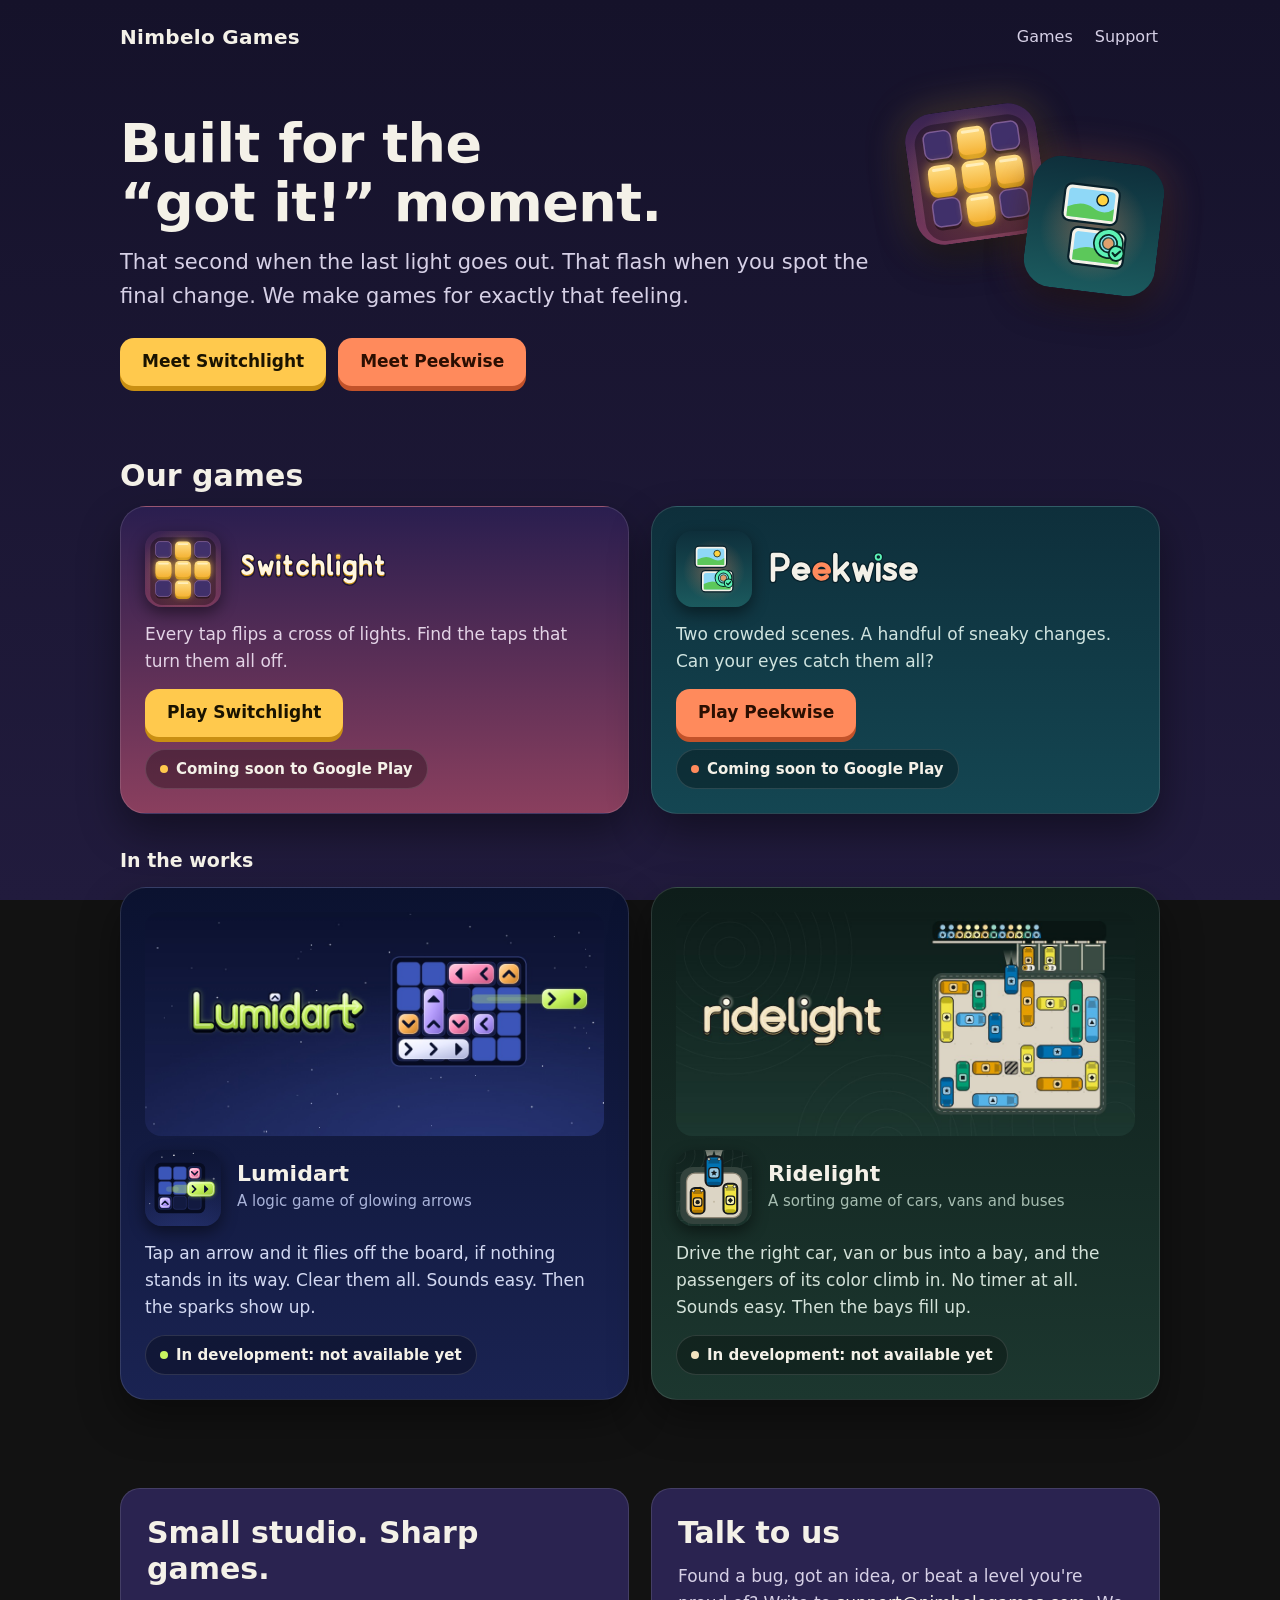
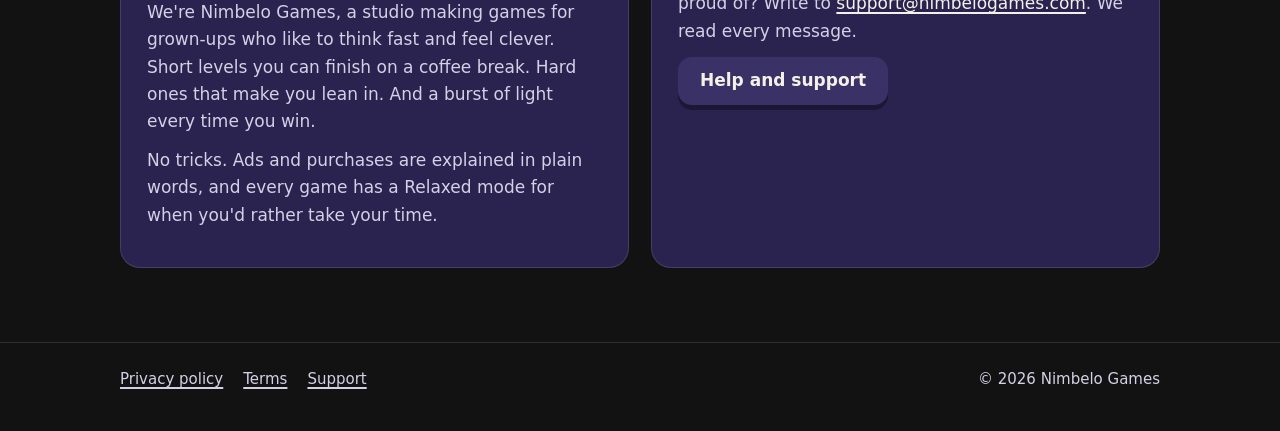
<file: index.html>
<!doctype html>
<html lang="en">
<head>
<meta charset="utf-8">
<meta name="viewport" content="width=device-width, initial-scale=1">
<title>Nimbelo Games: Switchlight and Peekwise</title>
<meta name="description" content="Two games built for that &quot;got it!&quot; moment. Switch off every light in Switchlight. Spot every sneaky change in Peekwise. Coming soon to Google Play. Next in the works: Lumidart and Ridelight.">
<meta name="theme-color" content="#15122A">
<link rel="icon" href="/assets/favicon.svg?v=a6698d24" type="image/svg+xml">
<link rel="stylesheet" href="/site.css?v=e7bec332">
</head>
<body class="studio">
<a class="skip" href="#main">Skip to content</a>
<header class="site-header"><div class="wrap">
  <a class="studio-name" href="/">Nimbelo Games</a>
  <nav class="site-nav" aria-label="Main"><a href="#games">Games</a><a href="/support/">Support</a></nav>
</div></header>

<main id="main">
  <div class="wrap hero">
    <div class="hero-icons" aria-hidden="true">
      <img class="sl" src="/assets/switchlight-icon.svg" alt="" width="120" height="120">
      <img class="pw" src="/assets/peekwise-icon-full.svg" alt="" width="120" height="120">
    </div>
    <h1>Built for the<br>&ldquo;got it!&rdquo; moment.</h1>
    <p class="lead">That second when the last light goes out. That flash when you spot the final change. We make games for exactly that feeling.</p>
    <div class="hero-actions"><a class="btn switchlight" href="/switchlight/">Meet Switchlight</a><a class="btn peekwise" href="/peekwise/">Meet Peekwise</a></div>
  </div>

  <section id="games" aria-labelledby="games-h"><div class="wrap">
    <h2 id="games-h">Our games</h2>
    <div class="games">
      <article class="game-card switchlight">
        <div class="head">
          <img class="icon" src="/assets/switchlight-icon.svg" alt="" width="76" height="76">
          <img class="wordmark" src="/assets/switchlight-wordmark.svg" alt="Switchlight" height="38">
        </div>
        <p>Every tap flips a cross of lights. Find the taps that turn them all off.</p>
        <div class="actions"><a class="btn" href="/switchlight/">Play Switchlight</a><span class="soon">Coming soon to Google Play</span></div>
      </article>
      <article class="game-card peekwise">
        <div class="head">
          <img class="icon" src="/assets/peekwise-icon-full.svg" alt="" width="76" height="76">
          <img class="wordmark" src="/assets/peekwise-wordmark-flat.svg" alt="Peekwise" height="38">
        </div>
        <p>Two crowded scenes. A handful of sneaky changes. Can your eyes catch them all?</p>
        <div class="actions"><a class="btn" href="/peekwise/">Play Peekwise</a><span class="soon">Coming soon to Google Play</span></div>
      </article>
    </div>
    <h3 id="next-h" class="next-h">In the works</h3>
    <div class="games next" aria-labelledby="next-h">
      <article class="game-card lumidart">
        <img class="banner" src="/assets/lumidart-feature.jpg" alt="" width="1024" height="500" loading="lazy">
        <div class="head">
          <img class="icon" src="/assets/lumidart-icon.svg" alt="" width="76" height="76">
          <div><h4 class="game-name">Lumidart</h4><span class="tag">A logic game of glowing arrows</span></div>
        </div>
        <p>Tap an arrow and it flies off the board, if nothing stands in its way. Clear them all. Sounds easy. Then the sparks show up.</p>
        <div class="actions"><span class="soon">In development: not available yet</span></div>
      </article>
      <article class="game-card ridelight">
        <img class="banner" src="/assets/ridelight-feature.jpg" alt="" width="1024" height="500" loading="lazy">
        <div class="head">
          <img class="icon" src="/assets/ridelight-icon.svg" alt="" width="76" height="76">
          <div><h4 class="game-name">Ridelight</h4><span class="tag">A sorting game of cars, vans and buses</span></div>
        </div>
        <p>Drive the right car, van or bus into a bay, and the passengers of its color climb in. No timer at all. Sounds easy. Then the bays fill up.</p>
        <div class="actions"><span class="soon">In development: not available yet</span></div>
      </article>
    </div>
  </div></section>

  <section aria-label="About and contact"><div class="wrap two">
    <div class="panel">
      <h2>Small studio. Sharp games.</h2>
      <p class="muted" style="color:var(--text2)">We're Nimbelo Games, a studio making games for grown-ups who like to think fast and feel clever. Short levels you can finish on a coffee break. Hard ones that make you lean in. And a burst of light every time you win.</p>
      <p class="sub">No tricks. Ads and purchases are explained in plain words, and every game has a Relaxed mode for when you'd rather take your time.</p>
    </div>
    <div class="panel">
      <h2>Talk to us</h2>
      <p style="color:var(--text2)">Found a bug, got an idea, or beat a level you're proud of? Write to <a href="mailto:support@nimbelogames.com">support@nimbelogames.com</a>. We read every message.</p>
      <a class="btn quiet" href="/support/">Help and support</a>
    </div>
  </div></section>
</main>

<footer class="site-footer"><div class="wrap">
  <nav aria-label="Footer"><a href="/privacy">Privacy policy</a><a href="/terms">Terms</a><a href="/support/">Support</a></nav>
  <span>© 2026 Nimbelo Games</span>
</div></footer>
</body>
</html>
</file>
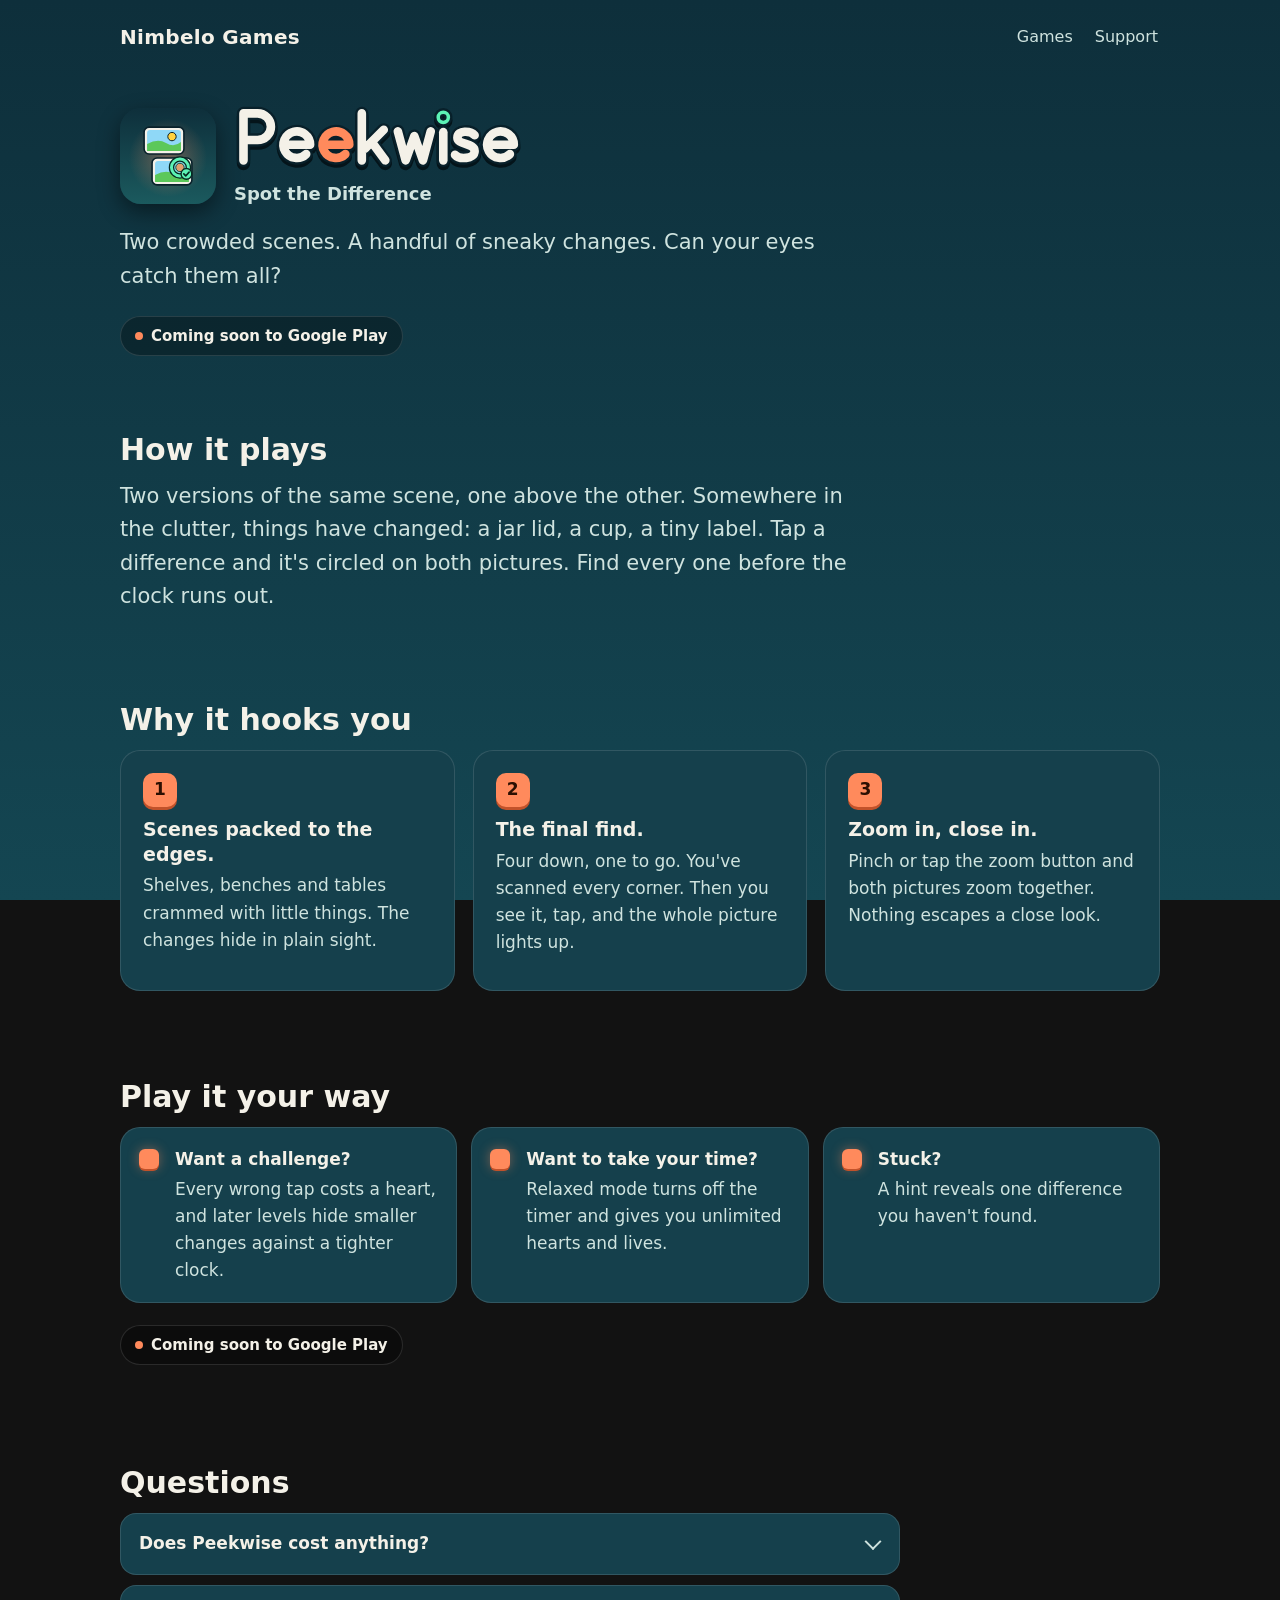
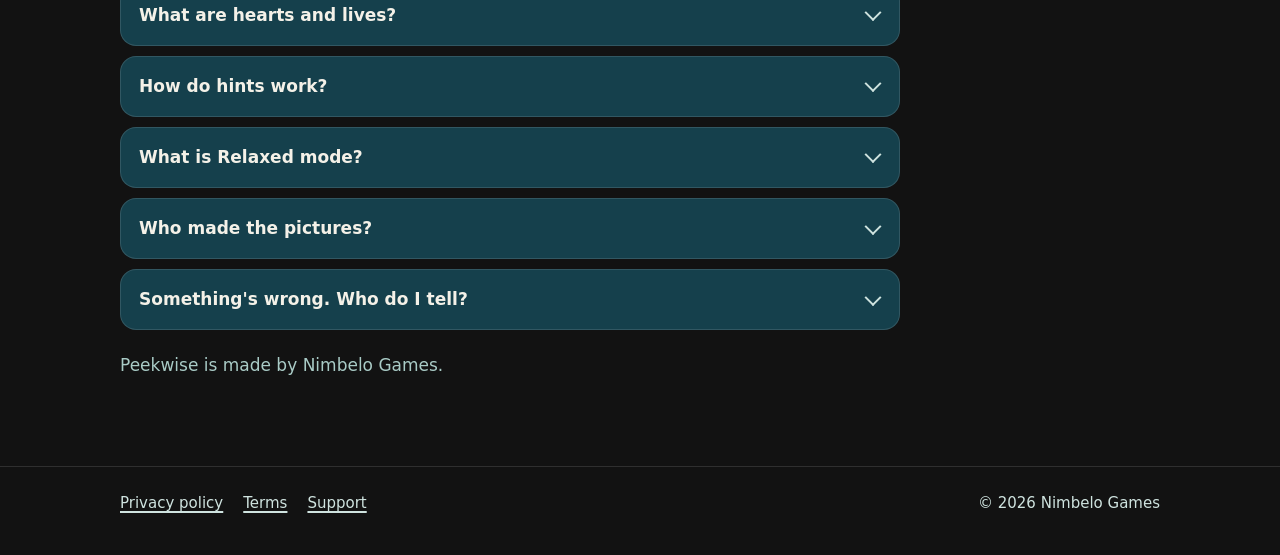
<file: peekwise/index.html>
<!doctype html>
<html lang="en">
<head>
<meta charset="utf-8">
<meta name="viewport" content="width=device-width, initial-scale=1">
<title>Peekwise: Spot the Difference | Nimbelo Games</title>
<meta name="description" content="Two crowded scenes. A handful of sneaky changes. Zoom in, beat the clock and catch every one. Peekwise, a spot the difference game, coming to Google Play.">
<meta name="theme-color" content="#0E2F3B">
<link rel="icon" href="/assets/favicon.svg?v=a6698d24" type="image/svg+xml">
<link rel="stylesheet" href="/site.css?v=e7bec332">
</head>
<body class="peekwise">
<a class="skip" href="#main">Skip to content</a>
<header class="site-header"><div class="wrap">
  <a class="studio-name" href="/">Nimbelo Games</a>
  <nav class="site-nav" aria-label="Main"><a href="/#games">Games</a><a href="/support/">Support</a></nav>
</div></header>

<main id="main">
  <div class="wrap game-hero">
    <div>
      <div class="id">
        <img class="icon" src="/assets/peekwise-icon-full.svg" alt="Peekwise app icon" width="96" height="96">
        <div><img class="wordmark" src="/assets/peekwise-wordmark.svg" alt="Peekwise" height="72"><p class="subtitle">Spot the Difference</p></div>
      </div>
      <h1 class="sr-h1">Peekwise: Spot the Difference</h1>
      <p class="lead">Two crowded scenes. A handful of sneaky changes. Can your eyes catch them all?</p>
      <p style="margin-top:22px"><span class="soon">Coming soon to Google Play</span></p>
    </div>
    <div class="shot pending" role="img" aria-label="Peekwise game screen">Real game screenshot<br>(storyboard frame 1: a level in play)</div>
  </div>

  <section aria-labelledby="how"><div class="wrap">
    <h2 id="how">How it plays</h2>
    <p class="lead">Two versions of the same scene, one above the other. Somewhere in the clutter, things have changed: a jar lid, a cup, a tiny label. Tap a difference and it's circled on both pictures. Find every one before the clock runs out.</p>
  </div></section>

  <section aria-labelledby="why"><div class="wrap">
    <h2 id="why">Why it hooks you</h2>
    <div class="points">
      <div class="point"><div><span class="num">1</span><h3>Scenes packed to the edges.</h3><p style="color:var(--text2)">Shelves, benches and tables crammed with little things. The changes hide in plain sight.</p></div>
        <div class="shot pending" role="img" aria-label="A busy scene">Real screenshot<br>(frame 2: busy scene)</div></div>
      <div class="point"><div><span class="num">2</span><h3>The final find.</h3><p style="color:var(--text2)">Four down, one to go. You've scanned every corner. Then you see it, tap, and the whole picture lights up.</p></div>
        <div class="shot pending" role="img" aria-label="Both pictures zoomed in">Real screenshot<br>(frame 3: zoom)</div></div>
      <div class="point"><div><span class="num">3</span><h3>Zoom in, close in.</h3><p style="color:var(--text2)">Pinch or tap the zoom button and both pictures zoom together. Nothing escapes a close look.</p></div>
        <div class="shot pending" role="img" aria-label="A hint marking one difference">Real screenshot<br>(frame 4: hint)</div></div>
    </div>
  </div></section>

  <section aria-labelledby="ways"><div class="wrap">
    <h2 id="ways">Play it your way</h2>
    <ul class="ways"><li><strong>Want a challenge?</strong> Every wrong tap costs a heart, and later levels hide smaller changes against a tighter clock.</li><li><strong>Want to take your time?</strong> Relaxed mode turns off the timer and gives you unlimited hearts and lives.</li><li><strong>Stuck?</strong> A hint reveals one difference you haven't found.</li></ul>
    <p class="ways-soon"><span class="soon">Coming soon to Google Play</span></p>
  </div></section>

  <section aria-labelledby="faq-h"><div class="wrap">
    <h2 id="faq-h">Questions</h2>
    <div class="faq">
      <details><summary>Does Peekwise cost anything?</summary><div class="a"><p>It's free to download and play, with ads between levels and optional purchases. A one-time purchase removes the ads between levels. Ads you choose to watch for a reward stay available.</p></div></details>
      <details><summary>What are hearts and lives?</summary><div class="a"><p>Hearts belong to one level: a wrong tap costs a heart. Lives are shared across the game: giving up on a level (out of hearts or out of time) costs a life. Lives refill over time.</p></div></details>
      <details><summary>How do hints work?</summary><div class="a"><p>A hint reveals one difference you haven't found. You get hints from Daily Rewards and the prize wheel, or you can use coins or watch an ad.</p></div></details>
      <details><summary>What is Relaxed mode?</summary><div class="a"><p>A setting that turns off the timer and gives you unlimited hearts and lives, so levels can't be lost.</p></div></details>
      <details><summary>Who made the pictures?</summary><div class="a"><p>The scenes, and some of the changes in them, were made with the help of AI. We choose every difference, check each one, and test every level with our own tools.</p></div></details>
      <details><summary>Something's wrong. Who do I tell?</summary><div class="a"><p>Write to <a href="mailto:support@nimbelogames.com">support@nimbelogames.com</a>, or see the <a href="/support/">support page</a>.</p></div></details>
    </div>
    <p class="muted" style="margin-top:22px">Peekwise is made by Nimbelo Games.</p>
  </div></section>
</main>

<footer class="site-footer"><div class="wrap">
  <nav aria-label="Footer"><a href="/privacy">Privacy policy</a><a href="/terms">Terms</a><a href="/support/">Support</a></nav>
  <span>© 2026 Nimbelo Games</span>
</div></footer>
</body>
</html>
</file>
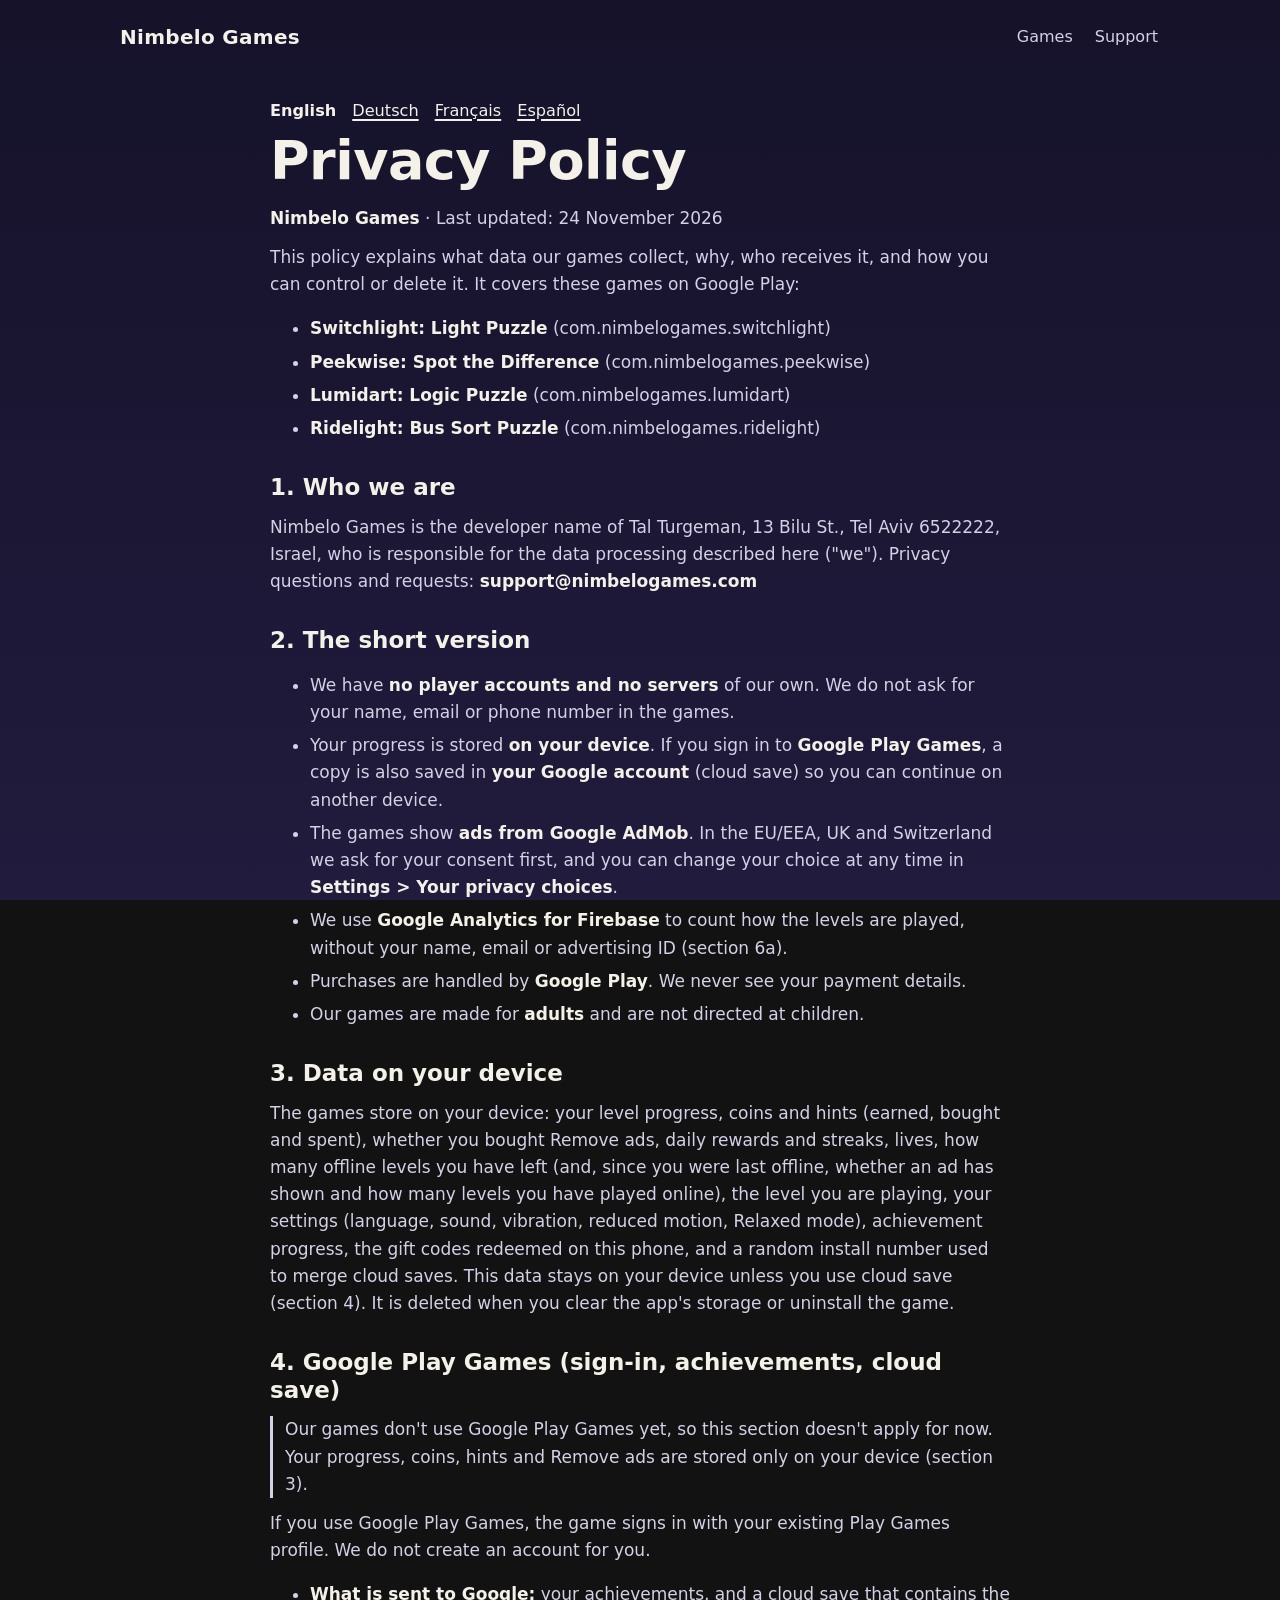
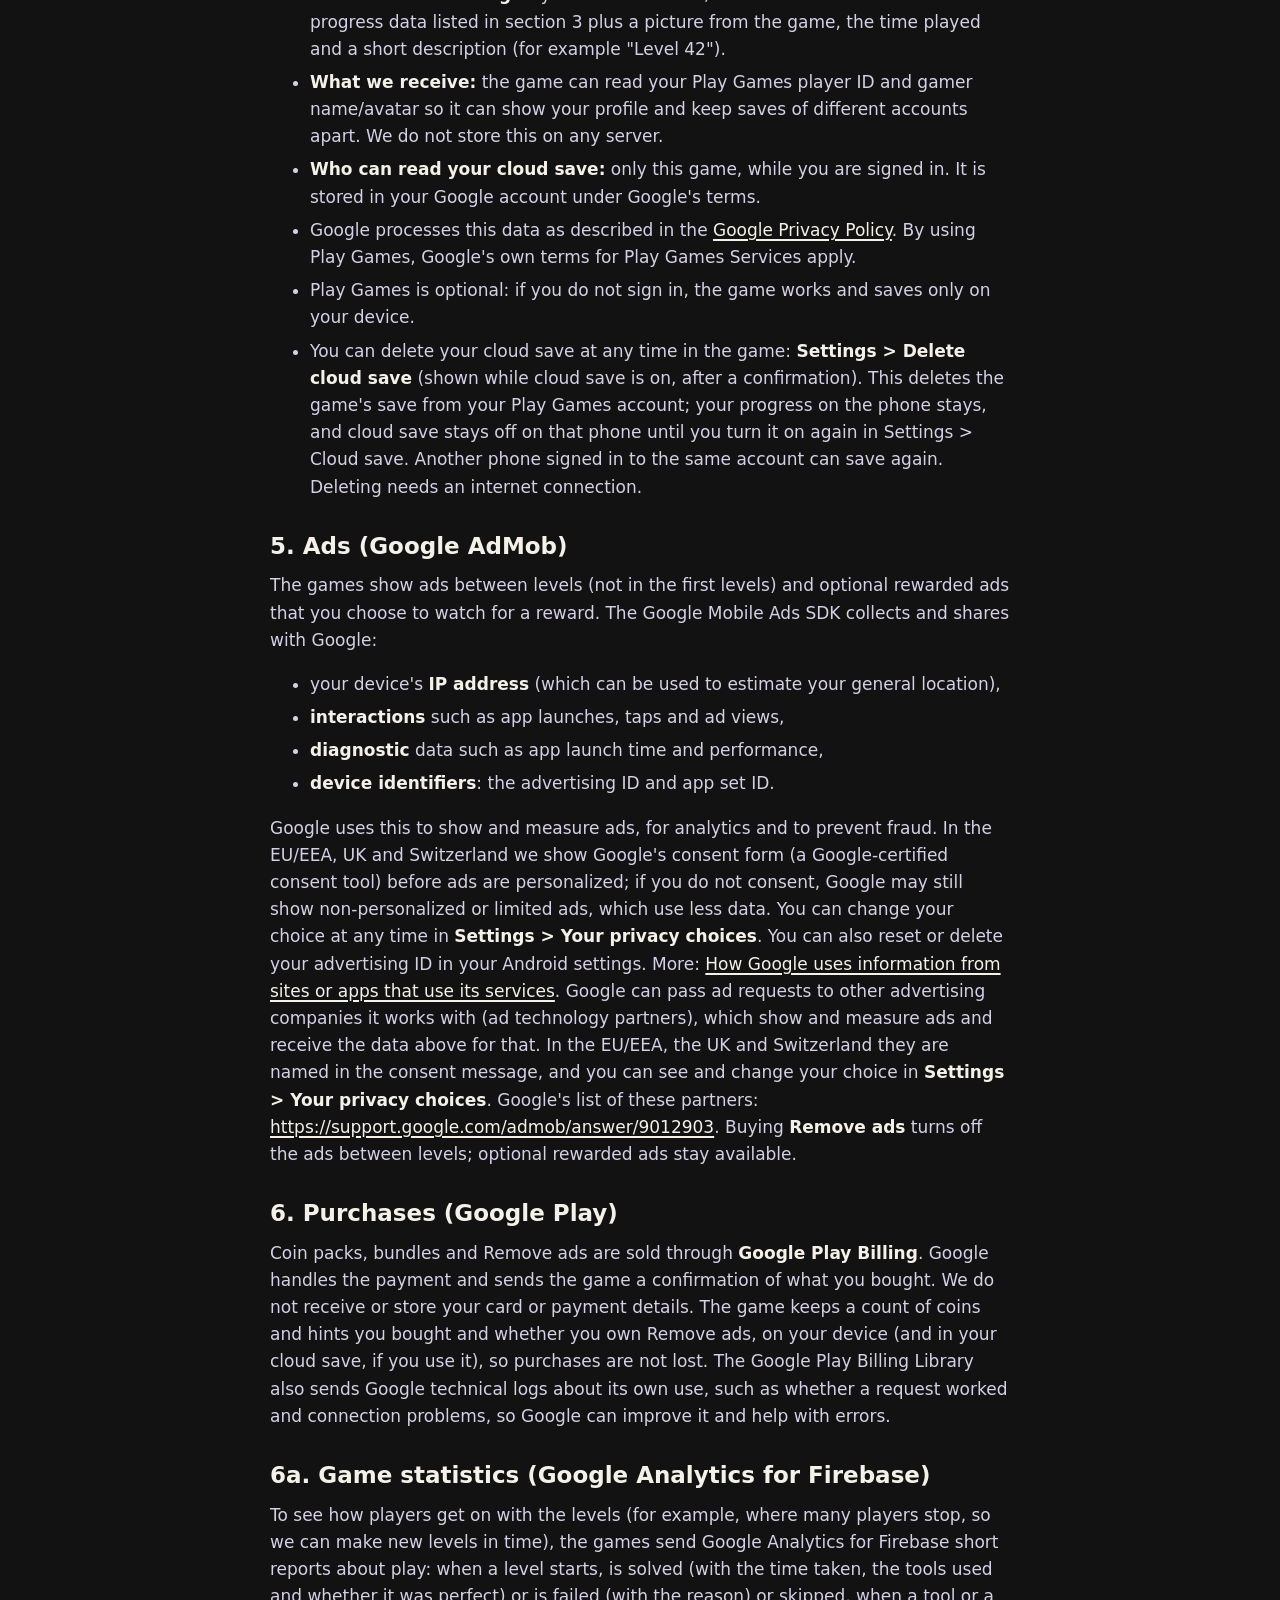
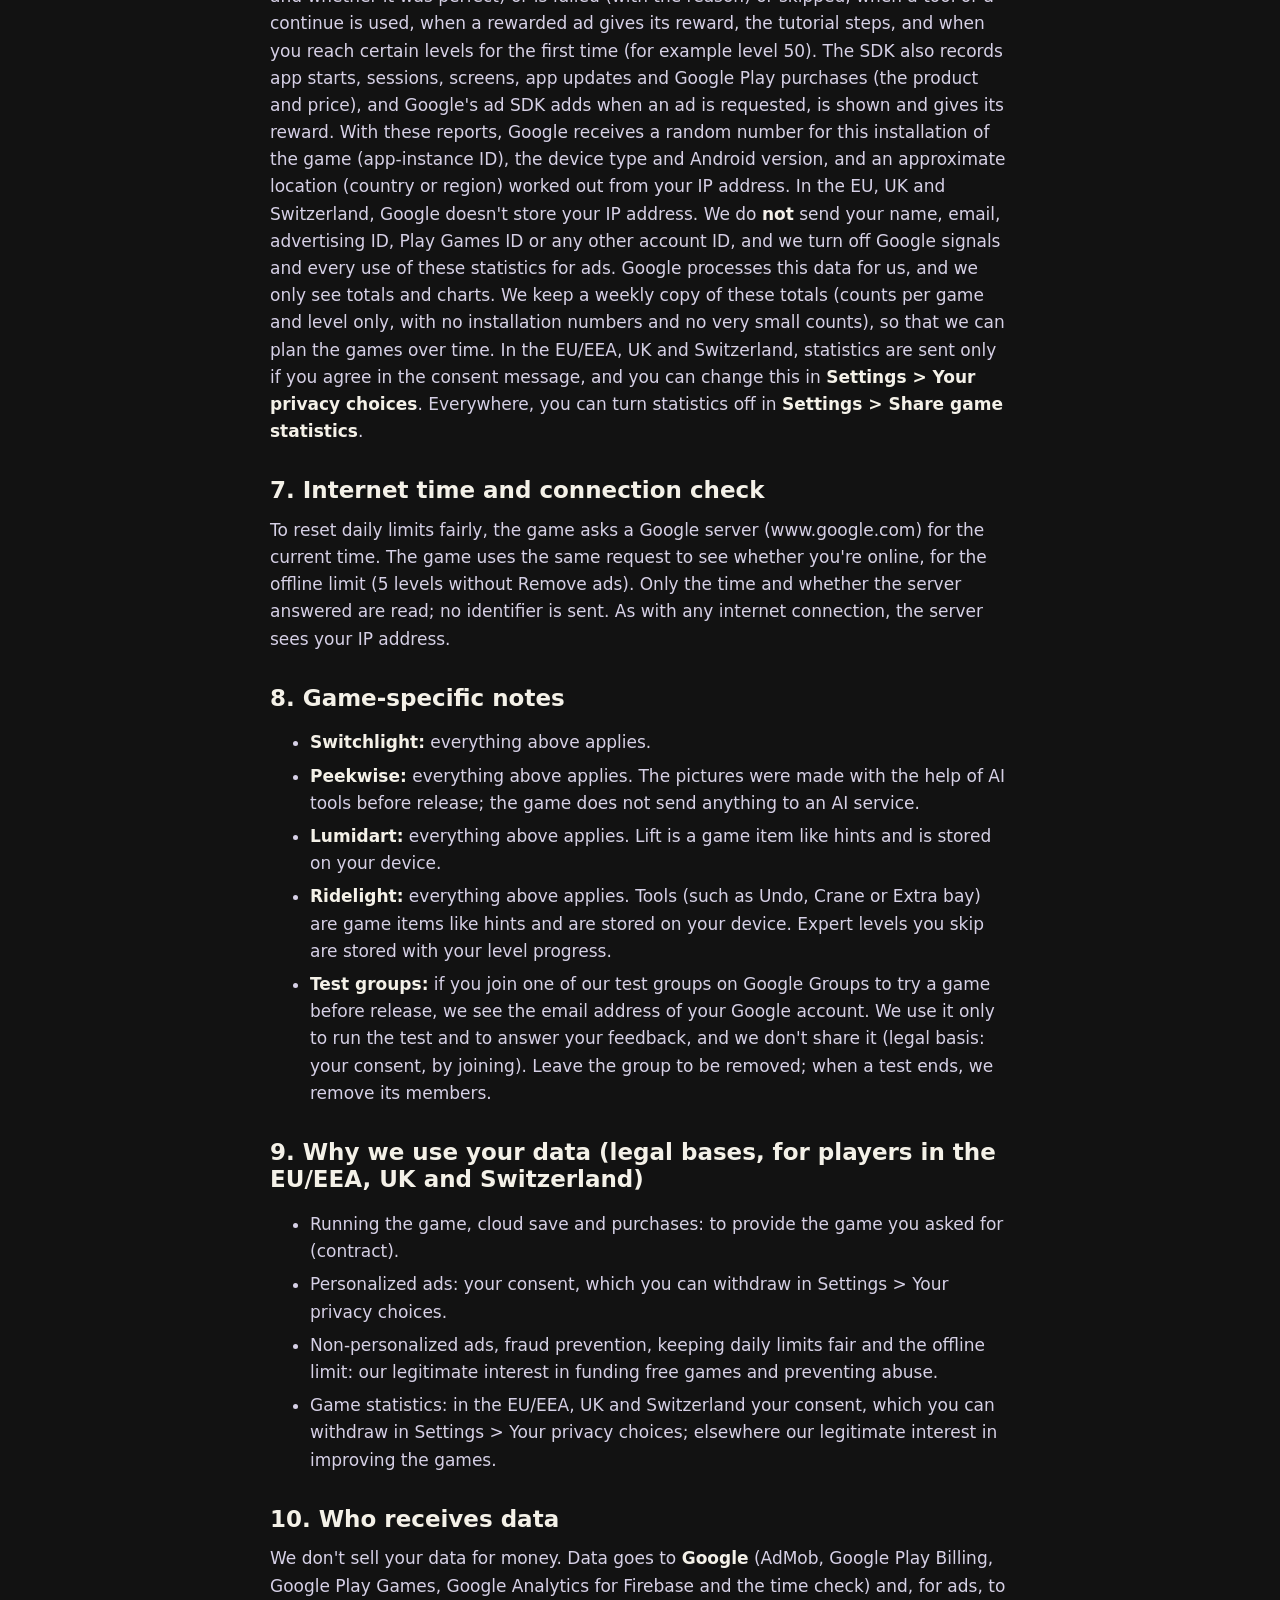
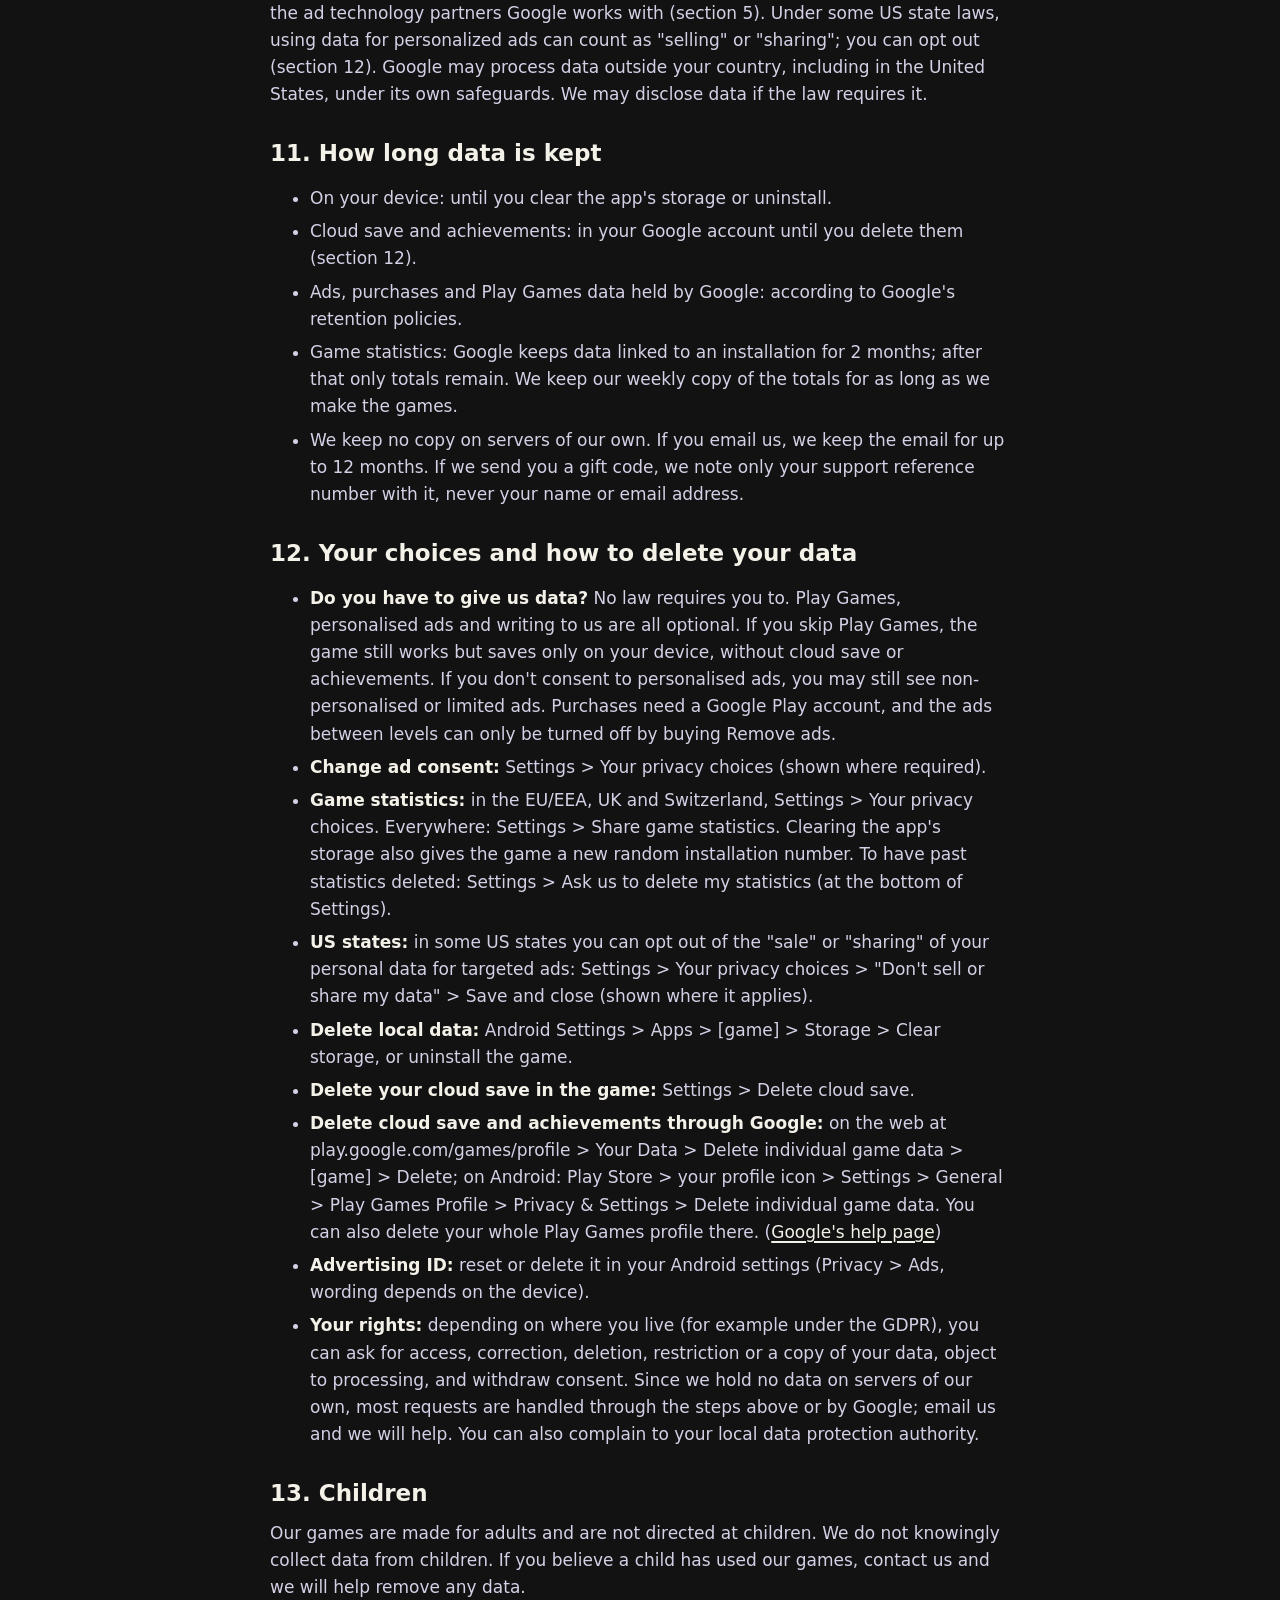
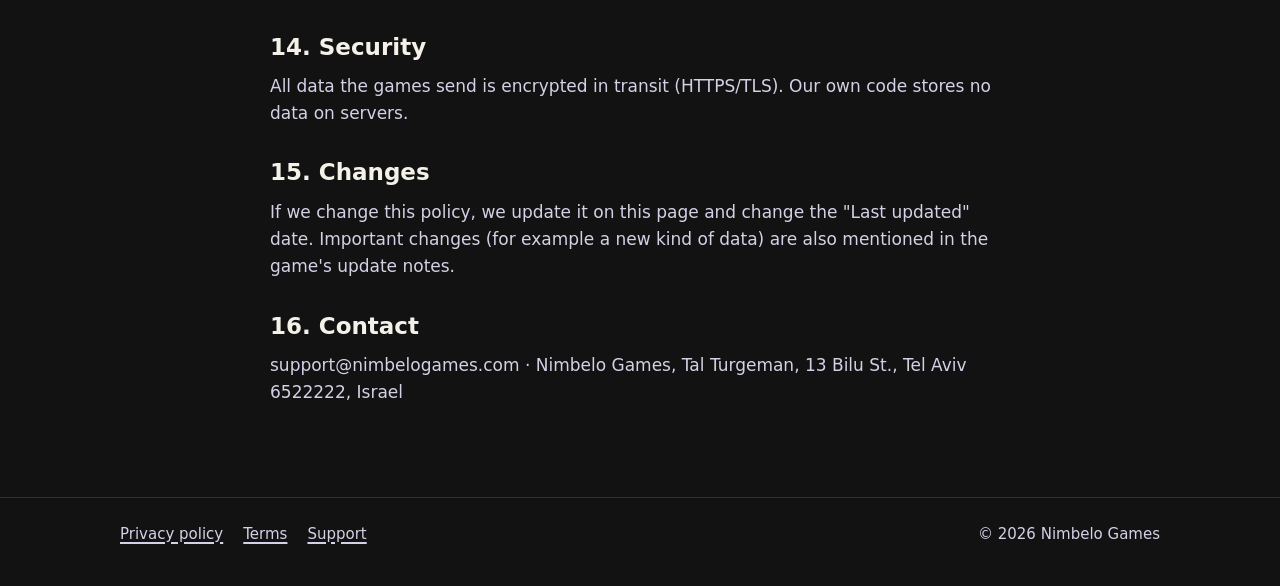
<file: privacy/index.html>
<!doctype html>
<html lang="en">
<head>
<meta charset="utf-8">
<meta name="viewport" content="width=device-width, initial-scale=1">
<title>Privacy Policy | Nimbelo Games</title>
<meta name="theme-color" content="#15122A">
<link rel="icon" href="/assets/favicon.svg?v=a6698d24" type="image/svg+xml">
<link rel="stylesheet" href="/site.css?v=e7bec332">
</head>
<body class="studio">
<a class="skip" href="#main">Skip to content</a>
<header class="site-header"><div class="wrap">
  <a class="studio-name" href="/">Nimbelo Games</a>
  <nav class="site-nav" aria-label="Main"><a href="#games">Games</a><a href="/support/">Support</a></nav>
</div></header>
<main id="main"><div class="wrap legal">
<nav class="langs" aria-label="Language"><a href="/privacy/" hreflang="en" lang="en" aria-current="page">English</a> <a href="/privacy/de/" hreflang="de" lang="de">Deutsch</a> <a href="/privacy/fr/" hreflang="fr" lang="fr">Français</a> <a href="/privacy/es/" hreflang="es" lang="es">Español</a></nav>
<h1>Privacy Policy</h1>
<p><strong>Nimbelo Games</strong> · Last updated: 24 November 2026</p>
<p>This policy explains what data our games collect, why, who receives it, and how you can control or delete it. It covers these games on Google Play:</p>
<ul><li><strong>Switchlight: Light Puzzle</strong> (com.nimbelogames.switchlight)</li><li><strong>Peekwise: Spot the Difference</strong> (com.nimbelogames.peekwise)</li><li><strong>Lumidart: Logic Puzzle</strong> (com.nimbelogames.lumidart)</li><li><strong>Ridelight: Bus Sort Puzzle</strong> (com.nimbelogames.ridelight)</li></ul>
<h2 id="s1">1. Who we are</h2>
<p>Nimbelo Games is the developer name of Tal Turgeman, 13 Bilu St., Tel Aviv 6522222, Israel, who is responsible for the data processing described here ("we"). Privacy questions and requests: <strong>support@nimbelogames.com</strong></p>
<h2 id="s2">2. The short version</h2>
<ul><li>We have <strong>no player accounts and no servers</strong> of our own. We do not ask for your name, email or phone number in the games.</li><li>Your progress is stored <strong>on your device</strong>. If you sign in to <strong>Google Play Games</strong>, a copy is also saved in <strong>your Google account</strong> (cloud save) so you can continue on another device.</li><li>The games show <strong>ads from Google AdMob</strong>. In the EU/EEA, UK and Switzerland we ask for your consent first, and you can change your choice at any time in <strong>Settings &gt; Your privacy choices</strong>.</li><li>We use <strong>Google Analytics for Firebase</strong> to count how the levels are played, without your name, email or advertising ID (section 6a).</li><li>Purchases are handled by <strong>Google Play</strong>. We never see your payment details.</li><li>Our games are made for <strong>adults</strong> and are not directed at children.</li></ul>
<h2 id="s3">3. Data on your device</h2>
<p>The games store on your device: your level progress, coins and hints (earned, bought and spent), whether you bought Remove ads, daily rewards and streaks, lives, how many offline levels you have left (and, since you were last offline, whether an ad has shown and how many levels you have played online), the level you are playing, your settings (language, sound, vibration, reduced motion, Relaxed mode), achievement progress, the gift codes redeemed on this phone, and a random install number used to merge cloud saves. This data stays on your device unless you use cloud save (section 4). It is deleted when you clear the app's storage or uninstall the game.</p>
<h2 id="s4">4. Google Play Games (sign-in, achievements, cloud save)</h2>
<p class="note">Our games don't use Google Play Games yet, so this section doesn't apply for now. Your progress, coins, hints and Remove ads are stored only on your device (section 3).</p>
<p>If you use Google Play Games, the game signs in with your existing Play Games profile. We do not create an account for you.</p>
<ul><li><strong>What is sent to Google:</strong> your achievements, and a cloud save that contains the progress data listed in section 3 plus a picture from the game, the time played and a short description (for example "Level 42").</li><li><strong>What we receive:</strong> the game can read your Play Games player ID and gamer name/avatar so it can show your profile and keep saves of different accounts apart. We do not store this on any server.</li><li><strong>Who can read your cloud save:</strong> only this game, while you are signed in. It is stored in your Google account under Google's terms.</li><li>Google processes this data as described in the <a href="https://policies.google.com/privacy">Google Privacy Policy</a>. By using Play Games, Google's own terms for Play Games Services apply.</li><li>Play Games is optional: if you do not sign in, the game works and saves only on your device.</li><li>You can delete your cloud save at any time in the game: <strong>Settings &gt; Delete cloud save</strong> (shown while cloud save is on, after a confirmation). This deletes the game's save from your Play Games account; your progress on the phone stays, and cloud save stays off on that phone until you turn it on again in Settings &gt; Cloud save. Another phone signed in to the same account can save again. Deleting needs an internet connection.</li></ul>
<h2 id="s5">5. Ads (Google AdMob)</h2>
<p>The games show ads between levels (not in the first levels) and optional rewarded ads that you choose to watch for a reward. The Google Mobile Ads SDK collects and shares with Google:</p>
<ul><li>your device's <strong>IP address</strong> (which can be used to estimate your general location),</li><li><strong>interactions</strong> such as app launches, taps and ad views,</li><li><strong>diagnostic</strong> data such as app launch time and performance,</li><li><strong>device identifiers</strong>: the advertising ID and app set ID.</li></ul>
<p>Google uses this to show and measure ads, for analytics and to prevent fraud. In the EU/EEA, UK and Switzerland we show Google's consent form (a Google-certified consent tool) before ads are personalized; if you do not consent, Google may still show non-personalized or limited ads, which use less data. You can change your choice at any time in <strong>Settings &gt; Your privacy choices</strong>. You can also reset or delete your advertising ID in your Android settings. More: <a href="https://policies.google.com/technologies/partner-sites">How Google uses information from sites or apps that use its services</a>. Google can pass ad requests to other advertising companies it works with (ad technology partners), which show and measure ads and receive the data above for that. In the EU/EEA, the UK and Switzerland they are named in the consent message, and you can see and change your choice in <strong>Settings &gt; Your privacy choices</strong>. Google's list of these partners: <a href="https://support.google.com/admob/answer/9012903?hl=en">https://support.google.com/admob/answer/9012903</a>. Buying <strong>Remove ads</strong> turns off the ads between levels; optional rewarded ads stay available.</p>
<h2 id="s6">6. Purchases (Google Play)</h2>
<p>Coin packs, bundles and Remove ads are sold through <strong>Google Play Billing</strong>. Google handles the payment and sends the game a confirmation of what you bought. We do not receive or store your card or payment details. The game keeps a count of coins and hints you bought and whether you own Remove ads, on your device (and in your cloud save, if you use it), so purchases are not lost. The Google Play Billing Library also sends Google technical logs about its own use, such as whether a request worked and connection problems, so Google can improve it and help with errors.</p>
<h2>6a. Game statistics (Google Analytics for Firebase)</h2>
<p>To see how players get on with the levels (for example, where many players stop, so we can make new levels in time), the games send Google Analytics for Firebase short reports about play: when a level starts, is solved (with the time taken, the tools used and whether it was perfect) or is failed (with the reason) or skipped, when a tool or a continue is used, when a rewarded ad gives its reward, the tutorial steps, and when you reach certain levels for the first time (for example level 50). The SDK also records app starts, sessions, screens, app updates and Google Play purchases (the product and price), and Google's ad SDK adds when an ad is requested, is shown and gives its reward. With these reports, Google receives a random number for this installation of the game (app-instance ID), the device type and Android version, and an approximate location (country or region) worked out from your IP address. In the EU, UK and Switzerland, Google doesn't store your IP address. We do <strong>not</strong> send your name, email, advertising ID, Play Games ID or any other account ID, and we turn off Google signals and every use of these statistics for ads. Google processes this data for us, and we only see totals and charts. We keep a weekly copy of these totals (counts per game and level only, with no installation numbers and no very small counts), so that we can plan the games over time. In the EU/EEA, UK and Switzerland, statistics are sent only if you agree in the consent message, and you can change this in <strong>Settings &gt; Your privacy choices</strong>. Everywhere, you can turn statistics off in <strong>Settings &gt; Share game statistics</strong>.</p>
<h2 id="s7">7. Internet time and connection check</h2>
<p>To reset daily limits fairly, the game asks a Google server (www.google.com) for the current time. The game uses the same request to see whether you're online, for the offline limit (5 levels without Remove ads). Only the time and whether the server answered are read; no identifier is sent. As with any internet connection, the server sees your IP address.</p>
<h2 id="s8">8. Game-specific notes</h2>
<ul><li><strong>Switchlight:</strong> everything above applies.</li><li><strong>Peekwise:</strong> everything above applies. The pictures were made with the help of AI tools before release; the game does not send anything to an AI service.</li><li><strong>Lumidart:</strong> everything above applies. Lift is a game item like hints and is stored on your device.</li><li><strong>Ridelight:</strong> everything above applies. Tools (such as Undo, Crane or Extra bay) are game items like hints and are stored on your device. Expert levels you skip are stored with your level progress.</li><li><strong>Test groups:</strong> if you join one of our test groups on Google Groups to try a game before release, we see the email address of your Google account. We use it only to run the test and to answer your feedback, and we don't share it (legal basis: your consent, by joining). Leave the group to be removed; when a test ends, we remove its members.</li></ul>
<h2 id="s9">9. Why we use your data (legal bases, for players in the EU/EEA, UK and Switzerland)</h2>
<ul><li>Running the game, cloud save and purchases: to provide the game you asked for (contract).</li><li>Personalized ads: your consent, which you can withdraw in Settings &gt; Your privacy choices.</li><li>Non-personalized ads, fraud prevention, keeping daily limits fair and the offline limit: our legitimate interest in funding free games and preventing abuse.</li><li>Game statistics: in the EU/EEA, UK and Switzerland your consent, which you can withdraw in Settings &gt; Your privacy choices; elsewhere our legitimate interest in improving the games.</li></ul>
<h2 id="s10">10. Who receives data</h2>
<p>We don't sell your data for money. Data goes to <strong>Google</strong> (AdMob, Google Play Billing, Google Play Games, Google Analytics for Firebase and the time check) and, for ads, to the ad technology partners Google works with (section 5). Under some US state laws, using data for personalized ads can count as "selling" or "sharing"; you can opt out (section 12). Google may process data outside your country, including in the United States, under its own safeguards. We may disclose data if the law requires it.</p>
<h2 id="s11">11. How long data is kept</h2>
<ul><li>On your device: until you clear the app's storage or uninstall.</li><li>Cloud save and achievements: in your Google account until you delete them (section 12).</li><li>Ads, purchases and Play Games data held by Google: according to Google's retention policies.</li><li>Game statistics: Google keeps data linked to an installation for 2 months; after that only totals remain. We keep our weekly copy of the totals for as long as we make the games.</li><li>We keep no copy on servers of our own. If you email us, we keep the email for up to 12 months. If we send you a gift code, we note only your support reference number with it, never your name or email address.</li></ul>
<h2 id="delete">12. Your choices and how to delete your data</h2>
<ul><li><strong>Do you have to give us data?</strong> No law requires you to. Play Games, personalised ads and writing to us are all optional. If you skip Play Games, the game still works but saves only on your device, without cloud save or achievements. If you don't consent to personalised ads, you may still see non-personalised or limited ads. Purchases need a Google Play account, and the ads between levels can only be turned off by buying Remove ads.</li><li><strong>Change ad consent:</strong> Settings &gt; Your privacy choices (shown where required).</li><li><strong>Game statistics:</strong> in the EU/EEA, UK and Switzerland, Settings &gt; Your privacy choices. Everywhere: Settings &gt; Share game statistics. Clearing the app's storage also gives the game a new random installation number. To have past statistics deleted: Settings &gt; Ask us to delete my statistics (at the bottom of Settings).</li><li><strong>US states:</strong> in some US states you can opt out of the "sale" or "sharing" of your personal data for targeted ads: Settings &gt; Your privacy choices &gt; "Don't sell or share my data" &gt; Save and close (shown where it applies).</li><li><strong>Delete local data:</strong> Android Settings &gt; Apps &gt; [game] &gt; Storage &gt; Clear storage, or uninstall the game.</li><li><strong>Delete your cloud save in the game:</strong> Settings &gt; Delete cloud save.</li><li><strong>Delete cloud save and achievements through Google:</strong> on the web at play.google.com/games/profile &gt; Your Data &gt; Delete individual game data &gt; [game] &gt; Delete; on Android: Play Store &gt; your profile icon &gt; Settings &gt; General &gt; Play Games Profile &gt; Privacy &amp; Settings &gt; Delete individual game data. You can also delete your whole Play Games profile there. (<a href="https://support.google.com/googleplay/answer/9130646">Google's help page</a>)</li><li><strong>Advertising ID:</strong> reset or delete it in your Android settings (Privacy &gt; Ads, wording depends on the device).</li><li><strong>Your rights:</strong> depending on where you live (for example under the GDPR), you can ask for access, correction, deletion, restriction or a copy of your data, object to processing, and withdraw consent. Since we hold no data on servers of our own, most requests are handled through the steps above or by Google; email us and we will help. You can also complain to your local data protection authority.</li></ul>
<h2 id="s13">13. Children</h2>
<p>Our games are made for adults and are not directed at children. We do not knowingly collect data from children. If you believe a child has used our games, contact us and we will help remove any data.</p>
<h2 id="s14">14. Security</h2>
<p>All data the games send is encrypted in transit (HTTPS/TLS). Our own code stores no data on servers.</p>
<h2 id="s15">15. Changes</h2>
<p>If we change this policy, we update it on this page and change the "Last updated" date. Important changes (for example a new kind of data) are also mentioned in the game's update notes.</p>
<h2 id="s16">16. Contact</h2>
<p>support@nimbelogames.com · Nimbelo Games, Tal Turgeman, 13 Bilu St., Tel Aviv 6522222, Israel</p>
</div></main>
<footer class="site-footer"><div class="wrap">
  <nav aria-label="Footer"><a href="/privacy">Privacy policy</a><a href="/terms">Terms</a><a href="/support/">Support</a></nav>
  <span>© 2026 Nimbelo Games</span>
</div></footer>
</body>
</html>
</file>
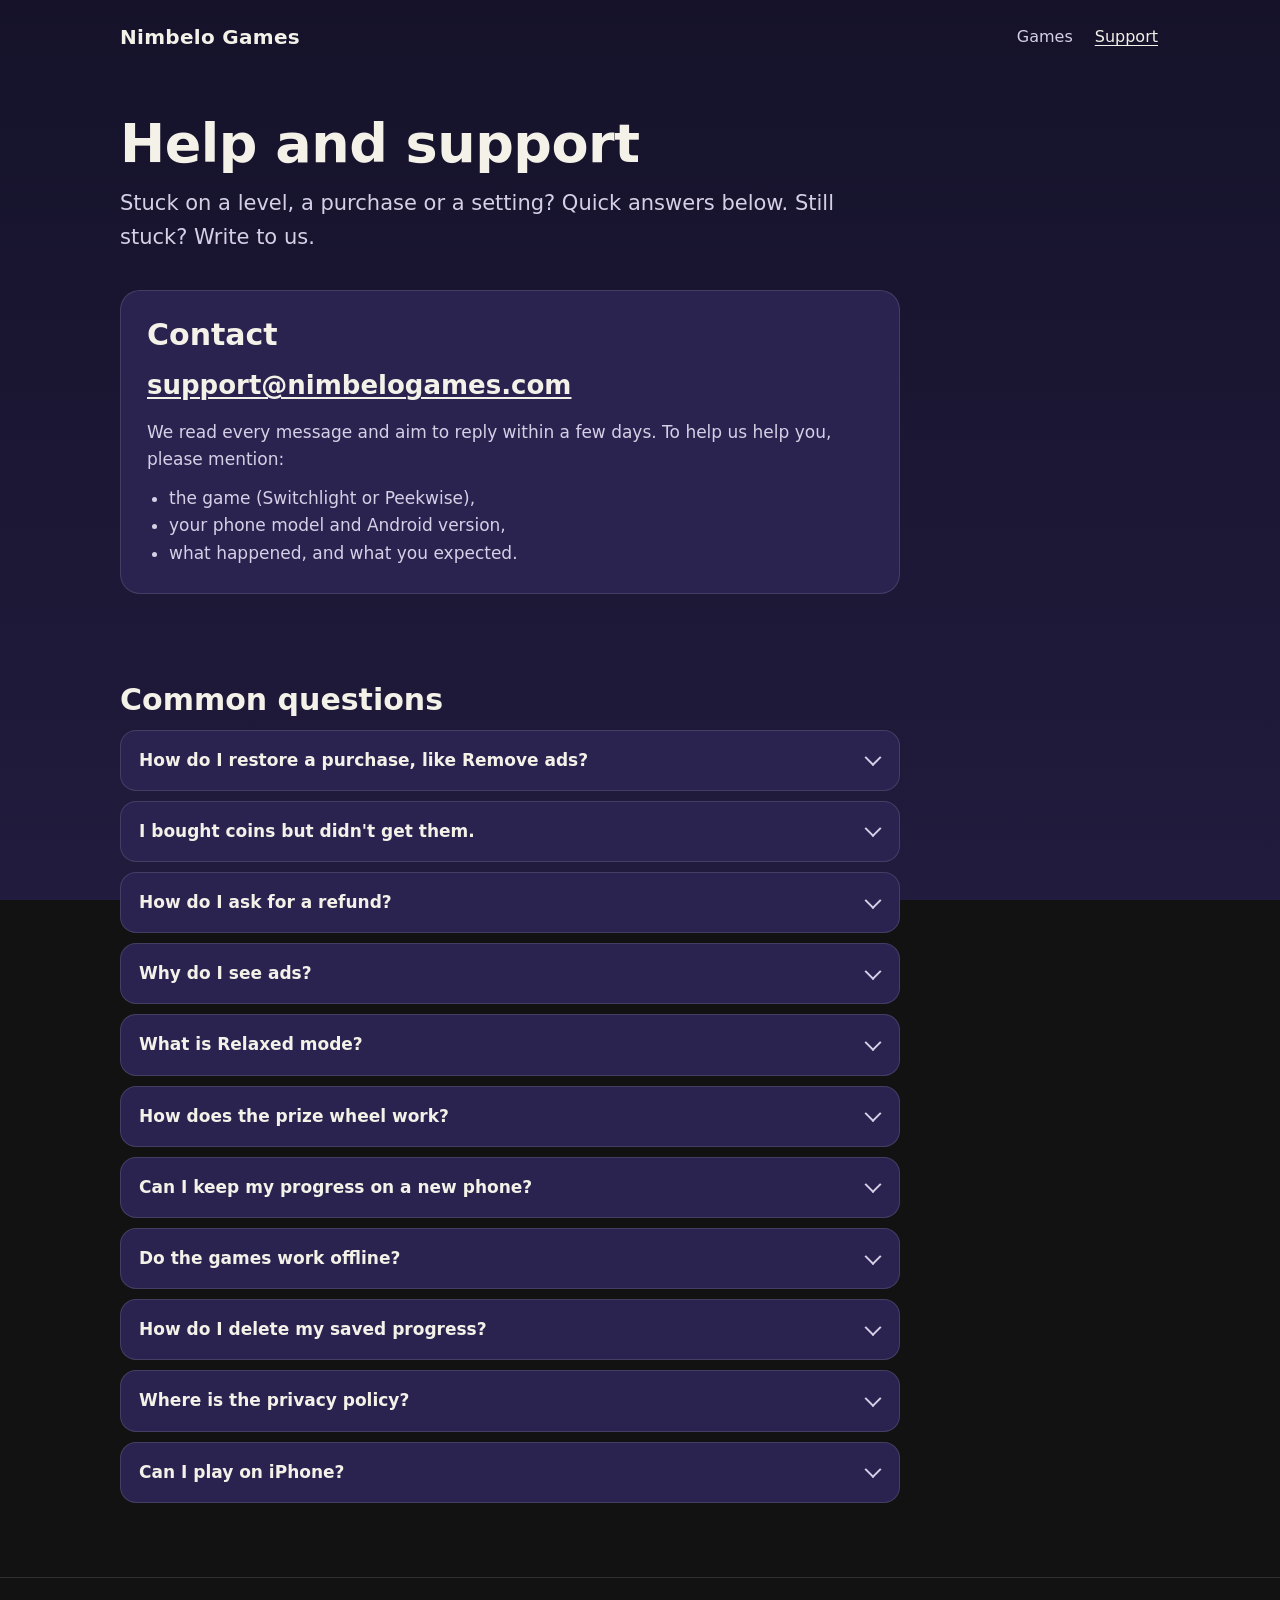
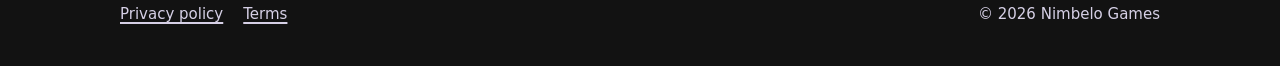
<file: support/index.html>
<!doctype html>
<html lang="en">
<head>
<meta charset="utf-8">
<meta name="viewport" content="width=device-width, initial-scale=1">
<title>Help and support | Nimbelo Games</title>
<meta name="description" content="Help for Switchlight and Peekwise: restore purchases, ads, hints, cloud save, privacy and how to contact Nimbelo Games.">
<meta name="theme-color" content="#15122A">
<link rel="icon" href="/assets/favicon.svg?v=a6698d24" type="image/svg+xml">
<link rel="stylesheet" href="/site.css?v=e7bec332">
</head>
<body class="studio">
<a class="skip" href="#main">Skip to content</a>
<header class="site-header"><div class="wrap">
  <a class="studio-name" href="/">Nimbelo Games</a>
  <nav class="site-nav" aria-label="Main"><a href="/#games">Games</a><a href="/support/" aria-current="page">Support</a></nav>
</div></header>

<main id="main">
  <div class="wrap hero">
    <h1>Help and support</h1>
    <p class="lead">Stuck on a level, a purchase or a setting? Quick answers below. Still stuck? Write to us.</p>
  </div>

  <section aria-labelledby="contact-h" style="padding-top:8px"><div class="wrap">
    <div class="panel" style="max-width:780px">
      <h2 id="contact-h">Contact</h2>
      <p class="mail"><a href="mailto:support@nimbelogames.com">support@nimbelogames.com</a></p>
      <p style="color:var(--text2)">We read every message and aim to reply within a few days. To help us help you, please mention:</p>
      <ul class="checklist">
        <li>the game (Switchlight or Peekwise),</li>
        <li>your phone model and Android version,</li>
        <li>what happened, and what you expected.</li>
      </ul>
    </div>
  </div></section>

  <section aria-labelledby="faq-h"><div class="wrap">
    <h2 id="faq-h">Common questions</h2>
    <div class="faq">
      <details><summary>How do I restore a purchase, like Remove ads?</summary><div class="a"><p>Open the game, go to Settings and tap Restore purchases. Use the same Google account you bought it with. Restore purchases brings back Remove ads. Coins and hints stay with your progress on your phone; cloud save, when it arrives, will let you move them to a new phone.</p></div></details>
      <details><summary>I bought coins but didn't get them.</summary><div class="a"><p>Close and reopen the game with an internet connection, or tap Restore purchases in Settings. If the coins still don't appear, write to us with the date of purchase and the order number from your Google Play receipt email.</p></div></details>
      <details><summary>How do I ask for a refund?</summary><div class="a"><p>Use <a href="https://support.google.com/googleplay/answer/15574897">Google Play's refund request</a>. If it's been more than 48 hours since you bought it, write to us with your Google Play order number.</p></div></details>
      <details><summary>Why do I see ads?</summary><div class="a"><p>Ads help keep the games free. Ads between levels start after the first few levels and can be removed with a one-time purchase. Ads that give you a reward, such as a free hint, are always your choice.</p></div></details>
      <details><summary>What is Relaxed mode?</summary><div class="a"><p>A setting in each game that turns off timers and stops levels from being lost. It's there for anyone who'd rather play without pressure.</p></div></details>
      <details><summary>How does the prize wheel work?</summary><div class="a"><p>Win 5 levels in a row for a free spin, or spin after watching an optional ad, a few times a day. Prizes are coins or hints, with the odds shown in the game. The wheel can't be bought, and nothing in our games is a paid random prize.</p></div></details>
      <details><summary>Can I keep my progress on a new phone?</summary><div class="a"><p>Cloud save is coming. For now, your progress is stored on your phone.</p></div></details>
      <details><summary>Do the games work offline?</summary><div class="a"><p>Yes, for up to 5 levels at a time. Then the game asks you to connect again. Play online for a bit (3 levels, or until an ad has shown) and your 5 offline levels come back. With Remove ads, you can play offline as much as you like. Ads and purchases always need an internet connection, including buying Remove ads.</p></div></details>
      <details><summary>How do I delete my saved progress?</summary><div class="a"><p>Your progress is stored on your phone. Uninstalling the game, or clearing its data in Android settings, deletes it. More in our <a href="/privacy">privacy policy</a>.</p></div></details>
      <details><summary>Where is the privacy policy?</summary><div class="a"><p>Here: <a href="/privacy">privacy policy</a>. You can also open it from Settings in each game.</p></div></details>
      <details><summary>Can I play on iPhone?</summary><div class="a"><p>Not yet. Our games come to Android first.</p></div></details>
    </div>
  </div></section>
</main>

<footer class="site-footer"><div class="wrap">
  <nav aria-label="Footer"><a href="/privacy">Privacy policy</a><a href="/terms">Terms</a></nav>
  <span>© 2026 Nimbelo Games</span>
</div></footer>
</body>
</html>
</file>
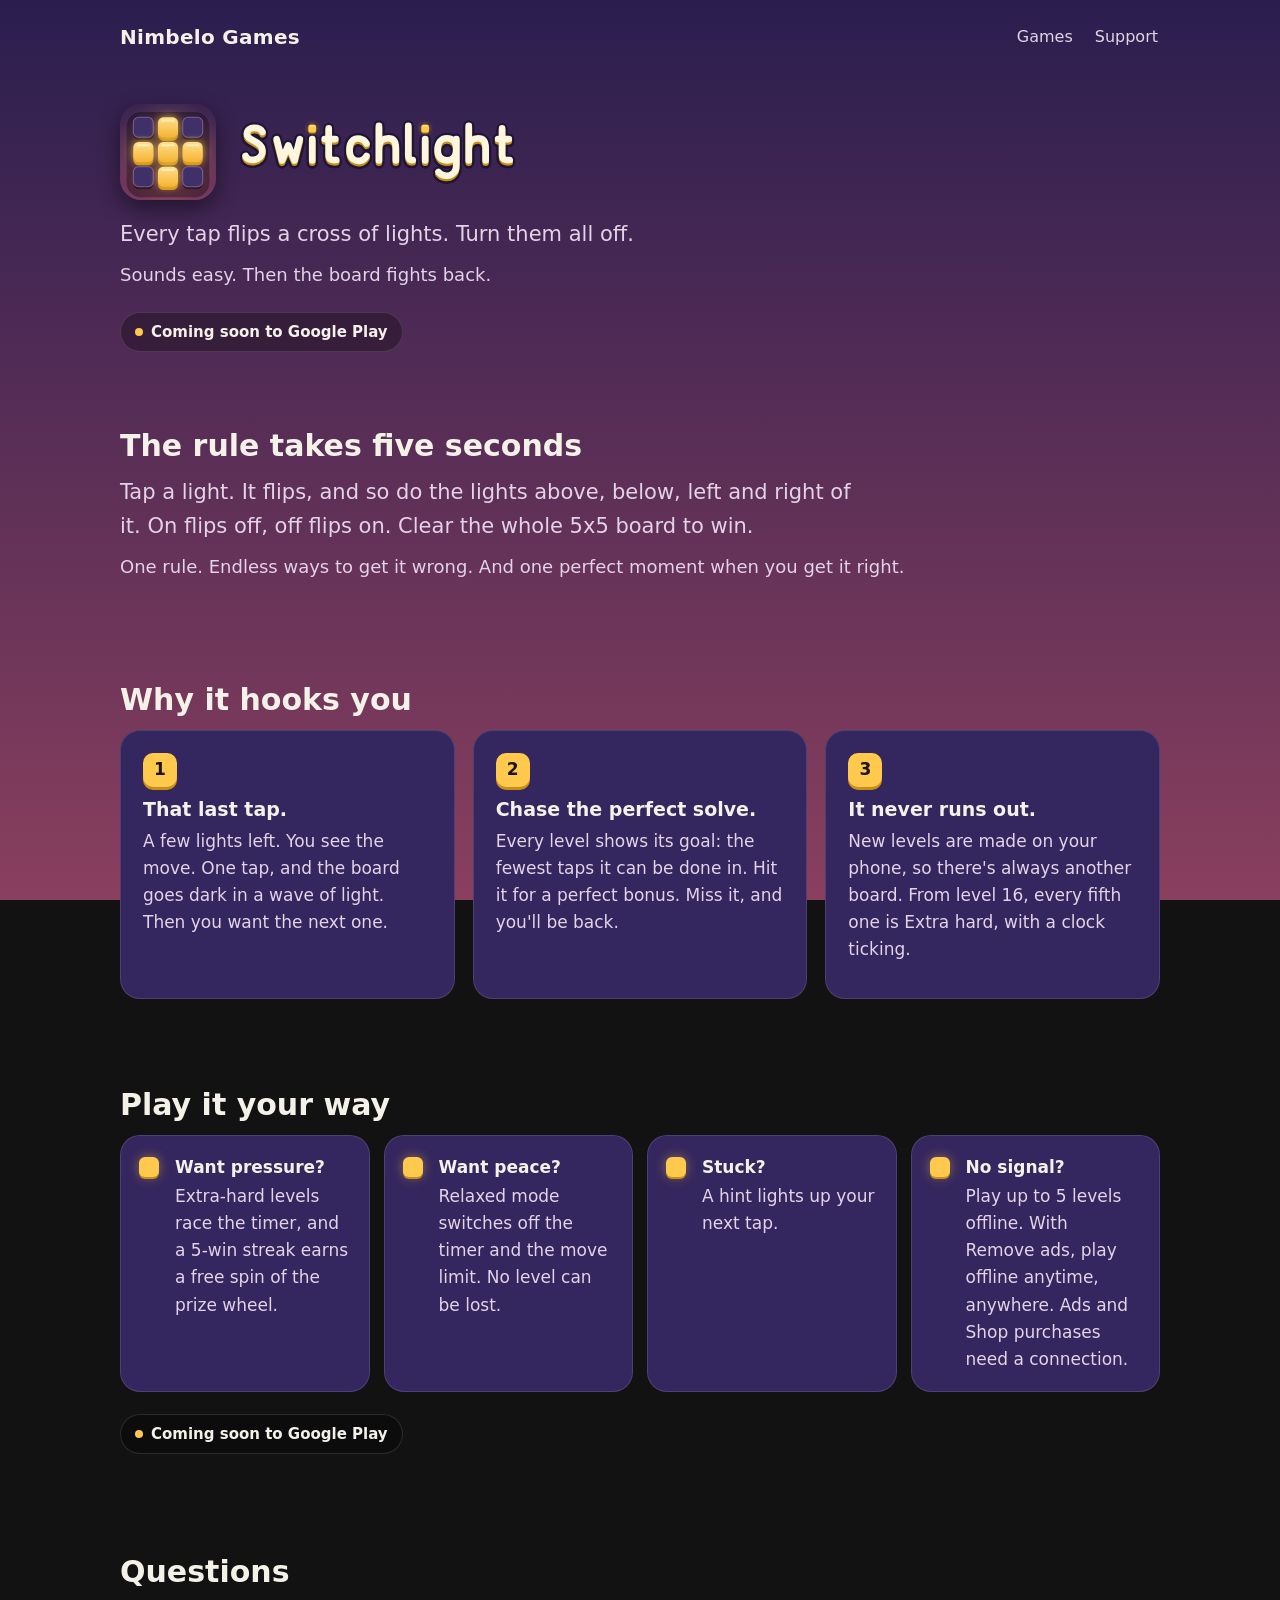
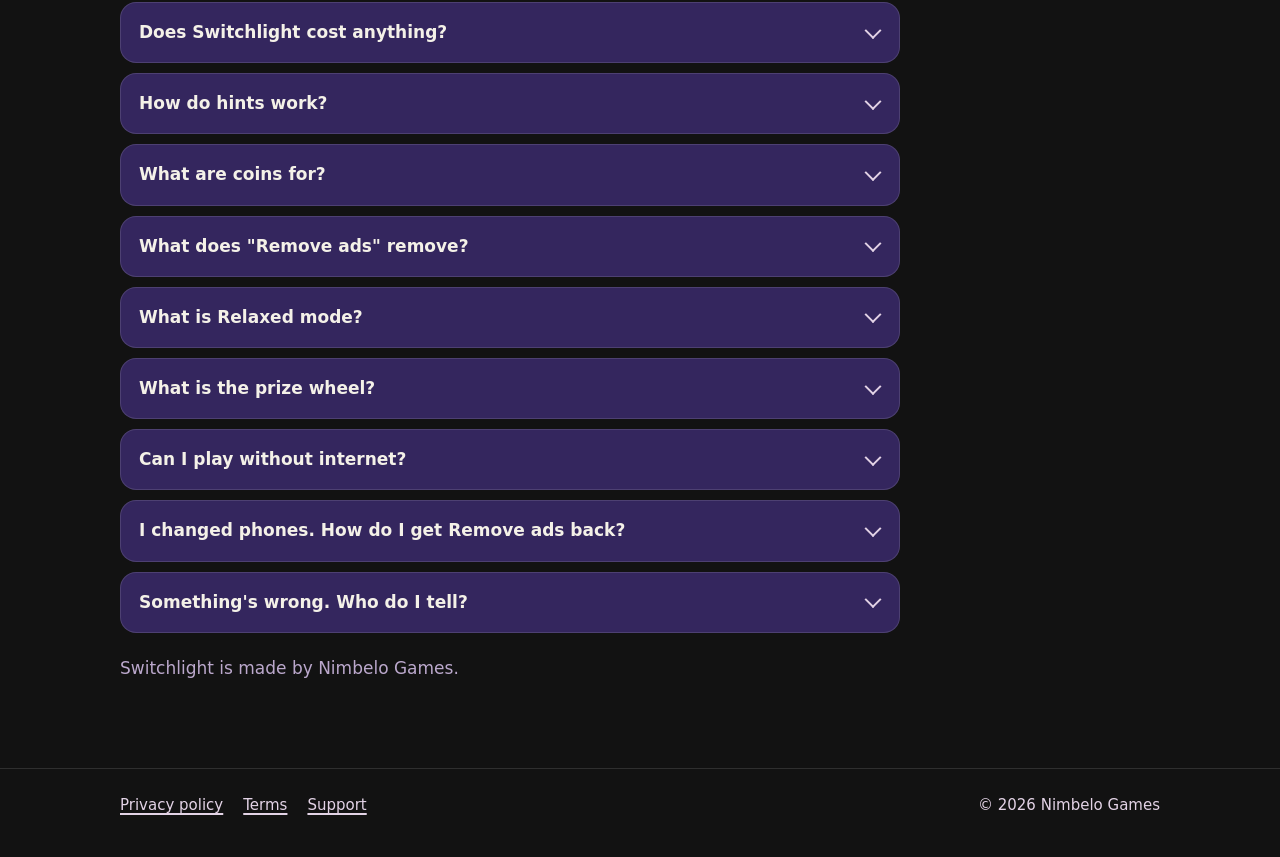
<file: switchlight/index.html>
<!doctype html>
<html lang="en">
<head>
<meta charset="utf-8">
<meta name="viewport" content="width=device-width, initial-scale=1">
<title>Switchlight: turn every light off | Nimbelo Games</title>
<meta name="description" content="Every tap flips a cross of lights. Turn them all off. Switchlight is a lights out puzzle with endless levels, extra-hard timed rounds and Relaxed mode.">
<meta name="theme-color" content="#2A1E4F">
<link rel="icon" href="/assets/favicon.svg?v=a6698d24" type="image/svg+xml">
<link rel="stylesheet" href="/site.css?v=e7bec332">
</head>
<body class="switchlight">
<a class="skip" href="#main">Skip to content</a>
<header class="site-header"><div class="wrap">
  <a class="studio-name" href="/">Nimbelo Games</a>
  <nav class="site-nav" aria-label="Main"><a href="/#games">Games</a><a href="/support/">Support</a></nav>
</div></header>

<main id="main">
  <div class="wrap game-hero">
    <div>
      <div class="id">
        <img class="icon" src="/assets/switchlight-icon.svg" alt="Switchlight app icon" width="96" height="96">
        <img class="wordmark" src="/assets/switchlight-wordmark.svg" alt="" height="72">
      </div>
      <h1 class="sr-h1">Switchlight</h1>
      <p class="lead">Every tap flips a cross of lights. Turn them all off.</p>
      <p class="sub">Sounds easy. Then the board fights back.</p>
      <p style="margin-top:22px"><span class="soon">Coming soon to Google Play</span></p>
    </div>
    <div class="shot pending" role="img" aria-label="Switchlight game screen">Real game screenshot<br>(storyboard frame 1: a level in play)</div>
  </div>

  <section aria-labelledby="how"><div class="wrap">
    <h2 id="how">The rule takes five seconds</h2>
    <p class="lead">Tap a light. It flips, and so do the lights above, below, left and right of it. On flips off, off flips on. Clear the whole 5x5 board to win.</p>
    <p class="sub">One rule. Endless ways to get it wrong. And one perfect moment when you get it right.</p>
  </div></section>

  <section aria-labelledby="why"><div class="wrap">
    <h2 id="why">Why it hooks you</h2>
    <div class="points">
      <div class="point"><div><span class="num">1</span><h3>That last tap.</h3><p style="color:var(--text2)">A few lights left. You see the move. One tap, and the board goes dark in a wave of light. Then you want the next one.</p></div>
        <div class="shot pending" role="img" aria-label="Level solved screen">Real screenshot<br>(frame 2: level solved)</div></div>
      <div class="point"><div><span class="num">2</span><h3>Chase the perfect solve.</h3><p style="color:var(--text2)">Every level shows its goal: the fewest taps it can be done in. Hit it for a perfect bonus. Miss it, and you'll be back.</p></div>
        <div class="shot pending" role="img" aria-label="Hint shown on the board">Real screenshot<br>(frame 3: hint)</div></div>
      <div class="point"><div><span class="num">3</span><h3>It never runs out.</h3><p style="color:var(--text2)">New levels are made on your phone, so there's always another board. From level 16, every fifth one is Extra hard, with a clock ticking.</p></div>
        <div class="shot pending" role="img" aria-label="Home screen">Real screenshot<br>(frame 4: Home)</div></div>
    </div>
  </div></section>

  <section aria-labelledby="ways"><div class="wrap">
    <h2 id="ways">Play it your way</h2>
    <ul class="ways"><li><strong>Want pressure?</strong> Extra-hard levels race the timer, and a 5-win streak earns a free spin of the prize wheel.</li><li><strong>Want peace?</strong> Relaxed mode switches off the timer and the move limit. No level can be lost.</li><li><strong>Stuck?</strong> A hint lights up your next tap.</li><li><strong>No signal?</strong> Play up to 5 levels offline. With Remove ads, play offline anytime, anywhere. Ads and Shop purchases need a connection.</li></ul>
    <p class="ways-soon"><span class="soon">Coming soon to Google Play</span></p>
  </div></section>

  <section aria-labelledby="faq-h"><div class="wrap">
    <h2 id="faq-h">Questions</h2>
    <div class="faq">
      <details><summary>Does Switchlight cost anything?</summary><div class="a"><p>It's free to download and play. From level 6 there's an ad between levels, and a one-time purchase removes those ads. Other ads are always your choice.</p></div></details>
      <details><summary>How do hints work?</summary><div class="a"><p>A hint shows you the next light to tap. You get hints from Daily Rewards and the prize wheel. When you have none, you can use 30 coins or watch an ad for one.</p></div></details>
      <details><summary>What are coins for?</summary><div class="a"><p>You earn coins by solving levels. You spend them on hints, extra moves or extra time. You can also buy coins in the Shop. They are game currency only and have no cash value.</p></div></details>
      <details><summary>What does "Remove ads" remove?</summary><div class="a"><p>The ads between levels, and the offline limit: with Remove ads you can play offline as much as you like. Ads you choose to watch for a reward stay available, so you can still use them for a hint or a bonus spin.</p></div></details>
      <details><summary>What is Relaxed mode?</summary><div class="a"><p>A setting that turns off the timer and the move limit, so no level can be lost. Extra-hard bonus coins aren't paid in Relaxed mode.</p></div></details>
      <details><summary>What is the prize wheel?</summary><div class="a"><p>Win 5 levels in a row and you get a free spin for coins or hints. You can also spin after watching an optional ad, a few times a day. The odds of every prize are shown in the game. The wheel can't be bought.</p></div></details>
      <details><summary>Can I play without internet?</summary><div class="a"><p>Yes, for up to 5 levels. Then play online for a bit (3 levels, or until an ad has shown) and your 5 offline levels come back. With Remove ads, you can play offline without a limit. Ads and Shop purchases always need a connection.</p></div></details>
      <details><summary>I changed phones. How do I get Remove ads back?</summary><div class="a"><p>Open Settings and tap Restore purchases, signed in with the same Google account you bought it with. It brings back Remove ads. Coins and hints stay with your progress on your phone.</p></div></details>
      <details><summary>Something's wrong. Who do I tell?</summary><div class="a"><p>Write to <a href="mailto:support@nimbelogames.com">support@nimbelogames.com</a>, or see the <a href="/support/">support page</a>.</p></div></details>
    </div>
    <p class="muted" style="margin-top:22px">Switchlight is made by Nimbelo Games.</p>
  </div></section>
</main>

<footer class="site-footer"><div class="wrap">
  <nav aria-label="Footer"><a href="/privacy">Privacy policy</a><a href="/terms">Terms</a><a href="/support/">Support</a></nav>
  <span>© 2026 Nimbelo Games</span>
</div></footer>
</body>
</html>
</file>
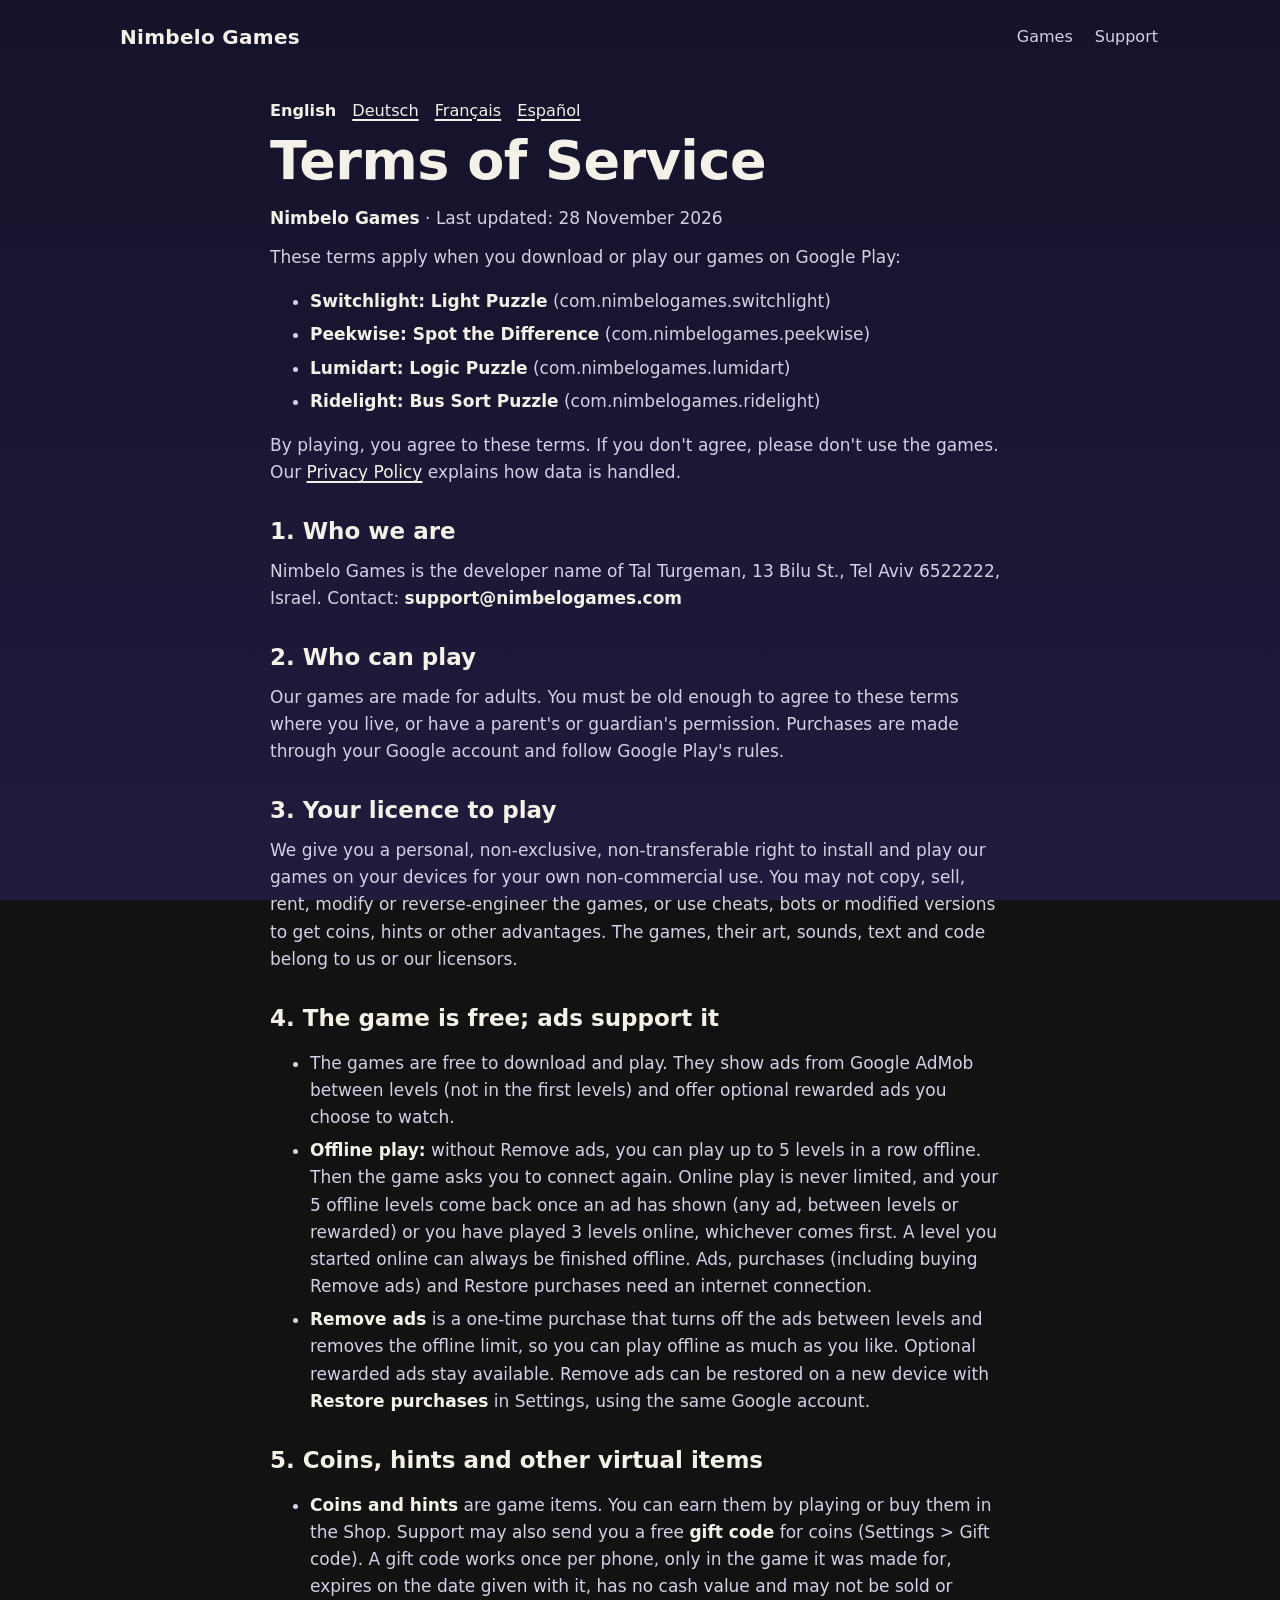
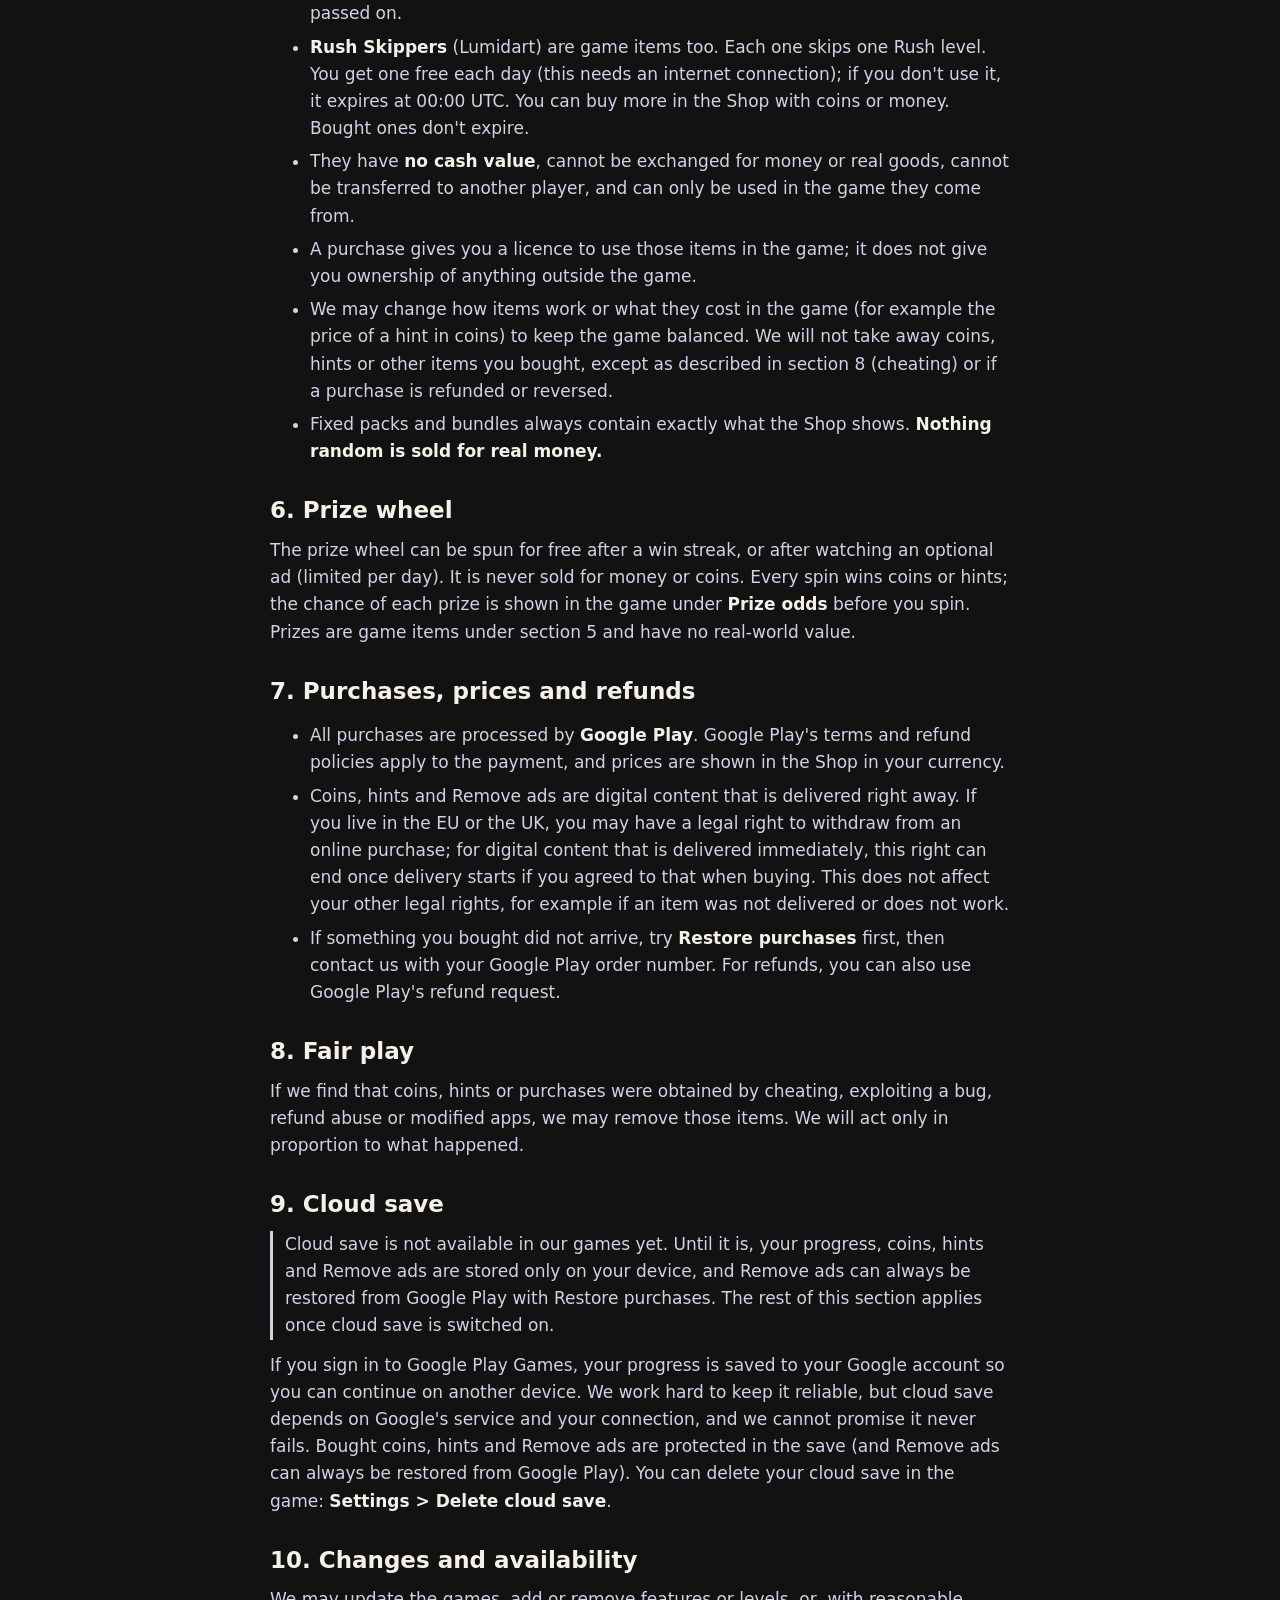
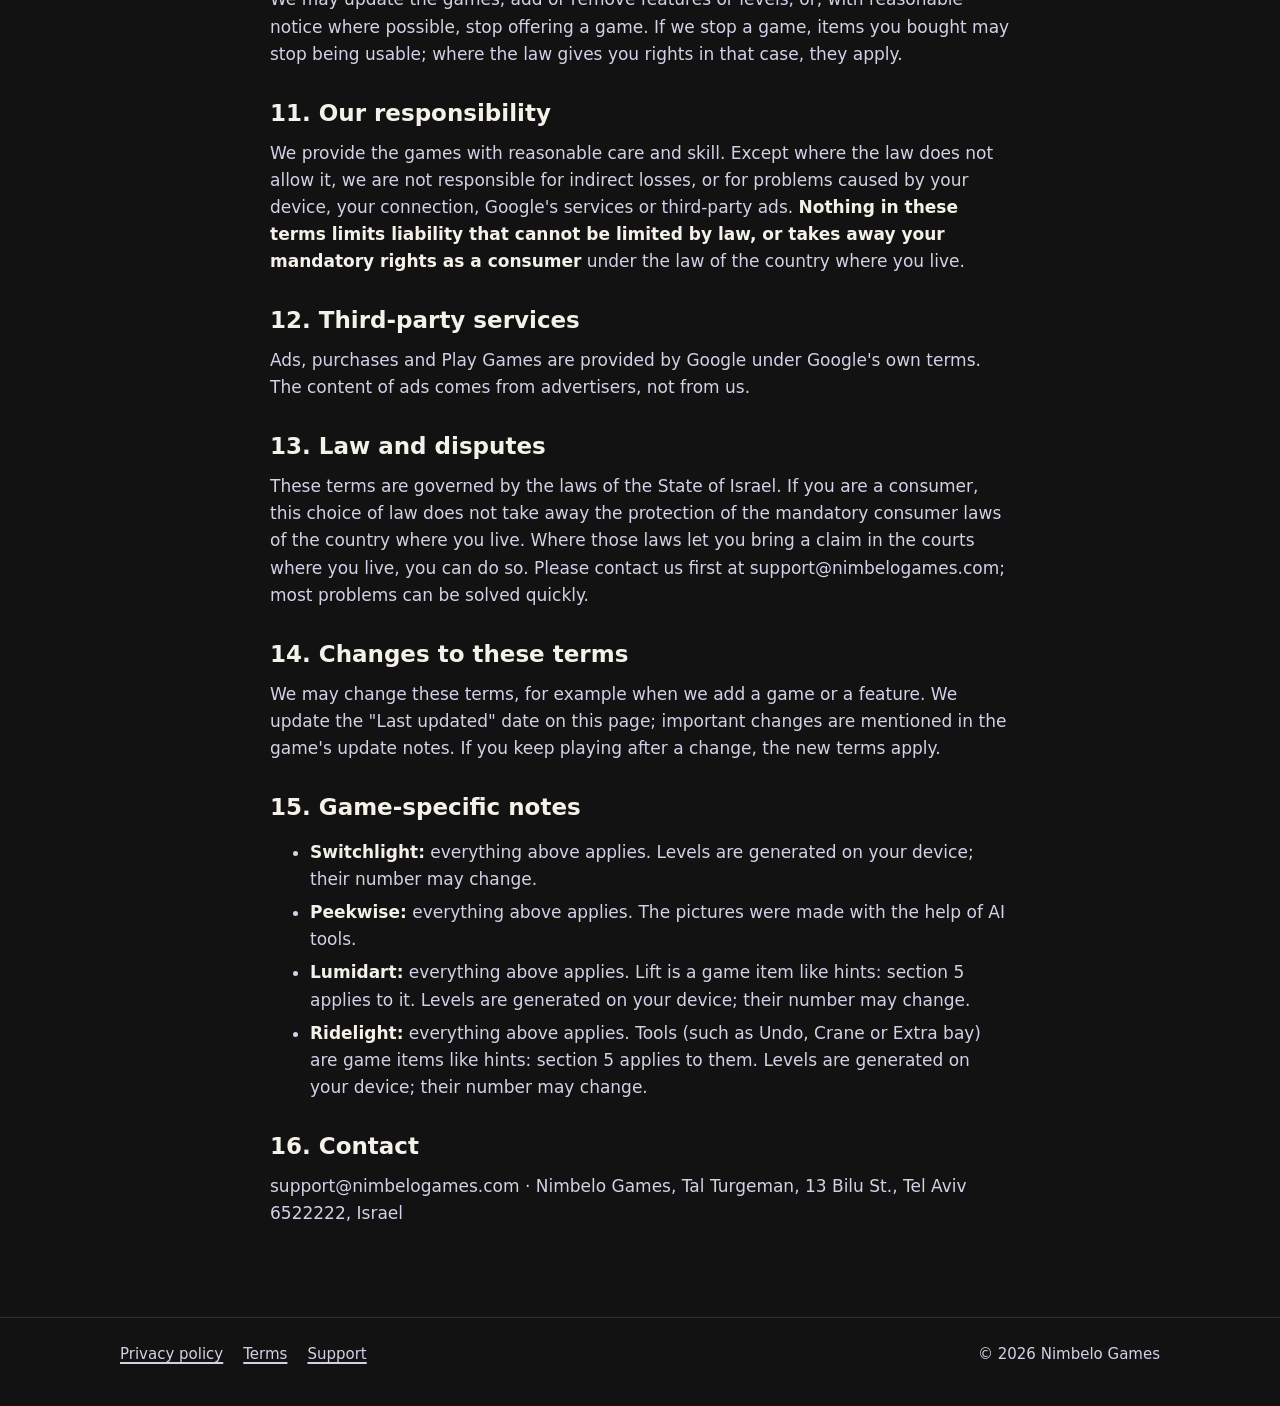
<file: terms/index.html>
<!doctype html>
<html lang="en">
<head>
<meta charset="utf-8">
<meta name="viewport" content="width=device-width, initial-scale=1">
<title>Terms of Service | Nimbelo Games</title>
<meta name="theme-color" content="#15122A">
<link rel="icon" href="/assets/favicon.svg?v=a6698d24" type="image/svg+xml">
<link rel="stylesheet" href="/site.css?v=e7bec332">
</head>
<body class="studio">
<a class="skip" href="#main">Skip to content</a>
<header class="site-header"><div class="wrap">
  <a class="studio-name" href="/">Nimbelo Games</a>
  <nav class="site-nav" aria-label="Main"><a href="#games">Games</a><a href="/support/">Support</a></nav>
</div></header>
<main id="main"><div class="wrap legal">
<nav class="langs" aria-label="Language"><a href="/terms/" hreflang="en" lang="en" aria-current="page">English</a> <a href="/terms/de/" hreflang="de" lang="de">Deutsch</a> <a href="/terms/fr/" hreflang="fr" lang="fr">Français</a> <a href="/terms/es/" hreflang="es" lang="es">Español</a></nav>
<h1>Terms of Service</h1>
<p><strong>Nimbelo Games</strong> · Last updated: 28 November 2026</p>
<p>These terms apply when you download or play our games on Google Play:</p>
<ul><li><strong>Switchlight: Light Puzzle</strong> (com.nimbelogames.switchlight)</li><li><strong>Peekwise: Spot the Difference</strong> (com.nimbelogames.peekwise)</li><li><strong>Lumidart: Logic Puzzle</strong> (com.nimbelogames.lumidart)</li><li><strong>Ridelight: Bus Sort Puzzle</strong> (com.nimbelogames.ridelight)</li></ul>
<p>By playing, you agree to these terms. If you don't agree, please don't use the games. Our <a href="https://nimbelogames.com/privacy">Privacy Policy</a> explains how data is handled.</p>
<h2 id="s1">1. Who we are</h2>
<p>Nimbelo Games is the developer name of Tal Turgeman, 13 Bilu St., Tel Aviv 6522222, Israel. Contact: <strong>support@nimbelogames.com</strong></p>
<h2 id="s2">2. Who can play</h2>
<p>Our games are made for adults. You must be old enough to agree to these terms where you live, or have a parent's or guardian's permission. Purchases are made through your Google account and follow Google Play's rules.</p>
<h2 id="s3">3. Your licence to play</h2>
<p>We give you a personal, non-exclusive, non-transferable right to install and play our games on your devices for your own non-commercial use. You may not copy, sell, rent, modify or reverse-engineer the games, or use cheats, bots or modified versions to get coins, hints or other advantages. The games, their art, sounds, text and code belong to us or our licensors.</p>
<h2 id="s4">4. The game is free; ads support it</h2>
<ul><li>The games are free to download and play. They show ads from Google AdMob between levels (not in the first levels) and offer optional rewarded ads you choose to watch.</li><li><strong>Offline play:</strong> without Remove ads, you can play up to 5 levels in a row offline. Then the game asks you to connect again. Online play is never limited, and your 5 offline levels come back once an ad has shown (any ad, between levels or rewarded) or you have played 3 levels online, whichever comes first. A level you started online can always be finished offline. Ads, purchases (including buying Remove ads) and Restore purchases need an internet connection.</li><li><strong>Remove ads</strong> is a one-time purchase that turns off the ads between levels and removes the offline limit, so you can play offline as much as you like. Optional rewarded ads stay available. Remove ads can be restored on a new device with <strong>Restore purchases</strong> in Settings, using the same Google account.</li></ul>
<h2 id="s5">5. Coins, hints and other virtual items</h2>
<ul><li><strong>Coins and hints</strong> are game items. You can earn them by playing or buy them in the Shop. Support may also send you a free <strong>gift code</strong> for coins (Settings &gt; Gift code). A gift code works once per phone, only in the game it was made for, expires on the date given with it, has no cash value and may not be sold or passed on.</li><li><strong>Rush Skippers</strong> (Lumidart) are game items too. Each one skips one Rush level. You get one free each day (this needs an internet connection); if you don't use it, it expires at 00:00 UTC. You can buy more in the Shop with coins or money. Bought ones don't expire.</li><li>They have <strong>no cash value</strong>, cannot be exchanged for money or real goods, cannot be transferred to another player, and can only be used in the game they come from.</li><li>A purchase gives you a licence to use those items in the game; it does not give you ownership of anything outside the game.</li><li>We may change how items work or what they cost in the game (for example the price of a hint in coins) to keep the game balanced. We will not take away coins, hints or other items you bought, except as described in section 8 (cheating) or if a purchase is refunded or reversed.</li><li>Fixed packs and bundles always contain exactly what the Shop shows. <strong>Nothing random is sold for real money.</strong></li></ul>
<h2 id="s6">6. Prize wheel</h2>
<p>The prize wheel can be spun for free after a win streak, or after watching an optional ad (limited per day). It is never sold for money or coins. Every spin wins coins or hints; the chance of each prize is shown in the game under <strong>Prize odds</strong> before you spin. Prizes are game items under section 5 and have no real-world value.</p>
<h2 id="s7">7. Purchases, prices and refunds</h2>
<ul><li>All purchases are processed by <strong>Google Play</strong>. Google Play's terms and refund policies apply to the payment, and prices are shown in the Shop in your currency.</li><li>Coins, hints and Remove ads are digital content that is delivered right away. If you live in the EU or the UK, you may have a legal right to withdraw from an online purchase; for digital content that is delivered immediately, this right can end once delivery starts if you agreed to that when buying. This does not affect your other legal rights, for example if an item was not delivered or does not work.</li><li>If something you bought did not arrive, try <strong>Restore purchases</strong> first, then contact us with your Google Play order number. For refunds, you can also use Google Play's refund request.</li></ul>
<h2 id="s8">8. Fair play</h2>
<p>If we find that coins, hints or purchases were obtained by cheating, exploiting a bug, refund abuse or modified apps, we may remove those items. We will act only in proportion to what happened.</p>
<h2 id="s9">9. Cloud save</h2>
<p class="note">Cloud save is not available in our games yet. Until it is, your progress, coins, hints and Remove ads are stored only on your device, and Remove ads can always be restored from Google Play with Restore purchases. The rest of this section applies once cloud save is switched on.</p>
<p>If you sign in to Google Play Games, your progress is saved to your Google account so you can continue on another device. We work hard to keep it reliable, but cloud save depends on Google's service and your connection, and we cannot promise it never fails. Bought coins, hints and Remove ads are protected in the save (and Remove ads can always be restored from Google Play). You can delete your cloud save in the game: <strong>Settings &gt; Delete cloud save</strong>.</p>
<h2 id="s10">10. Changes and availability</h2>
<p>We may update the games, add or remove features or levels, or, with reasonable notice where possible, stop offering a game. If we stop a game, items you bought may stop being usable; where the law gives you rights in that case, they apply.</p>
<h2 id="s11">11. Our responsibility</h2>
<p>We provide the games with reasonable care and skill. Except where the law does not allow it, we are not responsible for indirect losses, or for problems caused by your device, your connection, Google's services or third-party ads. <strong>Nothing in these terms limits liability that cannot be limited by law, or takes away your mandatory rights as a consumer</strong> under the law of the country where you live.</p>
<h2 id="delete">12. Third-party services</h2>
<p>Ads, purchases and Play Games are provided by Google under Google's own terms. The content of ads comes from advertisers, not from us.</p>
<h2 id="s13">13. Law and disputes</h2>
<p>These terms are governed by the laws of the State of Israel. If you are a consumer, this choice of law does not take away the protection of the mandatory consumer laws of the country where you live. Where those laws let you bring a claim in the courts where you live, you can do so. Please contact us first at support@nimbelogames.com; most problems can be solved quickly.</p>
<h2 id="s14">14. Changes to these terms</h2>
<p>We may change these terms, for example when we add a game or a feature. We update the "Last updated" date on this page; important changes are mentioned in the game's update notes. If you keep playing after a change, the new terms apply.</p>
<h2 id="s15">15. Game-specific notes</h2>
<ul><li><strong>Switchlight:</strong> everything above applies. Levels are generated on your device; their number may change.</li><li><strong>Peekwise:</strong> everything above applies. The pictures were made with the help of AI tools.</li><li><strong>Lumidart:</strong> everything above applies. Lift is a game item like hints: section 5 applies to it. Levels are generated on your device; their number may change.</li><li><strong>Ridelight:</strong> everything above applies. Tools (such as Undo, Crane or Extra bay) are game items like hints: section 5 applies to them. Levels are generated on your device; their number may change.</li></ul>
<h2 id="s16">16. Contact</h2>
<p>support@nimbelogames.com · Nimbelo Games, Tal Turgeman, 13 Bilu St., Tel Aviv 6522222, Israel</p>
</div></main>
<footer class="site-footer"><div class="wrap">
  <nav aria-label="Footer"><a href="/privacy">Privacy policy</a><a href="/terms">Terms</a><a href="/support/">Support</a></nav>
  <span>© 2026 Nimbelo Games</span>
</div></footer>
</body>
</html>
</file>
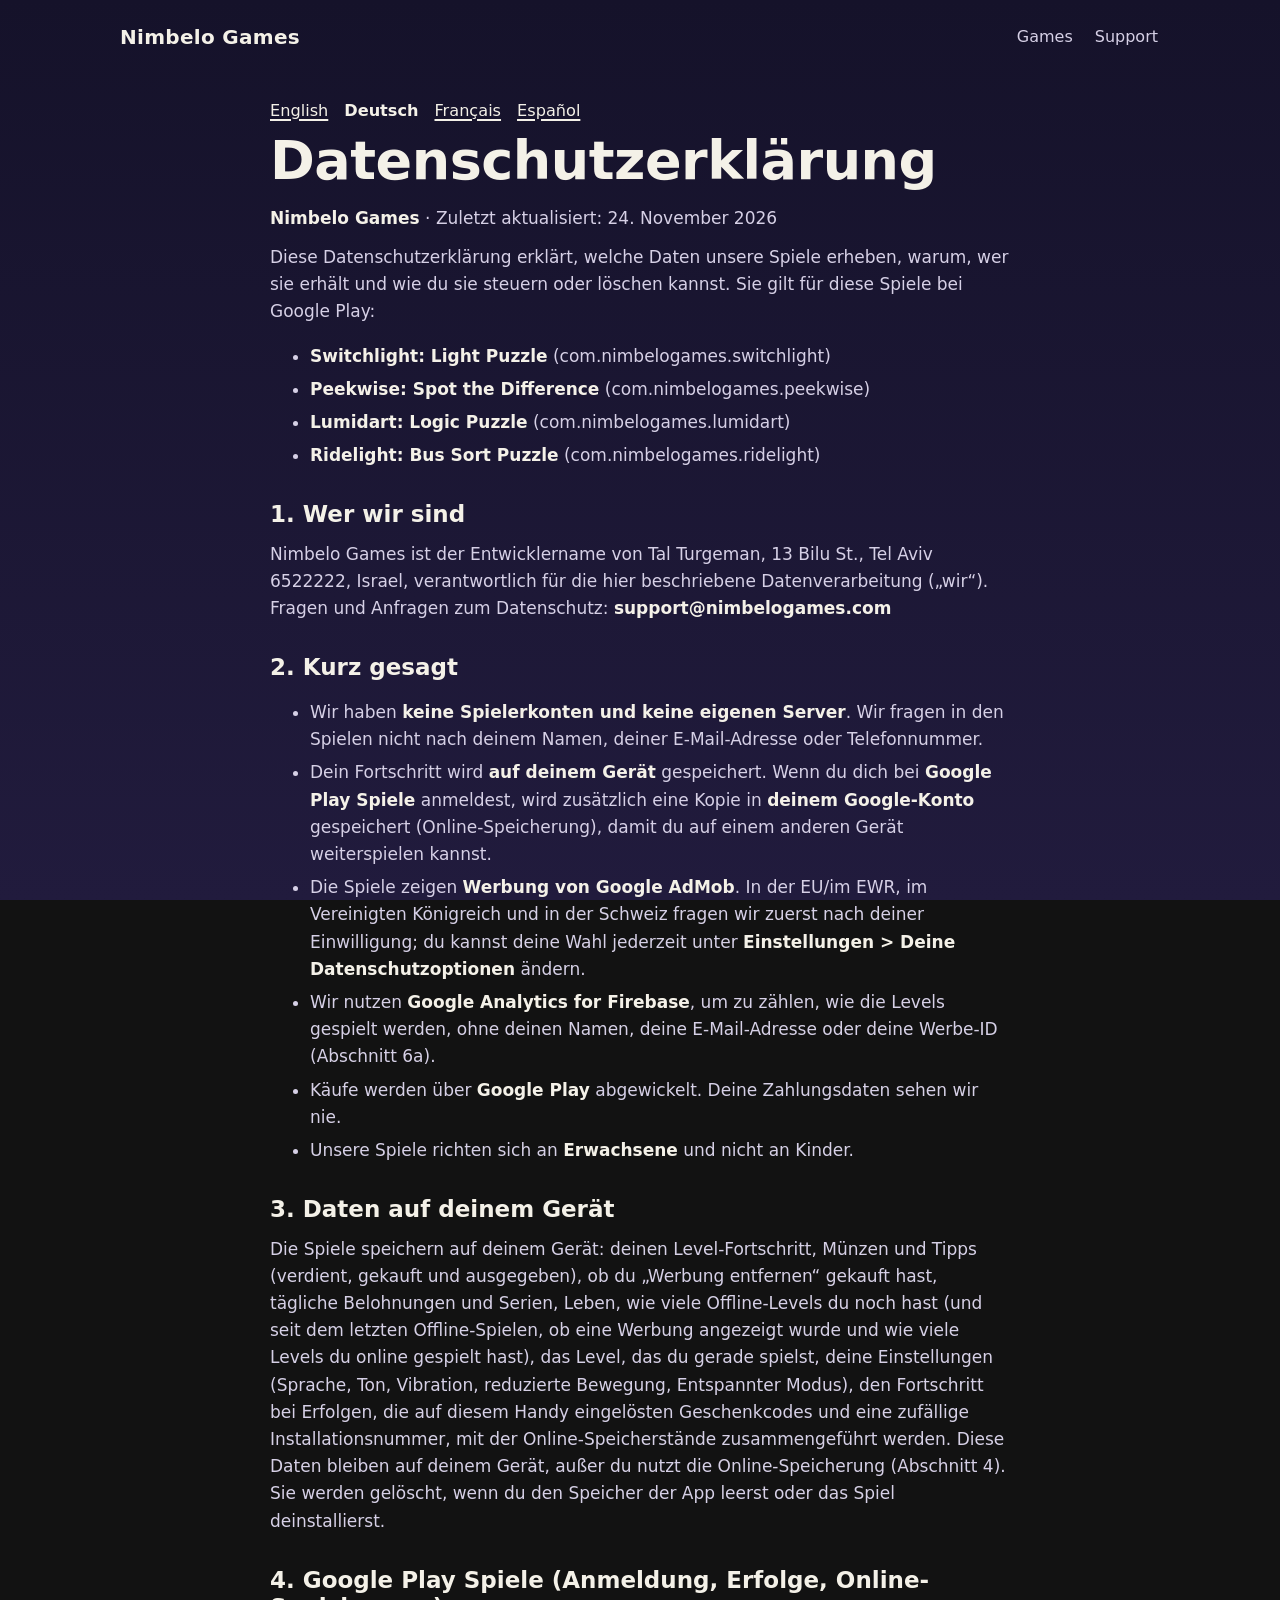
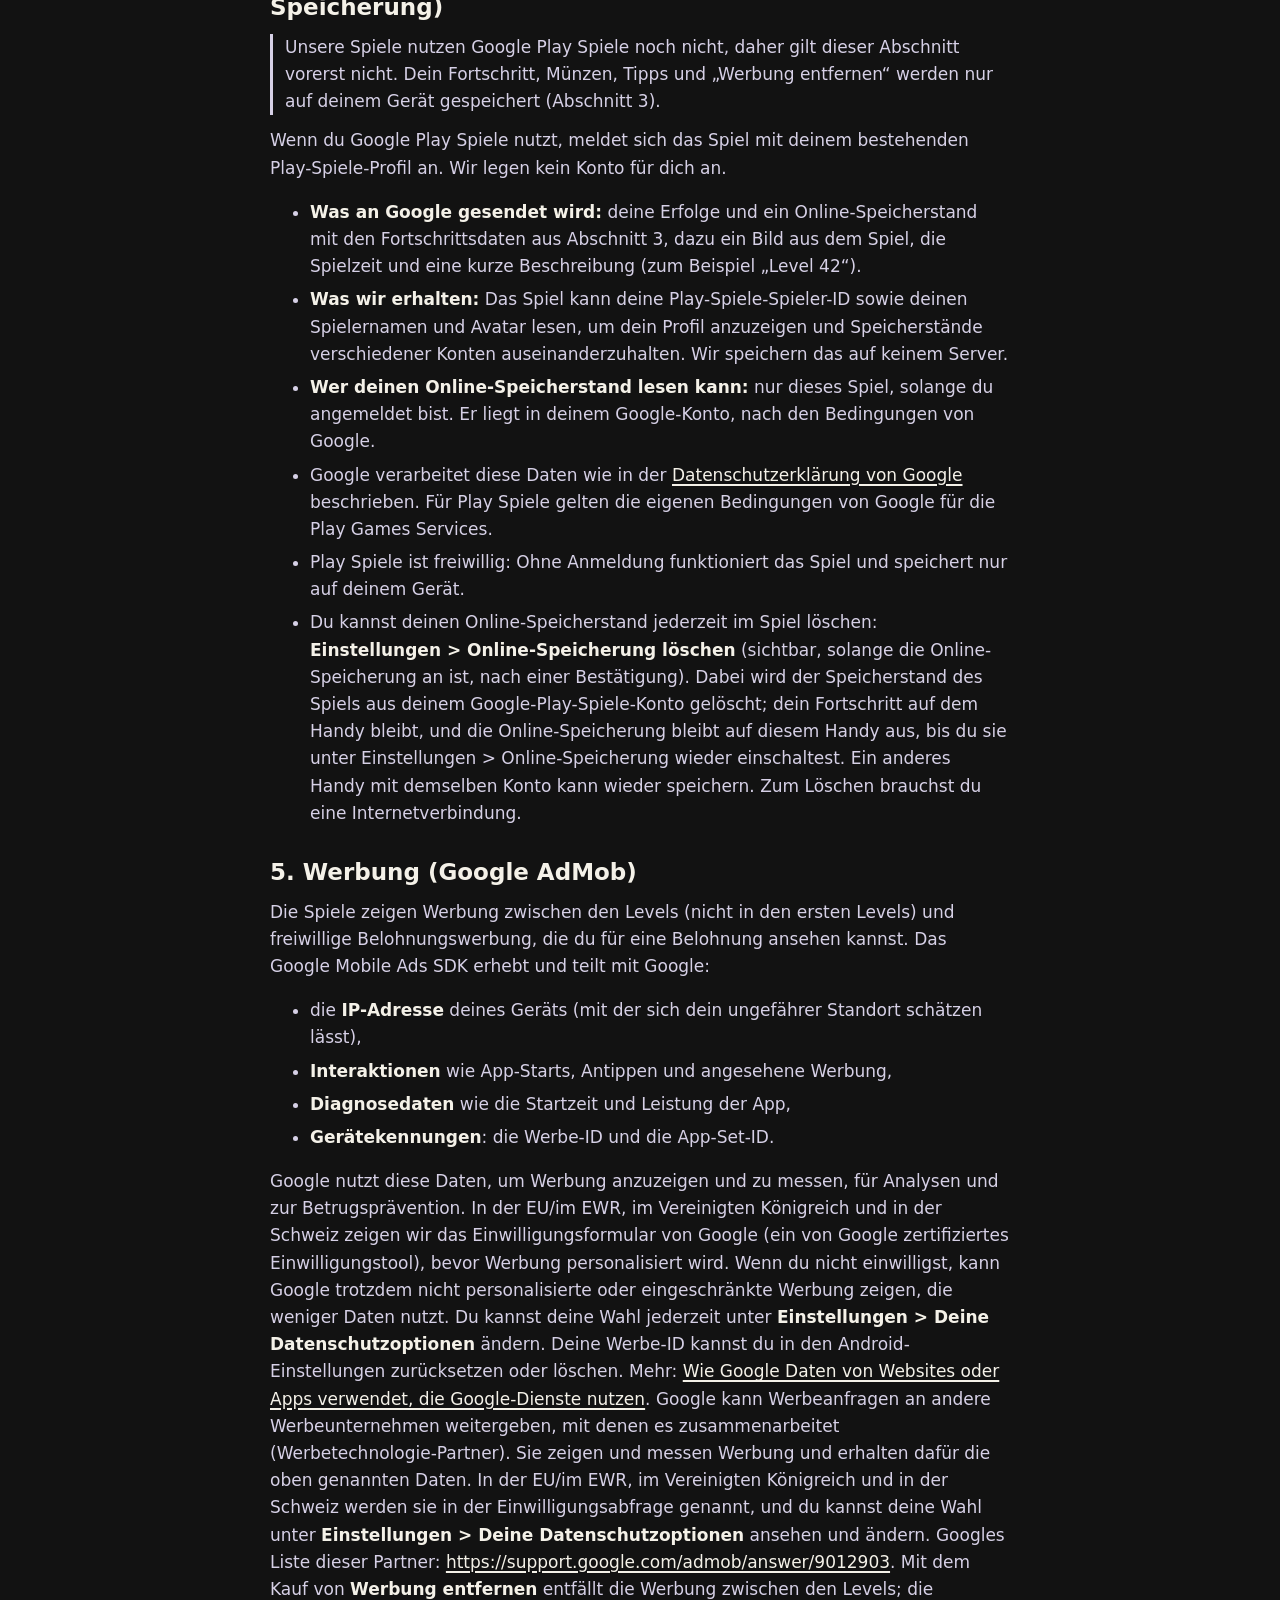
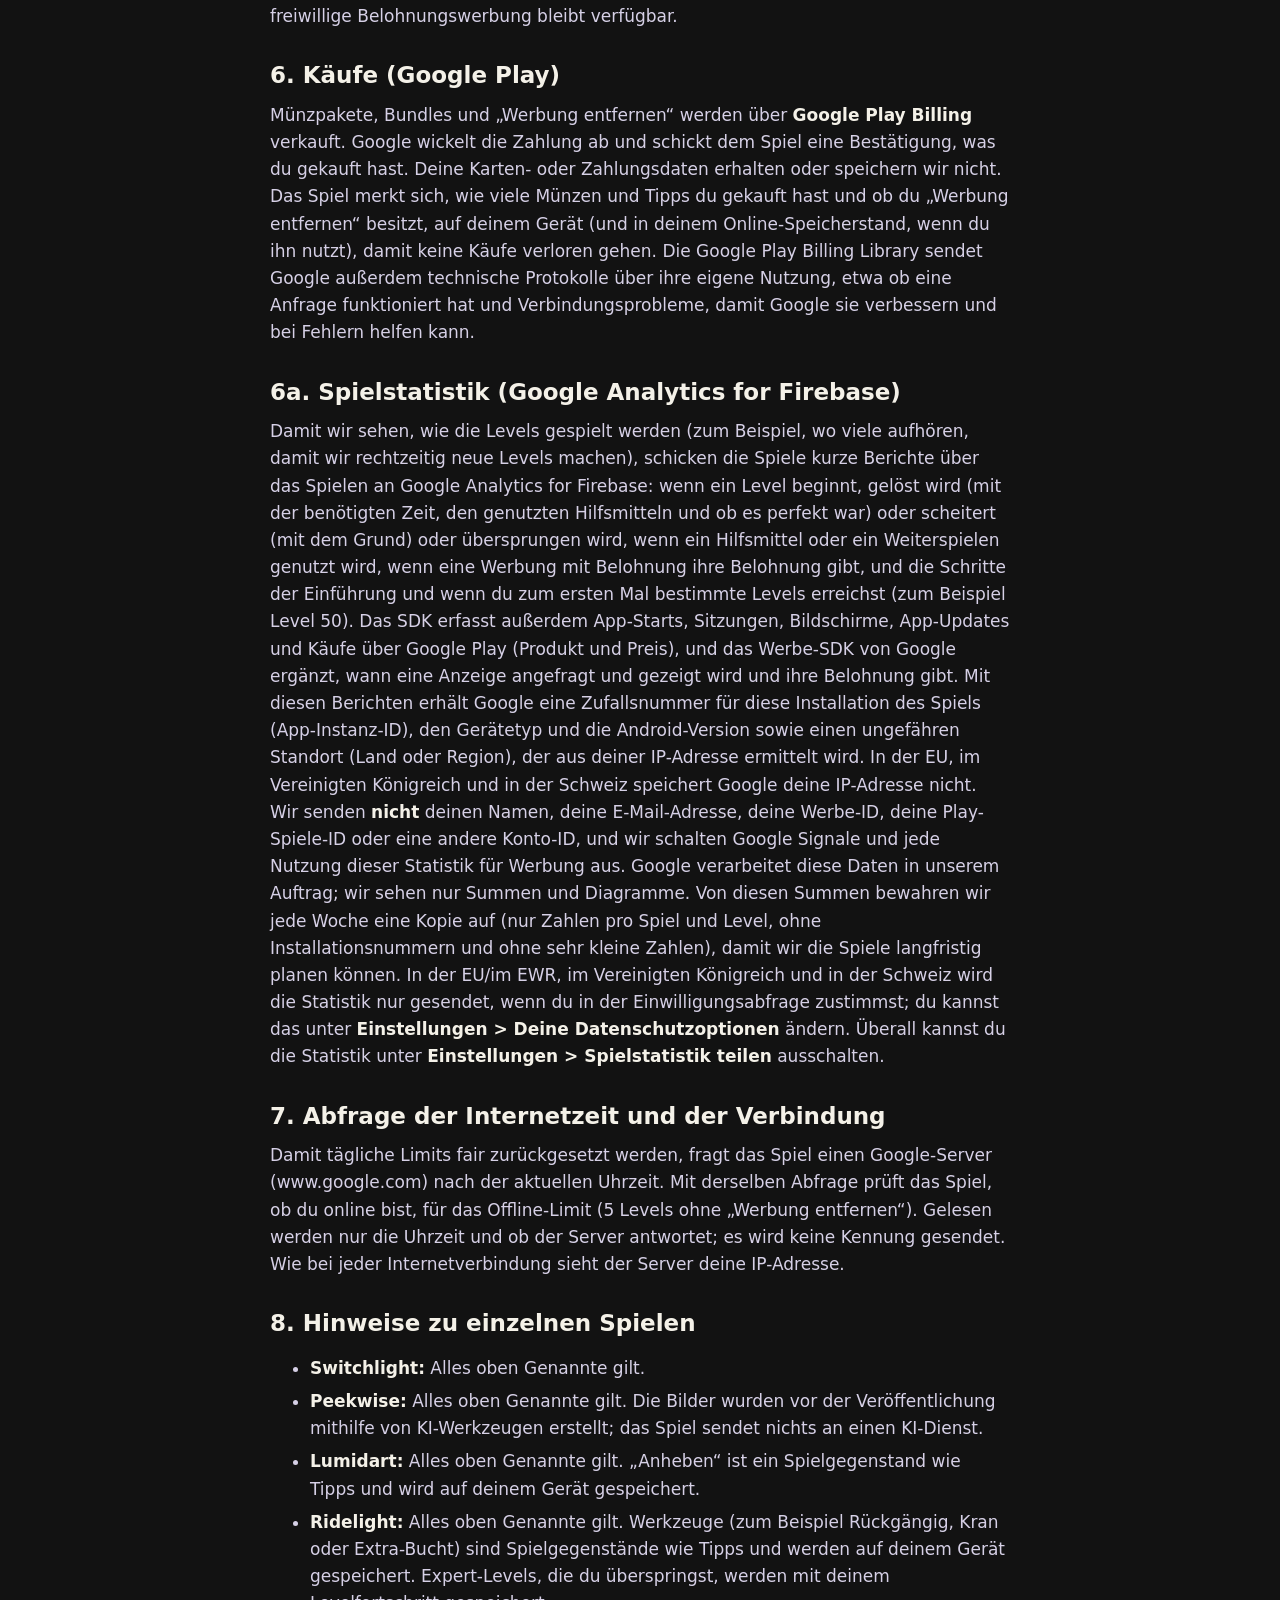
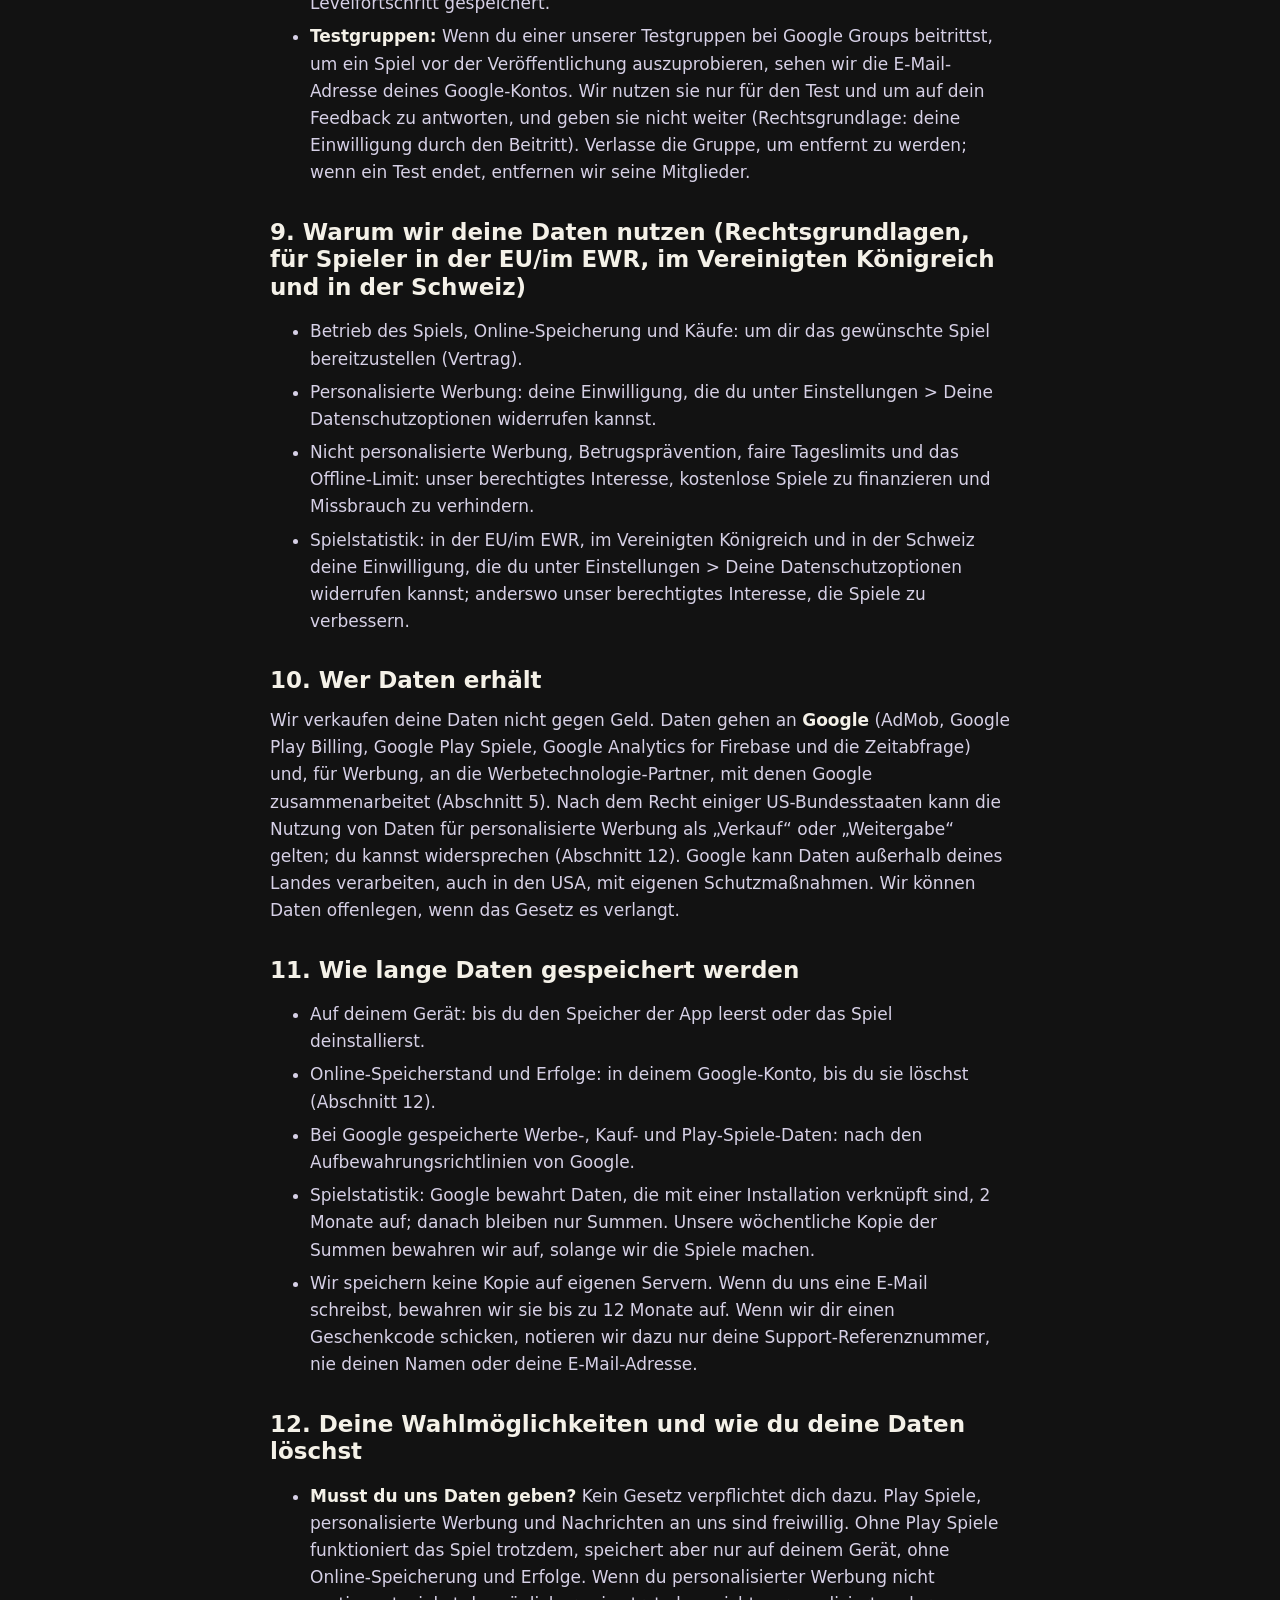
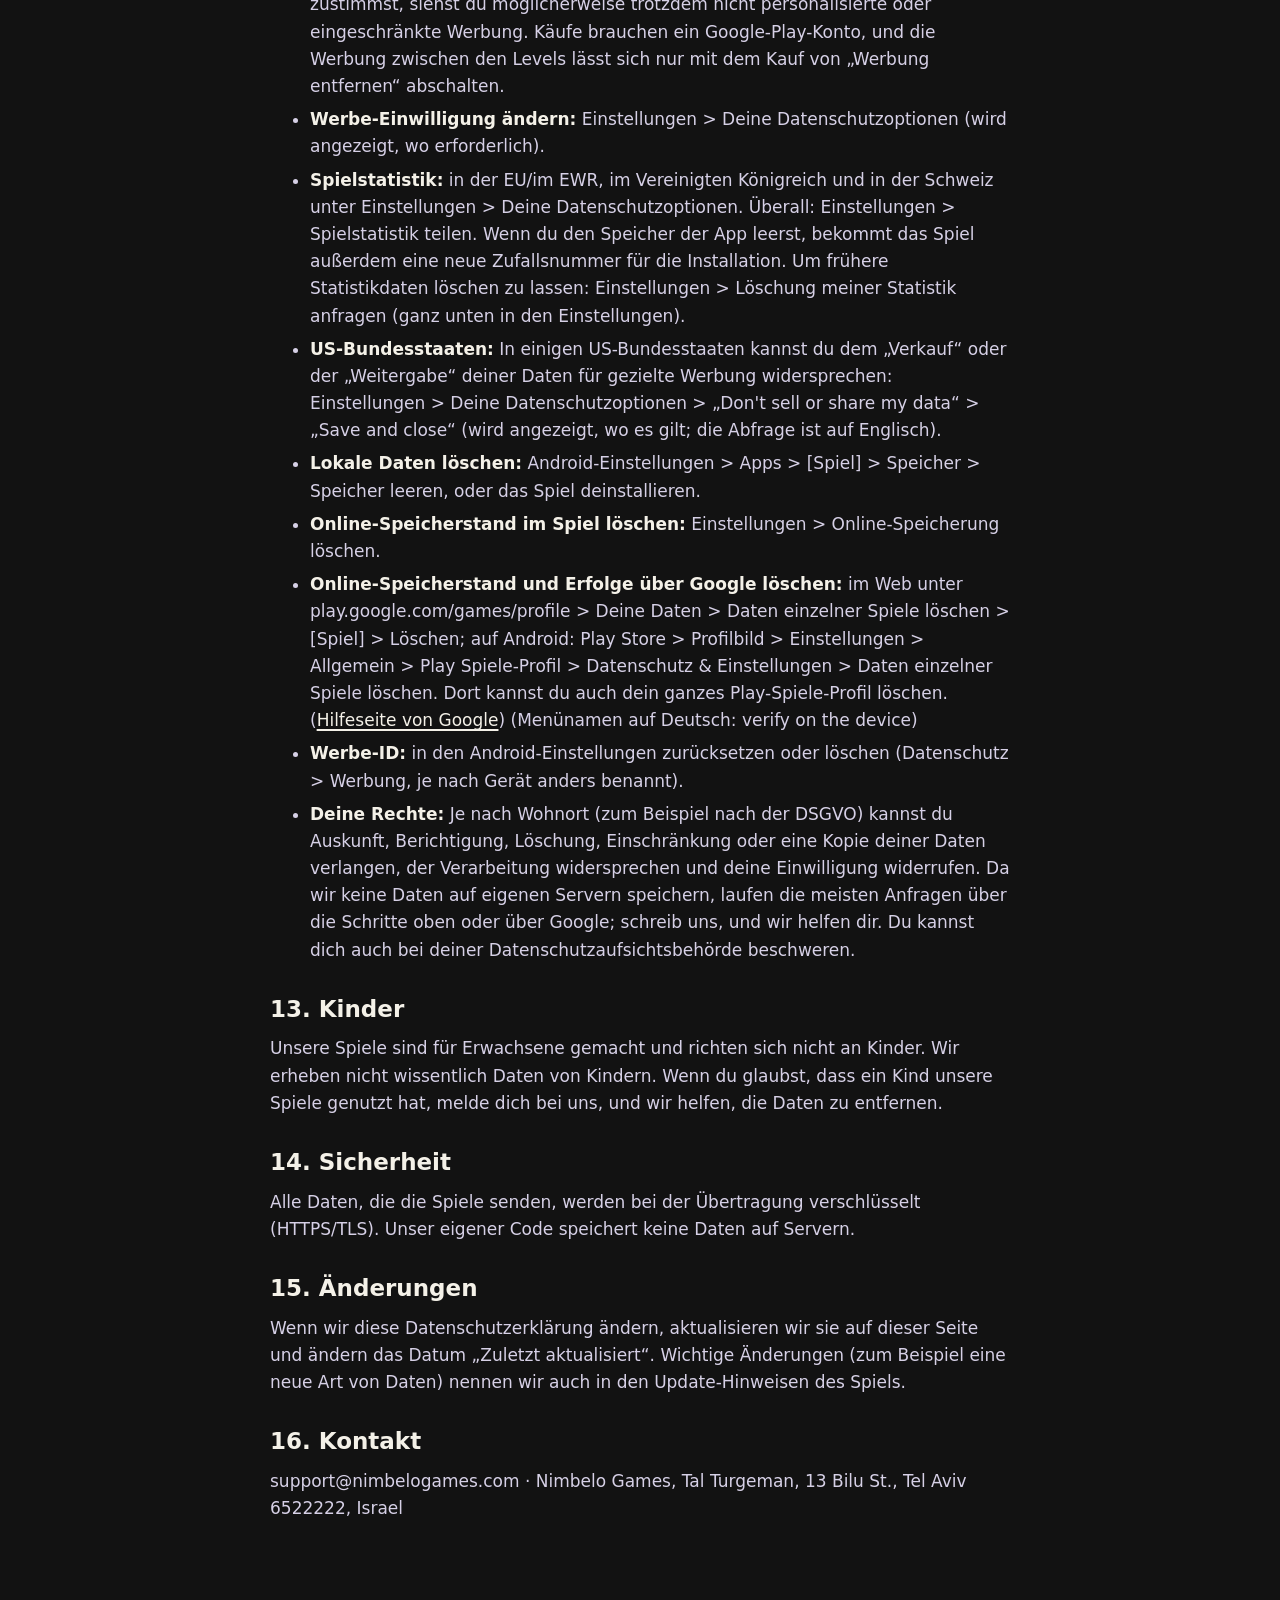
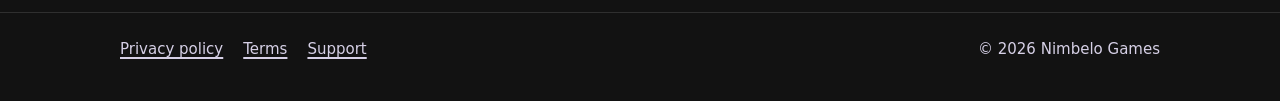
<file: privacy/de/index.html>
<!doctype html>
<html lang="de">
<head>
<meta charset="utf-8">
<meta name="viewport" content="width=device-width, initial-scale=1">
<title>Datenschutzerklärung | Nimbelo Games</title>
<meta name="theme-color" content="#15122A">
<link rel="icon" href="/assets/favicon.svg?v=a6698d24" type="image/svg+xml">
<link rel="stylesheet" href="/site.css?v=e7bec332">
</head>
<body class="studio">
<a class="skip" href="#main">Skip to content</a>
<header class="site-header"><div class="wrap">
  <a class="studio-name" href="/">Nimbelo Games</a>
  <nav class="site-nav" aria-label="Main"><a href="#games">Games</a><a href="/support/">Support</a></nav>
</div></header>
<main id="main"><div class="wrap legal">
<nav class="langs" aria-label="Language"><a href="/privacy/" hreflang="en" lang="en">English</a> <a href="/privacy/de/" hreflang="de" lang="de" aria-current="page">Deutsch</a> <a href="/privacy/fr/" hreflang="fr" lang="fr">Français</a> <a href="/privacy/es/" hreflang="es" lang="es">Español</a></nav>
<h1>Datenschutzerklärung</h1>
<p><strong>Nimbelo Games</strong> · Zuletzt aktualisiert: 24. November 2026</p>
<p>Diese Datenschutzerklärung erklärt, welche Daten unsere Spiele erheben, warum, wer sie erhält und wie du sie steuern oder löschen kannst. Sie gilt für diese Spiele bei Google Play:</p>
<ul><li><strong>Switchlight: Light Puzzle</strong> (com.nimbelogames.switchlight)</li><li><strong>Peekwise: Spot the Difference</strong> (com.nimbelogames.peekwise)</li><li><strong>Lumidart: Logic Puzzle</strong> (com.nimbelogames.lumidart)</li><li><strong>Ridelight: Bus Sort Puzzle</strong> (com.nimbelogames.ridelight)</li></ul>
<h2 id="s1">1. Wer wir sind</h2>
<p>Nimbelo Games ist der Entwicklername von Tal Turgeman, 13 Bilu St., Tel Aviv 6522222, Israel, verantwortlich für die hier beschriebene Datenverarbeitung („wir“). Fragen und Anfragen zum Datenschutz: <strong>support@nimbelogames.com</strong></p>
<h2 id="s2">2. Kurz gesagt</h2>
<ul><li>Wir haben <strong>keine Spielerkonten und keine eigenen Server</strong>. Wir fragen in den Spielen nicht nach deinem Namen, deiner E-Mail-Adresse oder Telefonnummer.</li><li>Dein Fortschritt wird <strong>auf deinem Gerät</strong> gespeichert. Wenn du dich bei <strong>Google Play Spiele</strong> anmeldest, wird zusätzlich eine Kopie in <strong>deinem Google-Konto</strong> gespeichert (Online-Speicherung), damit du auf einem anderen Gerät weiterspielen kannst.</li><li>Die Spiele zeigen <strong>Werbung von Google AdMob</strong>. In der EU/im EWR, im Vereinigten Königreich und in der Schweiz fragen wir zuerst nach deiner Einwilligung; du kannst deine Wahl jederzeit unter <strong>Einstellungen &gt; Deine Datenschutzoptionen</strong> ändern.</li><li>Wir nutzen <strong>Google Analytics for Firebase</strong>, um zu zählen, wie die Levels gespielt werden, ohne deinen Namen, deine E-Mail-Adresse oder deine Werbe-ID (Abschnitt 6a).</li><li>Käufe werden über <strong>Google Play</strong> abgewickelt. Deine Zahlungsdaten sehen wir nie.</li><li>Unsere Spiele richten sich an <strong>Erwachsene</strong> und nicht an Kinder.</li></ul>
<h2 id="s3">3. Daten auf deinem Gerät</h2>
<p>Die Spiele speichern auf deinem Gerät: deinen Level-Fortschritt, Münzen und Tipps (verdient, gekauft und ausgegeben), ob du „Werbung entfernen“ gekauft hast, tägliche Belohnungen und Serien, Leben, wie viele Offline-Levels du noch hast (und seit dem letzten Offline-Spielen, ob eine Werbung angezeigt wurde und wie viele Levels du online gespielt hast), das Level, das du gerade spielst, deine Einstellungen (Sprache, Ton, Vibration, reduzierte Bewegung, Entspannter Modus), den Fortschritt bei Erfolgen, die auf diesem Handy eingelösten Geschenkcodes und eine zufällige Installationsnummer, mit der Online-Speicherstände zusammengeführt werden. Diese Daten bleiben auf deinem Gerät, außer du nutzt die Online-Speicherung (Abschnitt 4). Sie werden gelöscht, wenn du den Speicher der App leerst oder das Spiel deinstallierst.</p>
<h2 id="s4">4. Google Play Spiele (Anmeldung, Erfolge, Online-Speicherung)</h2>
<p class="note">Unsere Spiele nutzen Google Play Spiele noch nicht, daher gilt dieser Abschnitt vorerst nicht. Dein Fortschritt, Münzen, Tipps und „Werbung entfernen“ werden nur auf deinem Gerät gespeichert (Abschnitt 3).</p>
<p>Wenn du Google Play Spiele nutzt, meldet sich das Spiel mit deinem bestehenden Play-Spiele-Profil an. Wir legen kein Konto für dich an.</p>
<ul><li><strong>Was an Google gesendet wird:</strong> deine Erfolge und ein Online-Speicherstand mit den Fortschrittsdaten aus Abschnitt 3, dazu ein Bild aus dem Spiel, die Spielzeit und eine kurze Beschreibung (zum Beispiel „Level 42“).</li><li><strong>Was wir erhalten:</strong> Das Spiel kann deine Play-Spiele-Spieler-ID sowie deinen Spielernamen und Avatar lesen, um dein Profil anzuzeigen und Speicherstände verschiedener Konten auseinanderzuhalten. Wir speichern das auf keinem Server.</li><li><strong>Wer deinen Online-Speicherstand lesen kann:</strong> nur dieses Spiel, solange du angemeldet bist. Er liegt in deinem Google-Konto, nach den Bedingungen von Google.</li><li>Google verarbeitet diese Daten wie in der <a href="https://policies.google.com/privacy?hl=de">Datenschutzerklärung von Google</a> beschrieben. Für Play Spiele gelten die eigenen Bedingungen von Google für die Play Games Services.</li><li>Play Spiele ist freiwillig: Ohne Anmeldung funktioniert das Spiel und speichert nur auf deinem Gerät.</li><li>Du kannst deinen Online-Speicherstand jederzeit im Spiel löschen: <strong>Einstellungen &gt; Online-Speicherung löschen</strong> (sichtbar, solange die Online-Speicherung an ist, nach einer Bestätigung). Dabei wird der Speicherstand des Spiels aus deinem Google-Play-Spiele-Konto gelöscht; dein Fortschritt auf dem Handy bleibt, und die Online-Speicherung bleibt auf diesem Handy aus, bis du sie unter Einstellungen &gt; Online-Speicherung wieder einschaltest. Ein anderes Handy mit demselben Konto kann wieder speichern. Zum Löschen brauchst du eine Internetverbindung.</li></ul>
<h2 id="s5">5. Werbung (Google AdMob)</h2>
<p>Die Spiele zeigen Werbung zwischen den Levels (nicht in den ersten Levels) und freiwillige Belohnungswerbung, die du für eine Belohnung ansehen kannst. Das Google Mobile Ads SDK erhebt und teilt mit Google:</p>
<ul><li>die <strong>IP-Adresse</strong> deines Geräts (mit der sich dein ungefährer Standort schätzen lässt),</li><li><strong>Interaktionen</strong> wie App-Starts, Antippen und angesehene Werbung,</li><li><strong>Diagnosedaten</strong> wie die Startzeit und Leistung der App,</li><li><strong>Gerätekennungen</strong>: die Werbe-ID und die App-Set-ID.</li></ul>
<p>Google nutzt diese Daten, um Werbung anzuzeigen und zu messen, für Analysen und zur Betrugsprävention. In der EU/im EWR, im Vereinigten Königreich und in der Schweiz zeigen wir das Einwilligungsformular von Google (ein von Google zertifiziertes Einwilligungstool), bevor Werbung personalisiert wird. Wenn du nicht einwilligst, kann Google trotzdem nicht personalisierte oder eingeschränkte Werbung zeigen, die weniger Daten nutzt. Du kannst deine Wahl jederzeit unter <strong>Einstellungen &gt; Deine Datenschutzoptionen</strong> ändern. Deine Werbe-ID kannst du in den Android-Einstellungen zurücksetzen oder löschen. Mehr: <a href="https://policies.google.com/technologies/partner-sites?hl=de">Wie Google Daten von Websites oder Apps verwendet, die Google-Dienste nutzen</a>. Google kann Werbeanfragen an andere Werbeunternehmen weitergeben, mit denen es zusammenarbeitet (Werbetechnologie-Partner). Sie zeigen und messen Werbung und erhalten dafür die oben genannten Daten. In der EU/im EWR, im Vereinigten Königreich und in der Schweiz werden sie in der Einwilligungsabfrage genannt, und du kannst deine Wahl unter <strong>Einstellungen &gt; Deine Datenschutzoptionen</strong> ansehen und ändern. Googles Liste dieser Partner: <a href="https://support.google.com/admob/answer/9012903?hl=de">https://support.google.com/admob/answer/9012903</a>. Mit dem Kauf von <strong>Werbung entfernen</strong> entfällt die Werbung zwischen den Levels; die freiwillige Belohnungswerbung bleibt verfügbar.</p>
<h2 id="s6">6. Käufe (Google Play)</h2>
<p>Münzpakete, Bundles und „Werbung entfernen“ werden über <strong>Google Play Billing</strong> verkauft. Google wickelt die Zahlung ab und schickt dem Spiel eine Bestätigung, was du gekauft hast. Deine Karten- oder Zahlungsdaten erhalten oder speichern wir nicht. Das Spiel merkt sich, wie viele Münzen und Tipps du gekauft hast und ob du „Werbung entfernen“ besitzt, auf deinem Gerät (und in deinem Online-Speicherstand, wenn du ihn nutzt), damit keine Käufe verloren gehen. Die Google Play Billing Library sendet Google außerdem technische Protokolle über ihre eigene Nutzung, etwa ob eine Anfrage funktioniert hat und Verbindungsprobleme, damit Google sie verbessern und bei Fehlern helfen kann.</p>
<h2>6a. Spielstatistik (Google Analytics for Firebase)</h2>
<p>Damit wir sehen, wie die Levels gespielt werden (zum Beispiel, wo viele aufhören, damit wir rechtzeitig neue Levels machen), schicken die Spiele kurze Berichte über das Spielen an Google Analytics for Firebase: wenn ein Level beginnt, gelöst wird (mit der benötigten Zeit, den genutzten Hilfsmitteln und ob es perfekt war) oder scheitert (mit dem Grund) oder übersprungen wird, wenn ein Hilfsmittel oder ein Weiterspielen genutzt wird, wenn eine Werbung mit Belohnung ihre Belohnung gibt, und die Schritte der Einführung und wenn du zum ersten Mal bestimmte Levels erreichst (zum Beispiel Level 50). Das SDK erfasst außerdem App-Starts, Sitzungen, Bildschirme, App-Updates und Käufe über Google Play (Produkt und Preis), und das Werbe-SDK von Google ergänzt, wann eine Anzeige angefragt und gezeigt wird und ihre Belohnung gibt. Mit diesen Berichten erhält Google eine Zufallsnummer für diese Installation des Spiels (App-Instanz-ID), den Gerätetyp und die Android-Version sowie einen ungefähren Standort (Land oder Region), der aus deiner IP-Adresse ermittelt wird. In der EU, im Vereinigten Königreich und in der Schweiz speichert Google deine IP-Adresse nicht. Wir senden <strong>nicht</strong> deinen Namen, deine E-Mail-Adresse, deine Werbe-ID, deine Play-Spiele-ID oder eine andere Konto-ID, und wir schalten Google Signale und jede Nutzung dieser Statistik für Werbung aus. Google verarbeitet diese Daten in unserem Auftrag; wir sehen nur Summen und Diagramme. Von diesen Summen bewahren wir jede Woche eine Kopie auf (nur Zahlen pro Spiel und Level, ohne Installationsnummern und ohne sehr kleine Zahlen), damit wir die Spiele langfristig planen können. In der EU/im EWR, im Vereinigten Königreich und in der Schweiz wird die Statistik nur gesendet, wenn du in der Einwilligungsabfrage zustimmst; du kannst das unter <strong>Einstellungen &gt; Deine Datenschutzoptionen</strong> ändern. Überall kannst du die Statistik unter <strong>Einstellungen &gt; Spielstatistik teilen</strong> ausschalten.</p>
<h2 id="s7">7. Abfrage der Internetzeit und der Verbindung</h2>
<p>Damit tägliche Limits fair zurückgesetzt werden, fragt das Spiel einen Google-Server (www.google.com) nach der aktuellen Uhrzeit. Mit derselben Abfrage prüft das Spiel, ob du online bist, für das Offline-Limit (5 Levels ohne „Werbung entfernen“). Gelesen werden nur die Uhrzeit und ob der Server antwortet; es wird keine Kennung gesendet. Wie bei jeder Internetverbindung sieht der Server deine IP-Adresse.</p>
<h2 id="s8">8. Hinweise zu einzelnen Spielen</h2>
<ul><li><strong>Switchlight:</strong> Alles oben Genannte gilt.</li><li><strong>Peekwise:</strong> Alles oben Genannte gilt. Die Bilder wurden vor der Veröffentlichung mithilfe von KI-Werkzeugen erstellt; das Spiel sendet nichts an einen KI-Dienst.</li><li><strong>Lumidart:</strong> Alles oben Genannte gilt. „Anheben“ ist ein Spielgegenstand wie Tipps und wird auf deinem Gerät gespeichert.</li><li><strong>Ridelight:</strong> Alles oben Genannte gilt. Werkzeuge (zum Beispiel Rückgängig, Kran oder Extra-Bucht) sind Spielgegenstände wie Tipps und werden auf deinem Gerät gespeichert. Expert-Levels, die du überspringst, werden mit deinem Levelfortschritt gespeichert.</li><li><strong>Testgruppen:</strong> Wenn du einer unserer Testgruppen bei Google Groups beitrittst, um ein Spiel vor der Veröffentlichung auszuprobieren, sehen wir die E-Mail-Adresse deines Google-Kontos. Wir nutzen sie nur für den Test und um auf dein Feedback zu antworten, und geben sie nicht weiter (Rechtsgrundlage: deine Einwilligung durch den Beitritt). Verlasse die Gruppe, um entfernt zu werden; wenn ein Test endet, entfernen wir seine Mitglieder.</li></ul>
<h2 id="s9">9. Warum wir deine Daten nutzen (Rechtsgrundlagen, für Spieler in der EU/im EWR, im Vereinigten Königreich und in der Schweiz)</h2>
<ul><li>Betrieb des Spiels, Online-Speicherung und Käufe: um dir das gewünschte Spiel bereitzustellen (Vertrag).</li><li>Personalisierte Werbung: deine Einwilligung, die du unter Einstellungen &gt; Deine Datenschutzoptionen widerrufen kannst.</li><li>Nicht personalisierte Werbung, Betrugsprävention, faire Tageslimits und das Offline-Limit: unser berechtigtes Interesse, kostenlose Spiele zu finanzieren und Missbrauch zu verhindern.</li><li>Spielstatistik: in der EU/im EWR, im Vereinigten Königreich und in der Schweiz deine Einwilligung, die du unter Einstellungen &gt; Deine Datenschutzoptionen widerrufen kannst; anderswo unser berechtigtes Interesse, die Spiele zu verbessern.</li></ul>
<h2 id="s10">10. Wer Daten erhält</h2>
<p>Wir verkaufen deine Daten nicht gegen Geld. Daten gehen an <strong>Google</strong> (AdMob, Google Play Billing, Google Play Spiele, Google Analytics for Firebase und die Zeitabfrage) und, für Werbung, an die Werbetechnologie-Partner, mit denen Google zusammenarbeitet (Abschnitt 5). Nach dem Recht einiger US-Bundesstaaten kann die Nutzung von Daten für personalisierte Werbung als „Verkauf“ oder „Weitergabe“ gelten; du kannst widersprechen (Abschnitt 12). Google kann Daten außerhalb deines Landes verarbeiten, auch in den USA, mit eigenen Schutzmaßnahmen. Wir können Daten offenlegen, wenn das Gesetz es verlangt.</p>
<h2 id="s11">11. Wie lange Daten gespeichert werden</h2>
<ul><li>Auf deinem Gerät: bis du den Speicher der App leerst oder das Spiel deinstallierst.</li><li>Online-Speicherstand und Erfolge: in deinem Google-Konto, bis du sie löschst (Abschnitt 12).</li><li>Bei Google gespeicherte Werbe-, Kauf- und Play-Spiele-Daten: nach den Aufbewahrungsrichtlinien von Google.</li><li>Spielstatistik: Google bewahrt Daten, die mit einer Installation verknüpft sind, 2 Monate auf; danach bleiben nur Summen. Unsere wöchentliche Kopie der Summen bewahren wir auf, solange wir die Spiele machen.</li><li>Wir speichern keine Kopie auf eigenen Servern. Wenn du uns eine E-Mail schreibst, bewahren wir sie bis zu 12 Monate auf. Wenn wir dir einen Geschenkcode schicken, notieren wir dazu nur deine Support-Referenznummer, nie deinen Namen oder deine E-Mail-Adresse.</li></ul>
<h2 id="delete">12. Deine Wahlmöglichkeiten und wie du deine Daten löschst</h2>
<ul><li><strong>Musst du uns Daten geben?</strong> Kein Gesetz verpflichtet dich dazu. Play Spiele, personalisierte Werbung und Nachrichten an uns sind freiwillig. Ohne Play Spiele funktioniert das Spiel trotzdem, speichert aber nur auf deinem Gerät, ohne Online-Speicherung und Erfolge. Wenn du personalisierter Werbung nicht zustimmst, siehst du möglicherweise trotzdem nicht personalisierte oder eingeschränkte Werbung. Käufe brauchen ein Google-Play-Konto, und die Werbung zwischen den Levels lässt sich nur mit dem Kauf von „Werbung entfernen“ abschalten.</li><li><strong>Werbe-Einwilligung ändern:</strong> Einstellungen &gt; Deine Datenschutzoptionen (wird angezeigt, wo erforderlich).</li><li><strong>Spielstatistik:</strong> in der EU/im EWR, im Vereinigten Königreich und in der Schweiz unter Einstellungen &gt; Deine Datenschutzoptionen. Überall: Einstellungen &gt; Spielstatistik teilen. Wenn du den Speicher der App leerst, bekommt das Spiel außerdem eine neue Zufallsnummer für die Installation. Um frühere Statistikdaten löschen zu lassen: Einstellungen &gt; Löschung meiner Statistik anfragen (ganz unten in den Einstellungen).</li><li><strong>US-Bundesstaaten:</strong> In einigen US-Bundesstaaten kannst du dem „Verkauf“ oder der „Weitergabe“ deiner Daten für gezielte Werbung widersprechen: Einstellungen &gt; Deine Datenschutzoptionen &gt; „Don't sell or share my data“ &gt; „Save and close“ (wird angezeigt, wo es gilt; die Abfrage ist auf Englisch).</li><li><strong>Lokale Daten löschen:</strong> Android-Einstellungen &gt; Apps &gt; [Spiel] &gt; Speicher &gt; Speicher leeren, oder das Spiel deinstallieren.</li><li><strong>Online-Speicherstand im Spiel löschen:</strong> Einstellungen &gt; Online-Speicherung löschen.</li><li><strong>Online-Speicherstand und Erfolge über Google löschen:</strong> im Web unter play.google.com/games/profile &gt; Deine Daten &gt; Daten einzelner Spiele löschen &gt; [Spiel] &gt; Löschen; auf Android: Play Store &gt; Profilbild &gt; Einstellungen &gt; Allgemein &gt; Play Spiele-Profil &gt; Datenschutz &amp; Einstellungen &gt; Daten einzelner Spiele löschen. Dort kannst du auch dein ganzes Play-Spiele-Profil löschen. (<a href="https://support.google.com/googleplay/answer/9130646?hl=de">Hilfeseite von Google</a>) (Menünamen auf Deutsch: verify on the device)</li><li><strong>Werbe-ID:</strong> in den Android-Einstellungen zurücksetzen oder löschen (Datenschutz &gt; Werbung, je nach Gerät anders benannt).</li><li><strong>Deine Rechte:</strong> Je nach Wohnort (zum Beispiel nach der DSGVO) kannst du Auskunft, Berichtigung, Löschung, Einschränkung oder eine Kopie deiner Daten verlangen, der Verarbeitung widersprechen und deine Einwilligung widerrufen. Da wir keine Daten auf eigenen Servern speichern, laufen die meisten Anfragen über die Schritte oben oder über Google; schreib uns, und wir helfen dir. Du kannst dich auch bei deiner Datenschutzaufsichtsbehörde beschweren.</li></ul>
<h2 id="s13">13. Kinder</h2>
<p>Unsere Spiele sind für Erwachsene gemacht und richten sich nicht an Kinder. Wir erheben nicht wissentlich Daten von Kindern. Wenn du glaubst, dass ein Kind unsere Spiele genutzt hat, melde dich bei uns, und wir helfen, die Daten zu entfernen.</p>
<h2 id="s14">14. Sicherheit</h2>
<p>Alle Daten, die die Spiele senden, werden bei der Übertragung verschlüsselt (HTTPS/TLS). Unser eigener Code speichert keine Daten auf Servern.</p>
<h2 id="s15">15. Änderungen</h2>
<p>Wenn wir diese Datenschutzerklärung ändern, aktualisieren wir sie auf dieser Seite und ändern das Datum „Zuletzt aktualisiert“. Wichtige Änderungen (zum Beispiel eine neue Art von Daten) nennen wir auch in den Update-Hinweisen des Spiels.</p>
<h2 id="s16">16. Kontakt</h2>
<p>support@nimbelogames.com · Nimbelo Games, Tal Turgeman, 13 Bilu St., Tel Aviv 6522222, Israel</p>
</div></main>
<footer class="site-footer"><div class="wrap">
  <nav aria-label="Footer"><a href="/privacy">Privacy policy</a><a href="/terms">Terms</a><a href="/support/">Support</a></nav>
  <span>© 2026 Nimbelo Games</span>
</div></footer>
</body>
</html>
</file>
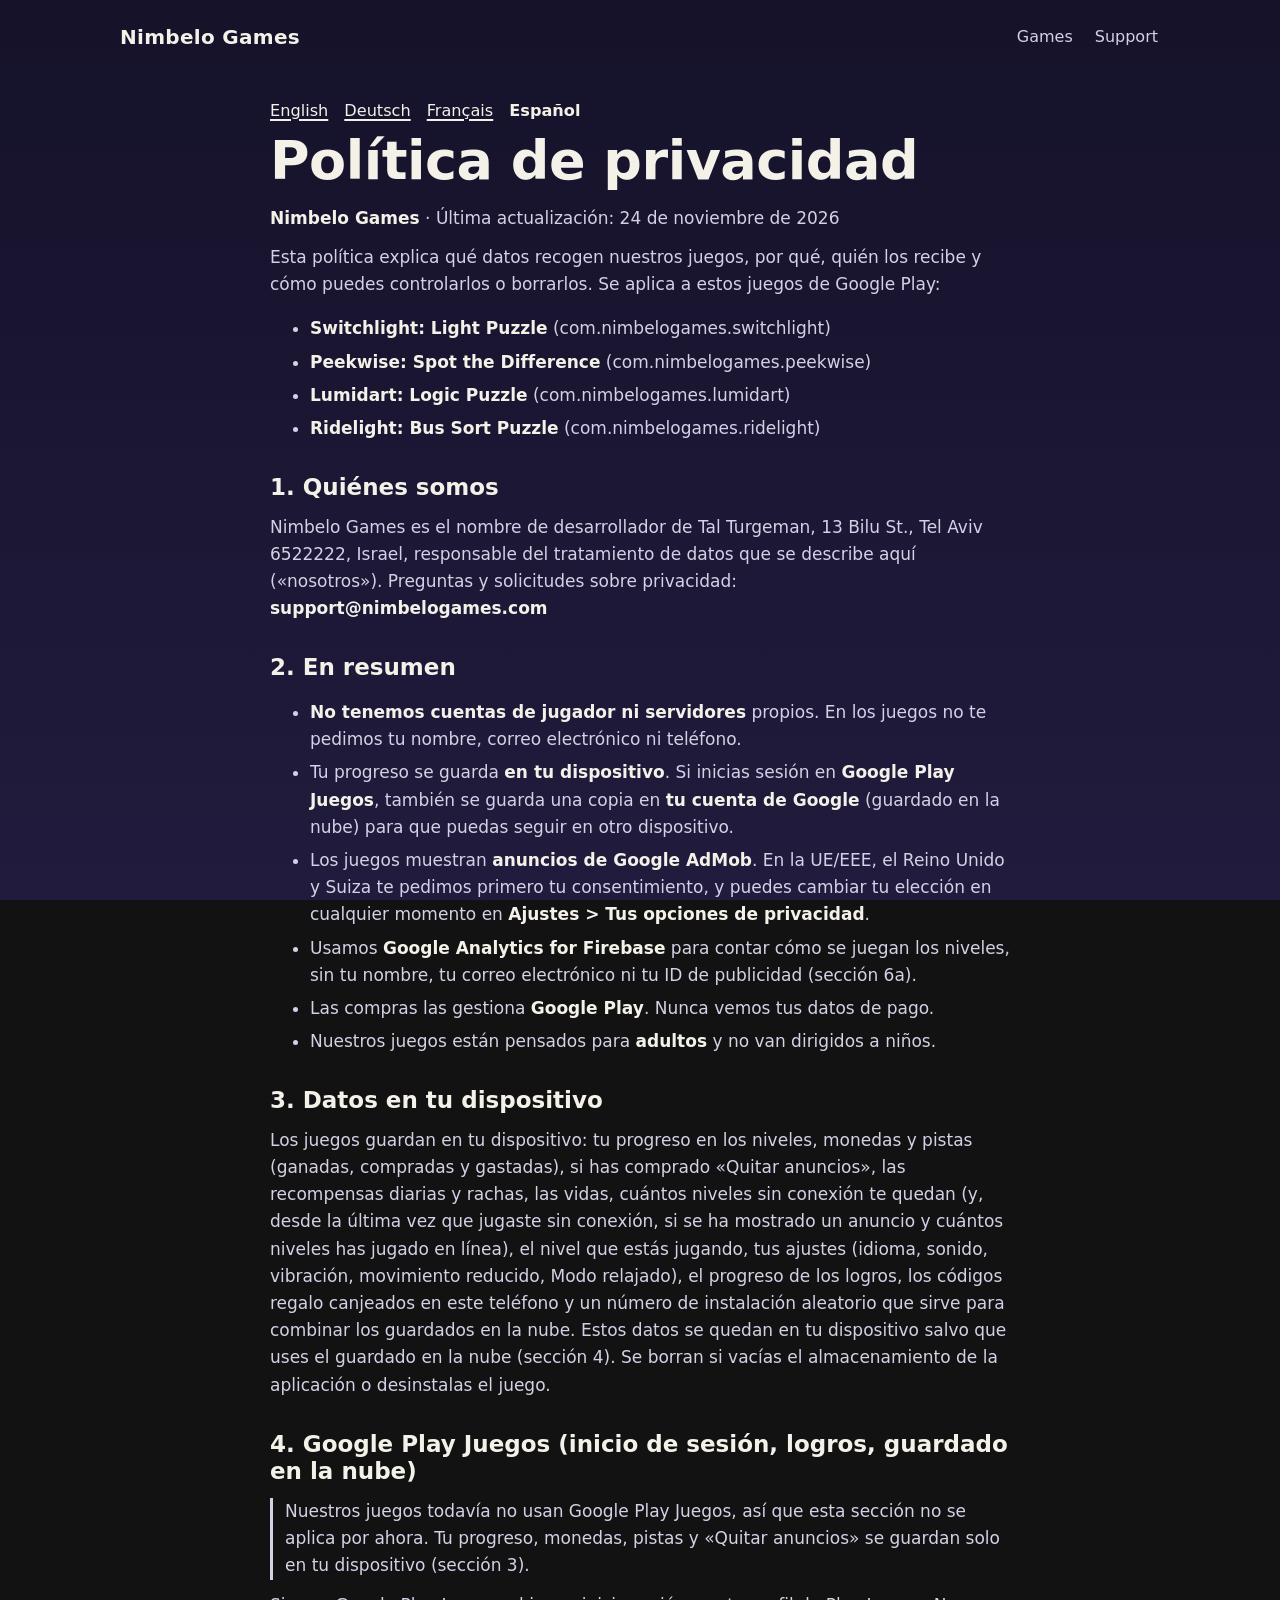
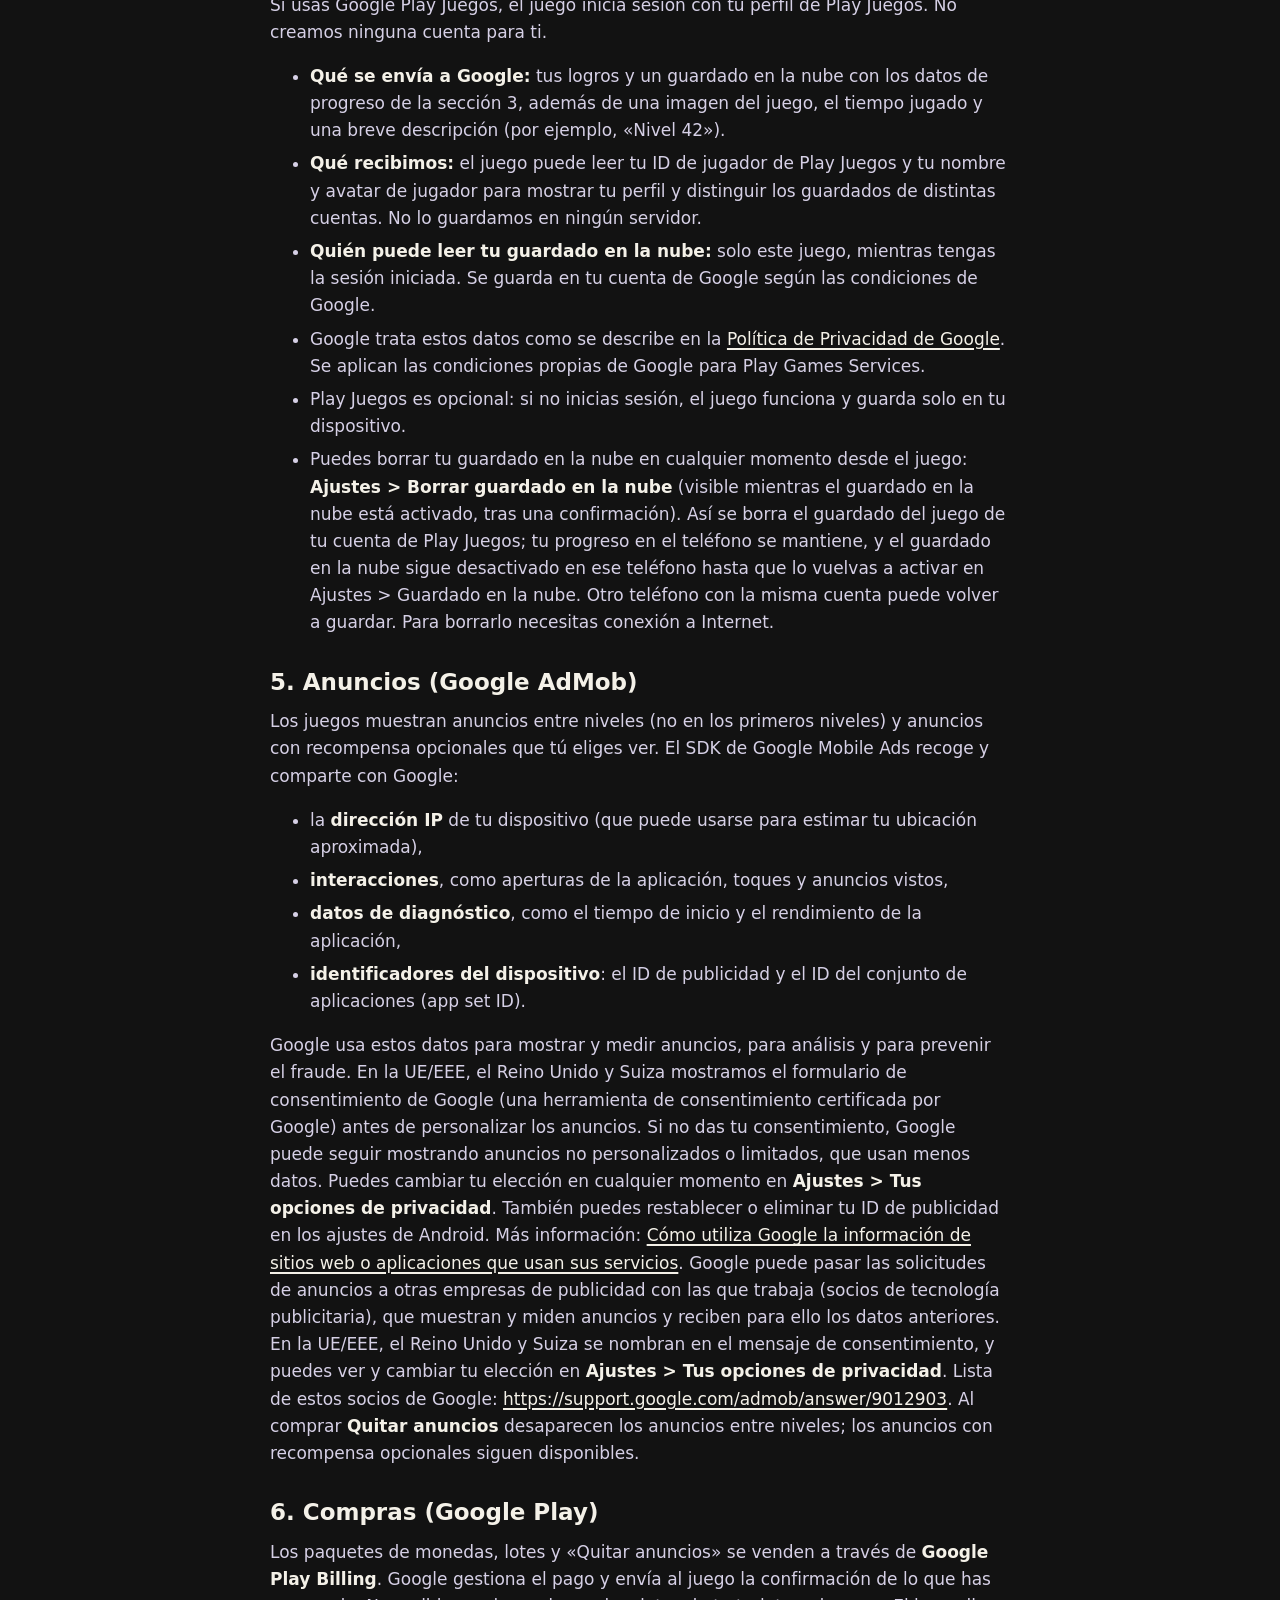
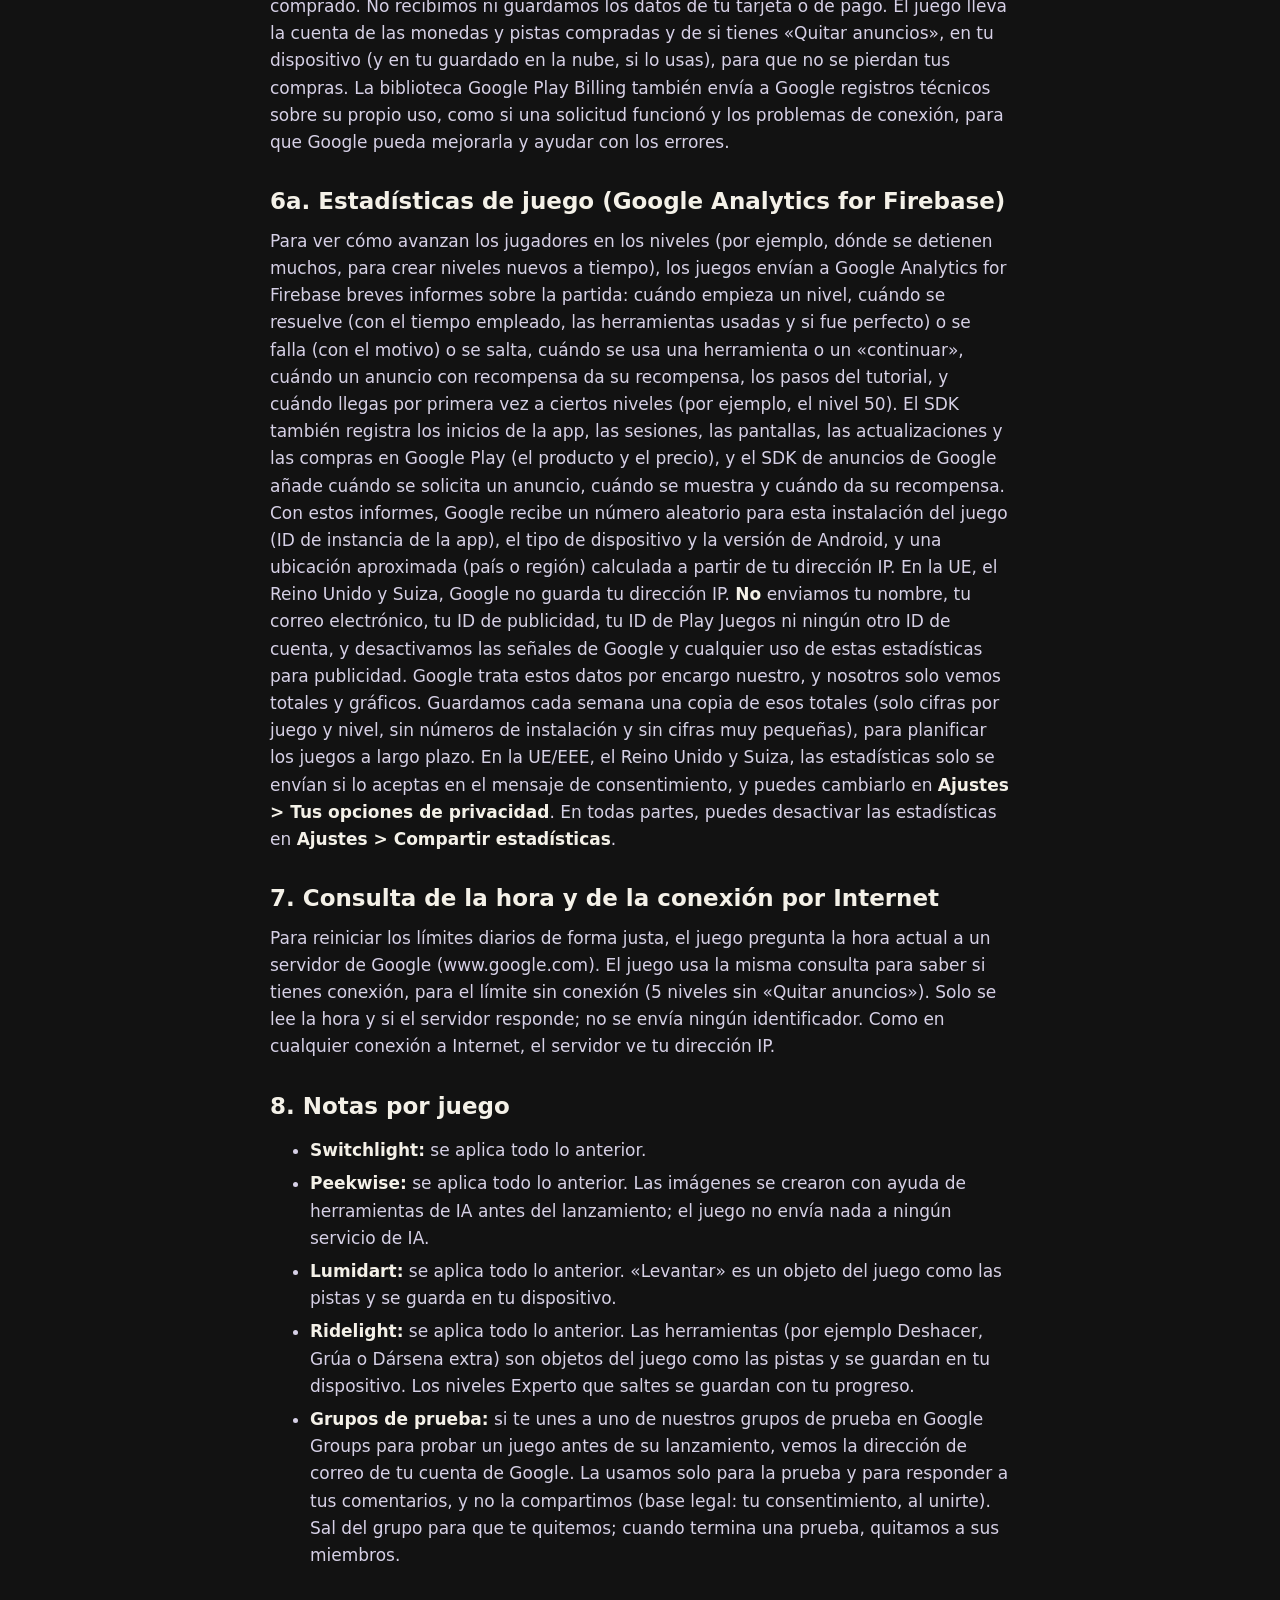
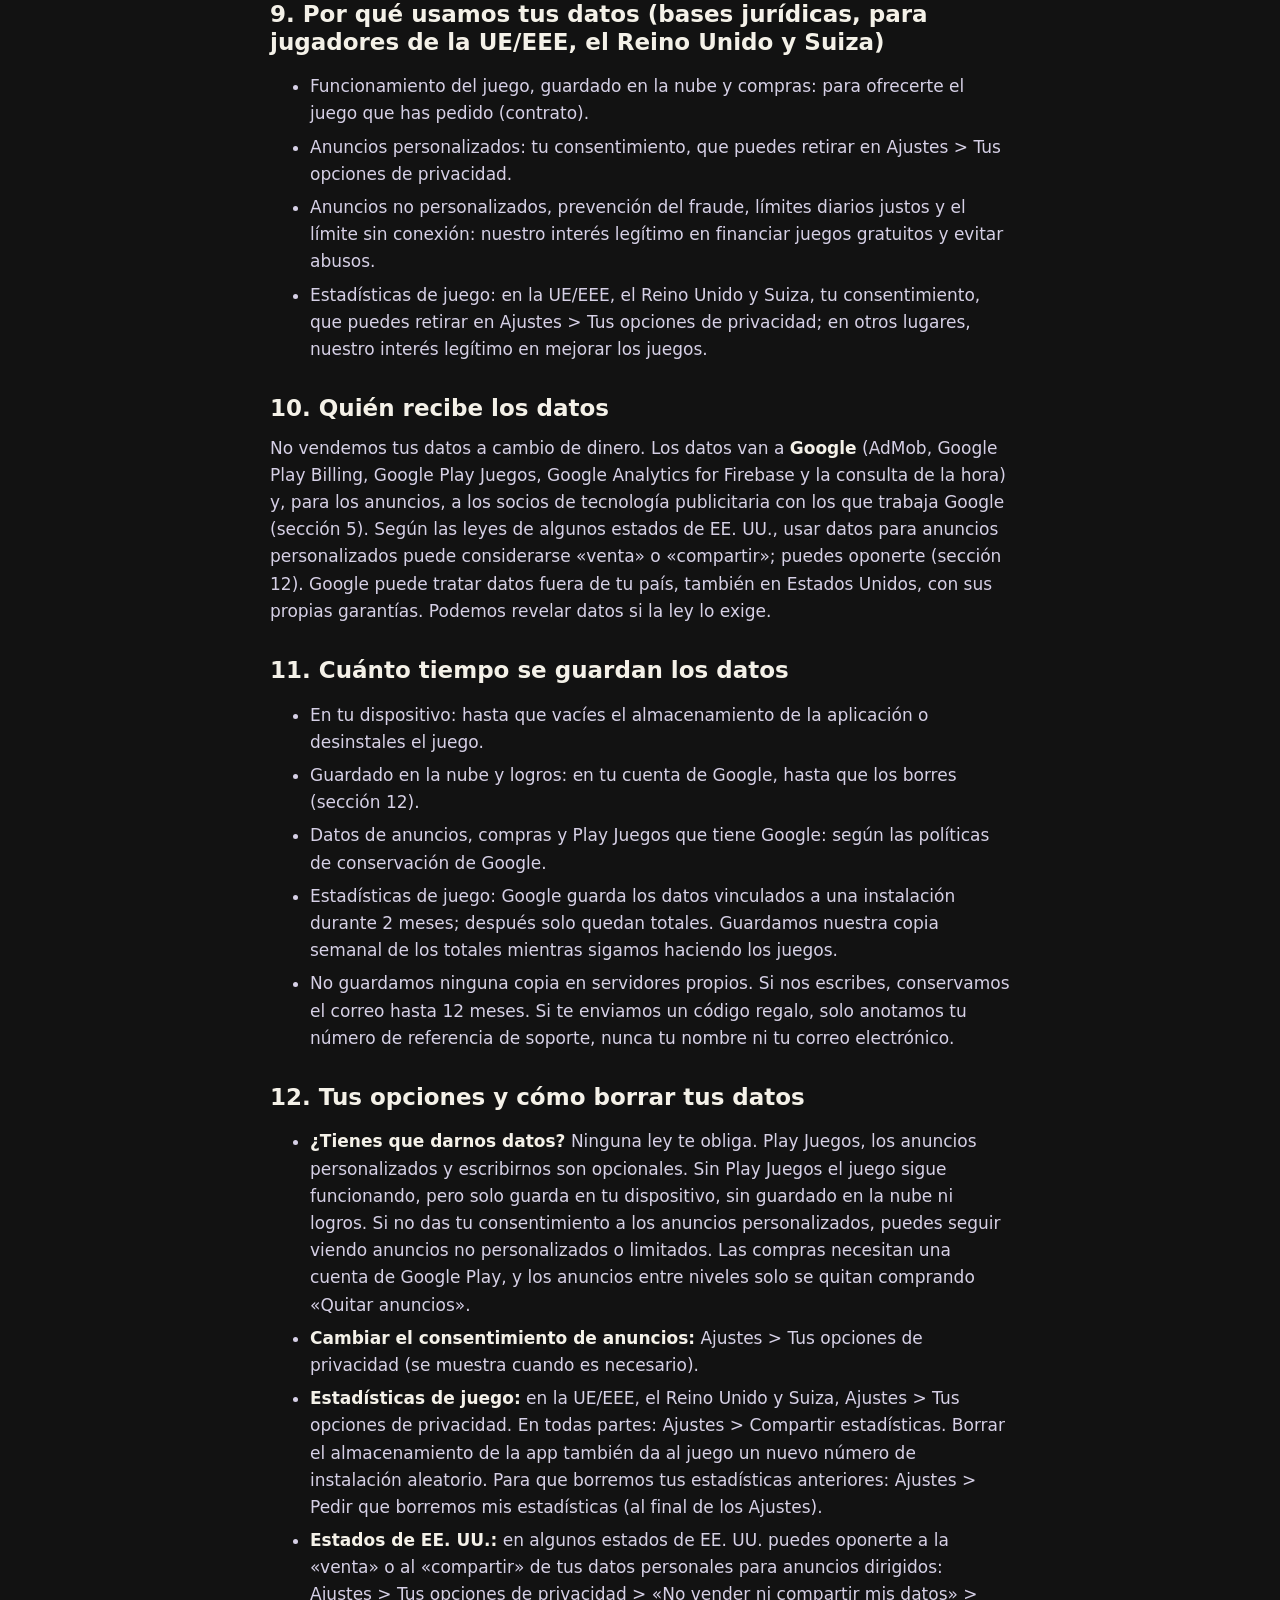
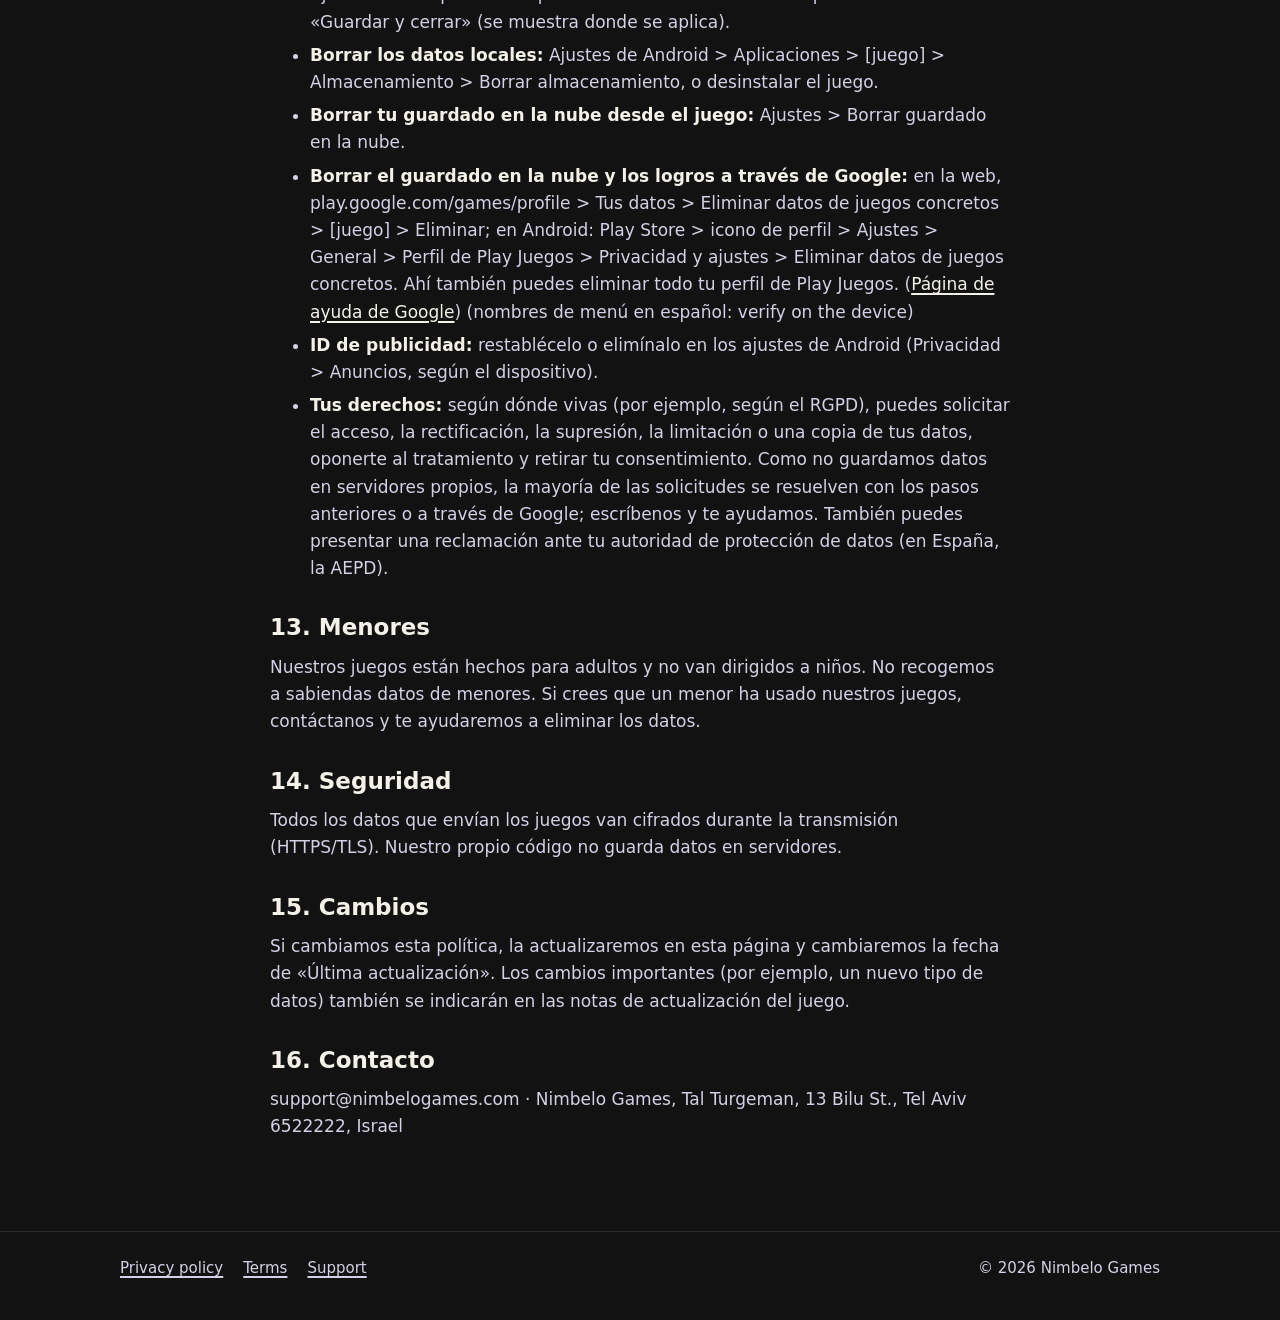
<file: privacy/es/index.html>
<!doctype html>
<html lang="es">
<head>
<meta charset="utf-8">
<meta name="viewport" content="width=device-width, initial-scale=1">
<title>Política de privacidad | Nimbelo Games</title>
<meta name="theme-color" content="#15122A">
<link rel="icon" href="/assets/favicon.svg?v=a6698d24" type="image/svg+xml">
<link rel="stylesheet" href="/site.css?v=e7bec332">
</head>
<body class="studio">
<a class="skip" href="#main">Skip to content</a>
<header class="site-header"><div class="wrap">
  <a class="studio-name" href="/">Nimbelo Games</a>
  <nav class="site-nav" aria-label="Main"><a href="#games">Games</a><a href="/support/">Support</a></nav>
</div></header>
<main id="main"><div class="wrap legal">
<nav class="langs" aria-label="Language"><a href="/privacy/" hreflang="en" lang="en">English</a> <a href="/privacy/de/" hreflang="de" lang="de">Deutsch</a> <a href="/privacy/fr/" hreflang="fr" lang="fr">Français</a> <a href="/privacy/es/" hreflang="es" lang="es" aria-current="page">Español</a></nav>
<h1>Política de privacidad</h1>
<p><strong>Nimbelo Games</strong> · Última actualización: 24 de noviembre de 2026</p>
<p>Esta política explica qué datos recogen nuestros juegos, por qué, quién los recibe y cómo puedes controlarlos o borrarlos. Se aplica a estos juegos de Google Play:</p>
<ul><li><strong>Switchlight: Light Puzzle</strong> (com.nimbelogames.switchlight)</li><li><strong>Peekwise: Spot the Difference</strong> (com.nimbelogames.peekwise)</li><li><strong>Lumidart: Logic Puzzle</strong> (com.nimbelogames.lumidart)</li><li><strong>Ridelight: Bus Sort Puzzle</strong> (com.nimbelogames.ridelight)</li></ul>
<h2 id="s1">1. Quiénes somos</h2>
<p>Nimbelo Games es el nombre de desarrollador de Tal Turgeman, 13 Bilu St., Tel Aviv 6522222, Israel, responsable del tratamiento de datos que se describe aquí («nosotros»). Preguntas y solicitudes sobre privacidad: <strong>support@nimbelogames.com</strong></p>
<h2 id="s2">2. En resumen</h2>
<ul><li><strong>No tenemos cuentas de jugador ni servidores</strong> propios. En los juegos no te pedimos tu nombre, correo electrónico ni teléfono.</li><li>Tu progreso se guarda <strong>en tu dispositivo</strong>. Si inicias sesión en <strong>Google Play Juegos</strong>, también se guarda una copia en <strong>tu cuenta de Google</strong> (guardado en la nube) para que puedas seguir en otro dispositivo.</li><li>Los juegos muestran <strong>anuncios de Google AdMob</strong>. En la UE/EEE, el Reino Unido y Suiza te pedimos primero tu consentimiento, y puedes cambiar tu elección en cualquier momento en <strong>Ajustes &gt; Tus opciones de privacidad</strong>.</li><li>Usamos <strong>Google Analytics for Firebase</strong> para contar cómo se juegan los niveles, sin tu nombre, tu correo electrónico ni tu ID de publicidad (sección 6a).</li><li>Las compras las gestiona <strong>Google Play</strong>. Nunca vemos tus datos de pago.</li><li>Nuestros juegos están pensados para <strong>adultos</strong> y no van dirigidos a niños.</li></ul>
<h2 id="s3">3. Datos en tu dispositivo</h2>
<p>Los juegos guardan en tu dispositivo: tu progreso en los niveles, monedas y pistas (ganadas, compradas y gastadas), si has comprado «Quitar anuncios», las recompensas diarias y rachas, las vidas, cuántos niveles sin conexión te quedan (y, desde la última vez que jugaste sin conexión, si se ha mostrado un anuncio y cuántos niveles has jugado en línea), el nivel que estás jugando, tus ajustes (idioma, sonido, vibración, movimiento reducido, Modo relajado), el progreso de los logros, los códigos regalo canjeados en este teléfono y un número de instalación aleatorio que sirve para combinar los guardados en la nube. Estos datos se quedan en tu dispositivo salvo que uses el guardado en la nube (sección 4). Se borran si vacías el almacenamiento de la aplicación o desinstalas el juego.</p>
<h2 id="s4">4. Google Play Juegos (inicio de sesión, logros, guardado en la nube)</h2>
<p class="note">Nuestros juegos todavía no usan Google Play Juegos, así que esta sección no se aplica por ahora. Tu progreso, monedas, pistas y «Quitar anuncios» se guardan solo en tu dispositivo (sección 3).</p>
<p>Si usas Google Play Juegos, el juego inicia sesión con tu perfil de Play Juegos. No creamos ninguna cuenta para ti.</p>
<ul><li><strong>Qué se envía a Google:</strong> tus logros y un guardado en la nube con los datos de progreso de la sección 3, además de una imagen del juego, el tiempo jugado y una breve descripción (por ejemplo, «Nivel 42»).</li><li><strong>Qué recibimos:</strong> el juego puede leer tu ID de jugador de Play Juegos y tu nombre y avatar de jugador para mostrar tu perfil y distinguir los guardados de distintas cuentas. No lo guardamos en ningún servidor.</li><li><strong>Quién puede leer tu guardado en la nube:</strong> solo este juego, mientras tengas la sesión iniciada. Se guarda en tu cuenta de Google según las condiciones de Google.</li><li>Google trata estos datos como se describe en la <a href="https://policies.google.com/privacy?hl=es">Política de Privacidad de Google</a>. Se aplican las condiciones propias de Google para Play Games Services.</li><li>Play Juegos es opcional: si no inicias sesión, el juego funciona y guarda solo en tu dispositivo.</li><li>Puedes borrar tu guardado en la nube en cualquier momento desde el juego: <strong>Ajustes &gt; Borrar guardado en la nube</strong> (visible mientras el guardado en la nube está activado, tras una confirmación). Así se borra el guardado del juego de tu cuenta de Play Juegos; tu progreso en el teléfono se mantiene, y el guardado en la nube sigue desactivado en ese teléfono hasta que lo vuelvas a activar en Ajustes &gt; Guardado en la nube. Otro teléfono con la misma cuenta puede volver a guardar. Para borrarlo necesitas conexión a Internet.</li></ul>
<h2 id="s5">5. Anuncios (Google AdMob)</h2>
<p>Los juegos muestran anuncios entre niveles (no en los primeros niveles) y anuncios con recompensa opcionales que tú eliges ver. El SDK de Google Mobile Ads recoge y comparte con Google:</p>
<ul><li>la <strong>dirección IP</strong> de tu dispositivo (que puede usarse para estimar tu ubicación aproximada),</li><li><strong>interacciones</strong>, como aperturas de la aplicación, toques y anuncios vistos,</li><li><strong>datos de diagnóstico</strong>, como el tiempo de inicio y el rendimiento de la aplicación,</li><li><strong>identificadores del dispositivo</strong>: el ID de publicidad y el ID del conjunto de aplicaciones (app set ID).</li></ul>
<p>Google usa estos datos para mostrar y medir anuncios, para análisis y para prevenir el fraude. En la UE/EEE, el Reino Unido y Suiza mostramos el formulario de consentimiento de Google (una herramienta de consentimiento certificada por Google) antes de personalizar los anuncios. Si no das tu consentimiento, Google puede seguir mostrando anuncios no personalizados o limitados, que usan menos datos. Puedes cambiar tu elección en cualquier momento en <strong>Ajustes &gt; Tus opciones de privacidad</strong>. También puedes restablecer o eliminar tu ID de publicidad en los ajustes de Android. Más información: <a href="https://policies.google.com/technologies/partner-sites?hl=es">Cómo utiliza Google la información de sitios web o aplicaciones que usan sus servicios</a>. Google puede pasar las solicitudes de anuncios a otras empresas de publicidad con las que trabaja (socios de tecnología publicitaria), que muestran y miden anuncios y reciben para ello los datos anteriores. En la UE/EEE, el Reino Unido y Suiza se nombran en el mensaje de consentimiento, y puedes ver y cambiar tu elección en <strong>Ajustes &gt; Tus opciones de privacidad</strong>. Lista de estos socios de Google: <a href="https://support.google.com/admob/answer/9012903?hl=es">https://support.google.com/admob/answer/9012903</a>. Al comprar <strong>Quitar anuncios</strong> desaparecen los anuncios entre niveles; los anuncios con recompensa opcionales siguen disponibles.</p>
<h2 id="s6">6. Compras (Google Play)</h2>
<p>Los paquetes de monedas, lotes y «Quitar anuncios» se venden a través de <strong>Google Play Billing</strong>. Google gestiona el pago y envía al juego la confirmación de lo que has comprado. No recibimos ni guardamos los datos de tu tarjeta o de pago. El juego lleva la cuenta de las monedas y pistas compradas y de si tienes «Quitar anuncios», en tu dispositivo (y en tu guardado en la nube, si lo usas), para que no se pierdan tus compras. La biblioteca Google Play Billing también envía a Google registros técnicos sobre su propio uso, como si una solicitud funcionó y los problemas de conexión, para que Google pueda mejorarla y ayudar con los errores.</p>
<h2>6a. Estadísticas de juego (Google Analytics for Firebase)</h2>
<p>Para ver cómo avanzan los jugadores en los niveles (por ejemplo, dónde se detienen muchos, para crear niveles nuevos a tiempo), los juegos envían a Google Analytics for Firebase breves informes sobre la partida: cuándo empieza un nivel, cuándo se resuelve (con el tiempo empleado, las herramientas usadas y si fue perfecto) o se falla (con el motivo) o se salta, cuándo se usa una herramienta o un «continuar», cuándo un anuncio con recompensa da su recompensa, los pasos del tutorial, y cuándo llegas por primera vez a ciertos niveles (por ejemplo, el nivel 50). El SDK también registra los inicios de la app, las sesiones, las pantallas, las actualizaciones y las compras en Google Play (el producto y el precio), y el SDK de anuncios de Google añade cuándo se solicita un anuncio, cuándo se muestra y cuándo da su recompensa. Con estos informes, Google recibe un número aleatorio para esta instalación del juego (ID de instancia de la app), el tipo de dispositivo y la versión de Android, y una ubicación aproximada (país o región) calculada a partir de tu dirección IP. En la UE, el Reino Unido y Suiza, Google no guarda tu dirección IP. <strong>No</strong> enviamos tu nombre, tu correo electrónico, tu ID de publicidad, tu ID de Play Juegos ni ningún otro ID de cuenta, y desactivamos las señales de Google y cualquier uso de estas estadísticas para publicidad. Google trata estos datos por encargo nuestro, y nosotros solo vemos totales y gráficos. Guardamos cada semana una copia de esos totales (solo cifras por juego y nivel, sin números de instalación y sin cifras muy pequeñas), para planificar los juegos a largo plazo. En la UE/EEE, el Reino Unido y Suiza, las estadísticas solo se envían si lo aceptas en el mensaje de consentimiento, y puedes cambiarlo en <strong>Ajustes &gt; Tus opciones de privacidad</strong>. En todas partes, puedes desactivar las estadísticas en <strong>Ajustes &gt; Compartir estadísticas</strong>.</p>
<h2 id="s7">7. Consulta de la hora y de la conexión por Internet</h2>
<p>Para reiniciar los límites diarios de forma justa, el juego pregunta la hora actual a un servidor de Google (www.google.com). El juego usa la misma consulta para saber si tienes conexión, para el límite sin conexión (5 niveles sin «Quitar anuncios»). Solo se lee la hora y si el servidor responde; no se envía ningún identificador. Como en cualquier conexión a Internet, el servidor ve tu dirección IP.</p>
<h2 id="s8">8. Notas por juego</h2>
<ul><li><strong>Switchlight:</strong> se aplica todo lo anterior.</li><li><strong>Peekwise:</strong> se aplica todo lo anterior. Las imágenes se crearon con ayuda de herramientas de IA antes del lanzamiento; el juego no envía nada a ningún servicio de IA.</li><li><strong>Lumidart:</strong> se aplica todo lo anterior. «Levantar» es un objeto del juego como las pistas y se guarda en tu dispositivo.</li><li><strong>Ridelight:</strong> se aplica todo lo anterior. Las herramientas (por ejemplo Deshacer, Grúa o Dársena extra) son objetos del juego como las pistas y se guardan en tu dispositivo. Los niveles Experto que saltes se guardan con tu progreso.</li><li><strong>Grupos de prueba:</strong> si te unes a uno de nuestros grupos de prueba en Google Groups para probar un juego antes de su lanzamiento, vemos la dirección de correo de tu cuenta de Google. La usamos solo para la prueba y para responder a tus comentarios, y no la compartimos (base legal: tu consentimiento, al unirte). Sal del grupo para que te quitemos; cuando termina una prueba, quitamos a sus miembros.</li></ul>
<h2 id="s9">9. Por qué usamos tus datos (bases jurídicas, para jugadores de la UE/EEE, el Reino Unido y Suiza)</h2>
<ul><li>Funcionamiento del juego, guardado en la nube y compras: para ofrecerte el juego que has pedido (contrato).</li><li>Anuncios personalizados: tu consentimiento, que puedes retirar en Ajustes &gt; Tus opciones de privacidad.</li><li>Anuncios no personalizados, prevención del fraude, límites diarios justos y el límite sin conexión: nuestro interés legítimo en financiar juegos gratuitos y evitar abusos.</li><li>Estadísticas de juego: en la UE/EEE, el Reino Unido y Suiza, tu consentimiento, que puedes retirar en Ajustes &gt; Tus opciones de privacidad; en otros lugares, nuestro interés legítimo en mejorar los juegos.</li></ul>
<h2 id="s10">10. Quién recibe los datos</h2>
<p>No vendemos tus datos a cambio de dinero. Los datos van a <strong>Google</strong> (AdMob, Google Play Billing, Google Play Juegos, Google Analytics for Firebase y la consulta de la hora) y, para los anuncios, a los socios de tecnología publicitaria con los que trabaja Google (sección 5). Según las leyes de algunos estados de EE. UU., usar datos para anuncios personalizados puede considerarse «venta» o «compartir»; puedes oponerte (sección 12). Google puede tratar datos fuera de tu país, también en Estados Unidos, con sus propias garantías. Podemos revelar datos si la ley lo exige.</p>
<h2 id="s11">11. Cuánto tiempo se guardan los datos</h2>
<ul><li>En tu dispositivo: hasta que vacíes el almacenamiento de la aplicación o desinstales el juego.</li><li>Guardado en la nube y logros: en tu cuenta de Google, hasta que los borres (sección 12).</li><li>Datos de anuncios, compras y Play Juegos que tiene Google: según las políticas de conservación de Google.</li><li>Estadísticas de juego: Google guarda los datos vinculados a una instalación durante 2 meses; después solo quedan totales. Guardamos nuestra copia semanal de los totales mientras sigamos haciendo los juegos.</li><li>No guardamos ninguna copia en servidores propios. Si nos escribes, conservamos el correo hasta 12 meses. Si te enviamos un código regalo, solo anotamos tu número de referencia de soporte, nunca tu nombre ni tu correo electrónico.</li></ul>
<h2 id="delete">12. Tus opciones y cómo borrar tus datos</h2>
<ul><li><strong>¿Tienes que darnos datos?</strong> Ninguna ley te obliga. Play Juegos, los anuncios personalizados y escribirnos son opcionales. Sin Play Juegos el juego sigue funcionando, pero solo guarda en tu dispositivo, sin guardado en la nube ni logros. Si no das tu consentimiento a los anuncios personalizados, puedes seguir viendo anuncios no personalizados o limitados. Las compras necesitan una cuenta de Google Play, y los anuncios entre niveles solo se quitan comprando «Quitar anuncios».</li><li><strong>Cambiar el consentimiento de anuncios:</strong> Ajustes &gt; Tus opciones de privacidad (se muestra cuando es necesario).</li><li><strong>Estadísticas de juego:</strong> en la UE/EEE, el Reino Unido y Suiza, Ajustes &gt; Tus opciones de privacidad. En todas partes: Ajustes &gt; Compartir estadísticas. Borrar el almacenamiento de la app también da al juego un nuevo número de instalación aleatorio. Para que borremos tus estadísticas anteriores: Ajustes &gt; Pedir que borremos mis estadísticas (al final de los Ajustes).</li><li><strong>Estados de EE. UU.:</strong> en algunos estados de EE. UU. puedes oponerte a la «venta» o al «compartir» de tus datos personales para anuncios dirigidos: Ajustes &gt; Tus opciones de privacidad &gt; «No vender ni compartir mis datos» &gt; «Guardar y cerrar» (se muestra donde se aplica).</li><li><strong>Borrar los datos locales:</strong> Ajustes de Android &gt; Aplicaciones &gt; [juego] &gt; Almacenamiento &gt; Borrar almacenamiento, o desinstalar el juego.</li><li><strong>Borrar tu guardado en la nube desde el juego:</strong> Ajustes &gt; Borrar guardado en la nube.</li><li><strong>Borrar el guardado en la nube y los logros a través de Google:</strong> en la web, play.google.com/games/profile &gt; Tus datos &gt; Eliminar datos de juegos concretos &gt; [juego] &gt; Eliminar; en Android: Play Store &gt; icono de perfil &gt; Ajustes &gt; General &gt; Perfil de Play Juegos &gt; Privacidad y ajustes &gt; Eliminar datos de juegos concretos. Ahí también puedes eliminar todo tu perfil de Play Juegos. (<a href="https://support.google.com/googleplay/answer/9130646?hl=es">Página de ayuda de Google</a>) (nombres de menú en español: verify on the device)</li><li><strong>ID de publicidad:</strong> restablécelo o elimínalo en los ajustes de Android (Privacidad &gt; Anuncios, según el dispositivo).</li><li><strong>Tus derechos:</strong> según dónde vivas (por ejemplo, según el RGPD), puedes solicitar el acceso, la rectificación, la supresión, la limitación o una copia de tus datos, oponerte al tratamiento y retirar tu consentimiento. Como no guardamos datos en servidores propios, la mayoría de las solicitudes se resuelven con los pasos anteriores o a través de Google; escríbenos y te ayudamos. También puedes presentar una reclamación ante tu autoridad de protección de datos (en España, la AEPD).</li></ul>
<h2 id="s13">13. Menores</h2>
<p>Nuestros juegos están hechos para adultos y no van dirigidos a niños. No recogemos a sabiendas datos de menores. Si crees que un menor ha usado nuestros juegos, contáctanos y te ayudaremos a eliminar los datos.</p>
<h2 id="s14">14. Seguridad</h2>
<p>Todos los datos que envían los juegos van cifrados durante la transmisión (HTTPS/TLS). Nuestro propio código no guarda datos en servidores.</p>
<h2 id="s15">15. Cambios</h2>
<p>Si cambiamos esta política, la actualizaremos en esta página y cambiaremos la fecha de «Última actualización». Los cambios importantes (por ejemplo, un nuevo tipo de datos) también se indicarán en las notas de actualización del juego.</p>
<h2 id="s16">16. Contacto</h2>
<p>support@nimbelogames.com · Nimbelo Games, Tal Turgeman, 13 Bilu St., Tel Aviv 6522222, Israel</p>
</div></main>
<footer class="site-footer"><div class="wrap">
  <nav aria-label="Footer"><a href="/privacy">Privacy policy</a><a href="/terms">Terms</a><a href="/support/">Support</a></nav>
  <span>© 2026 Nimbelo Games</span>
</div></footer>
</body>
</html>
</file>
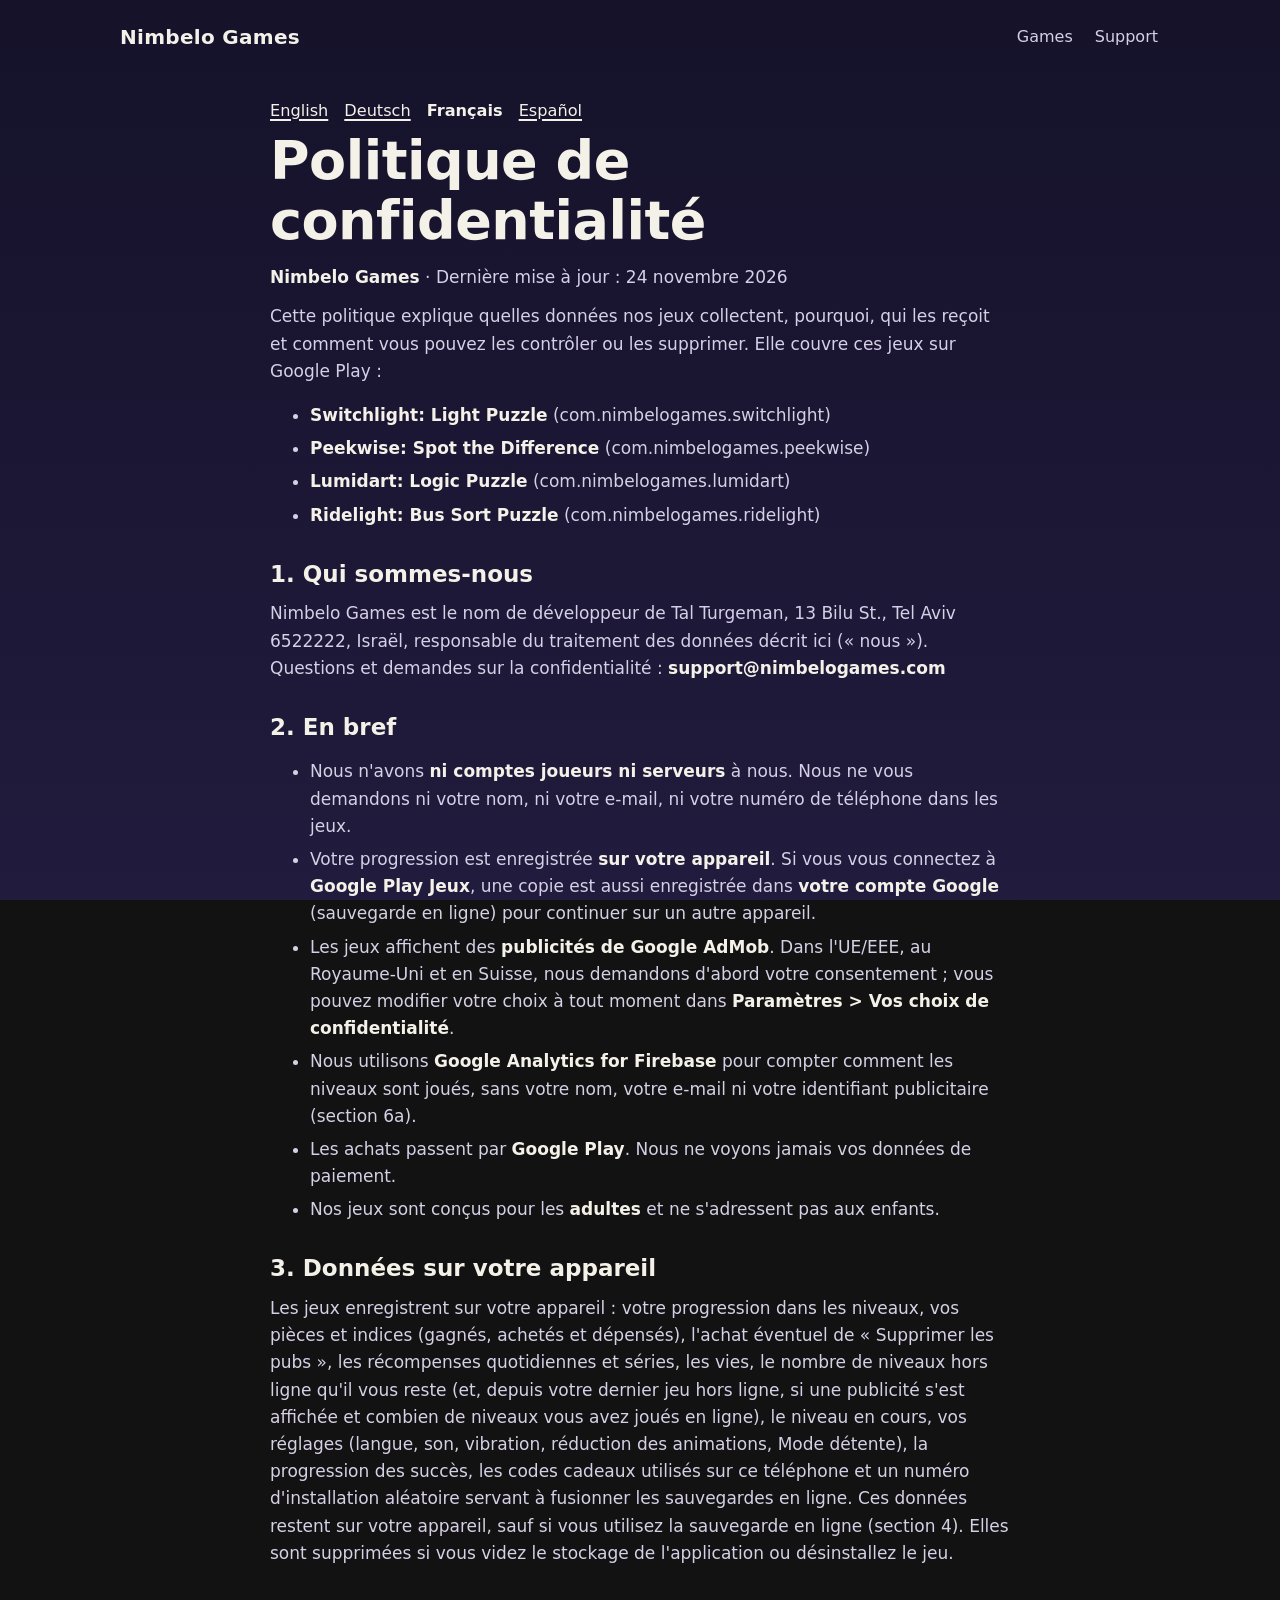
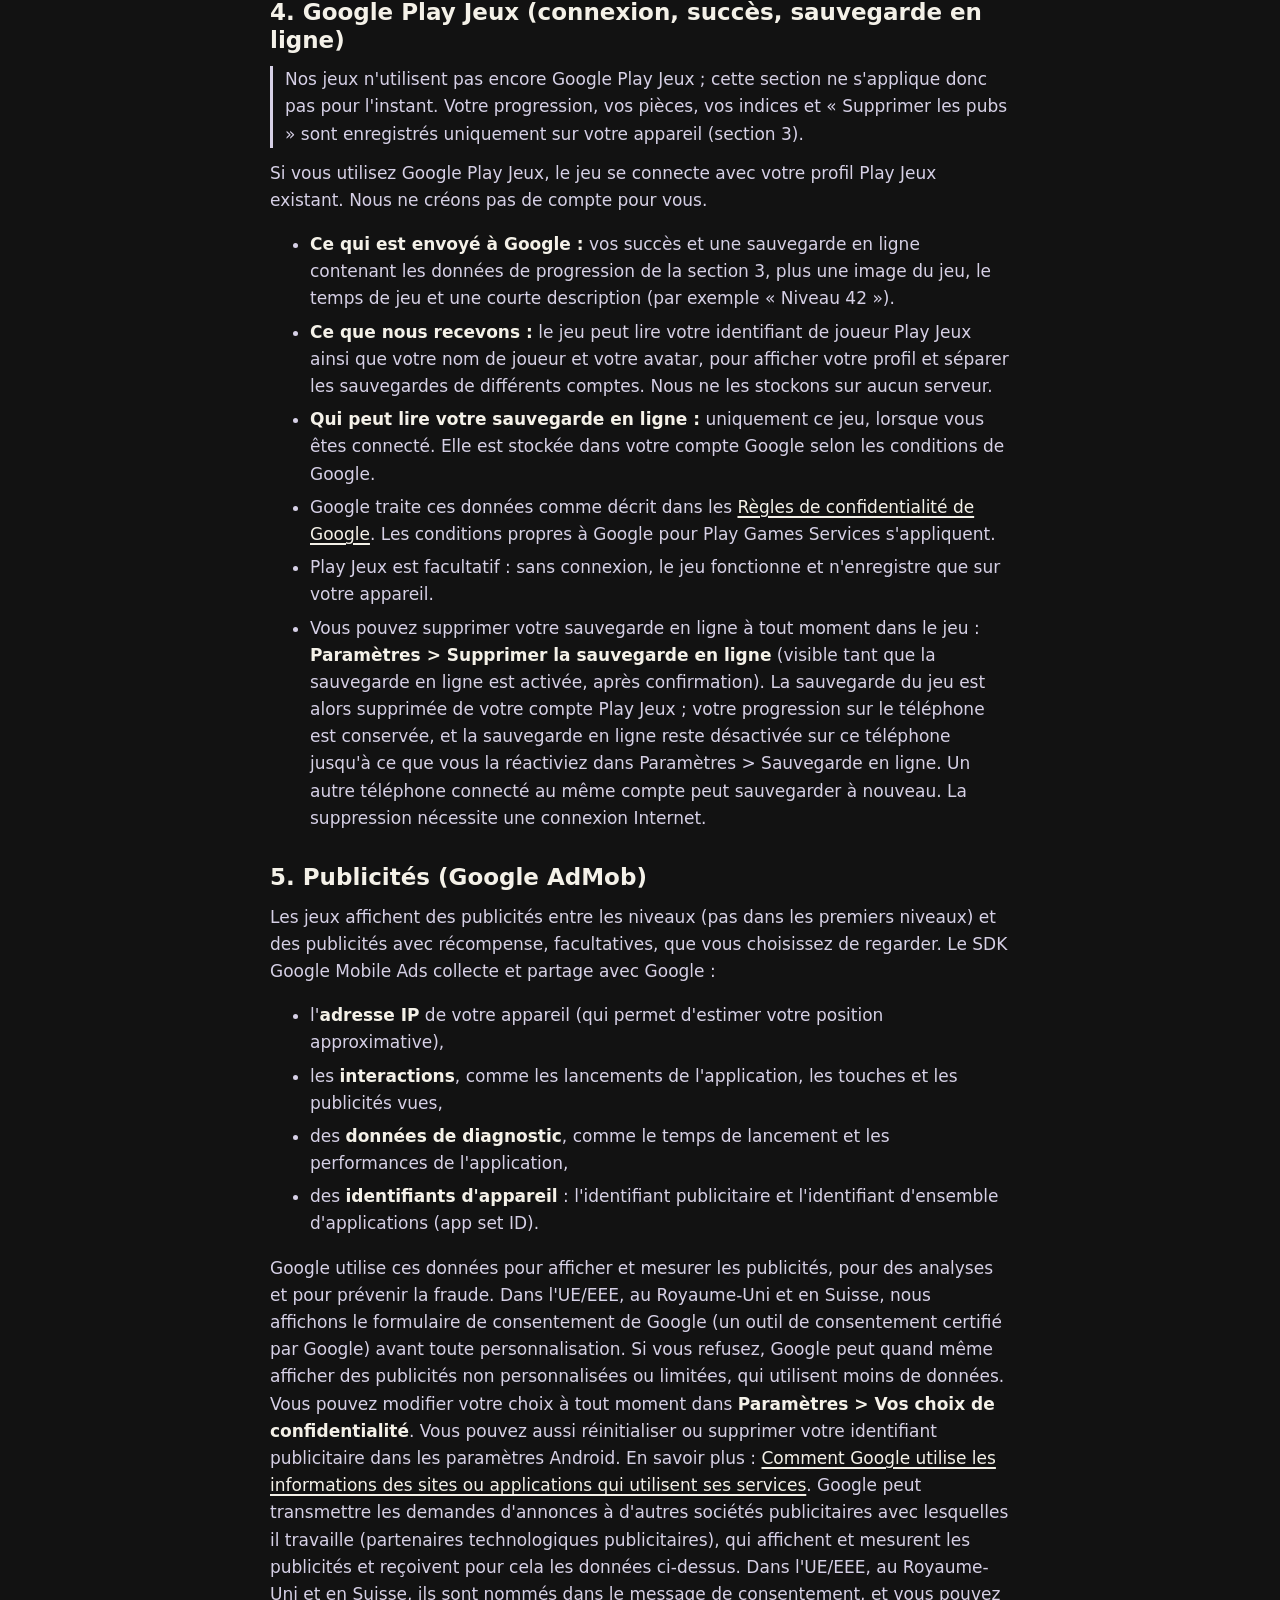
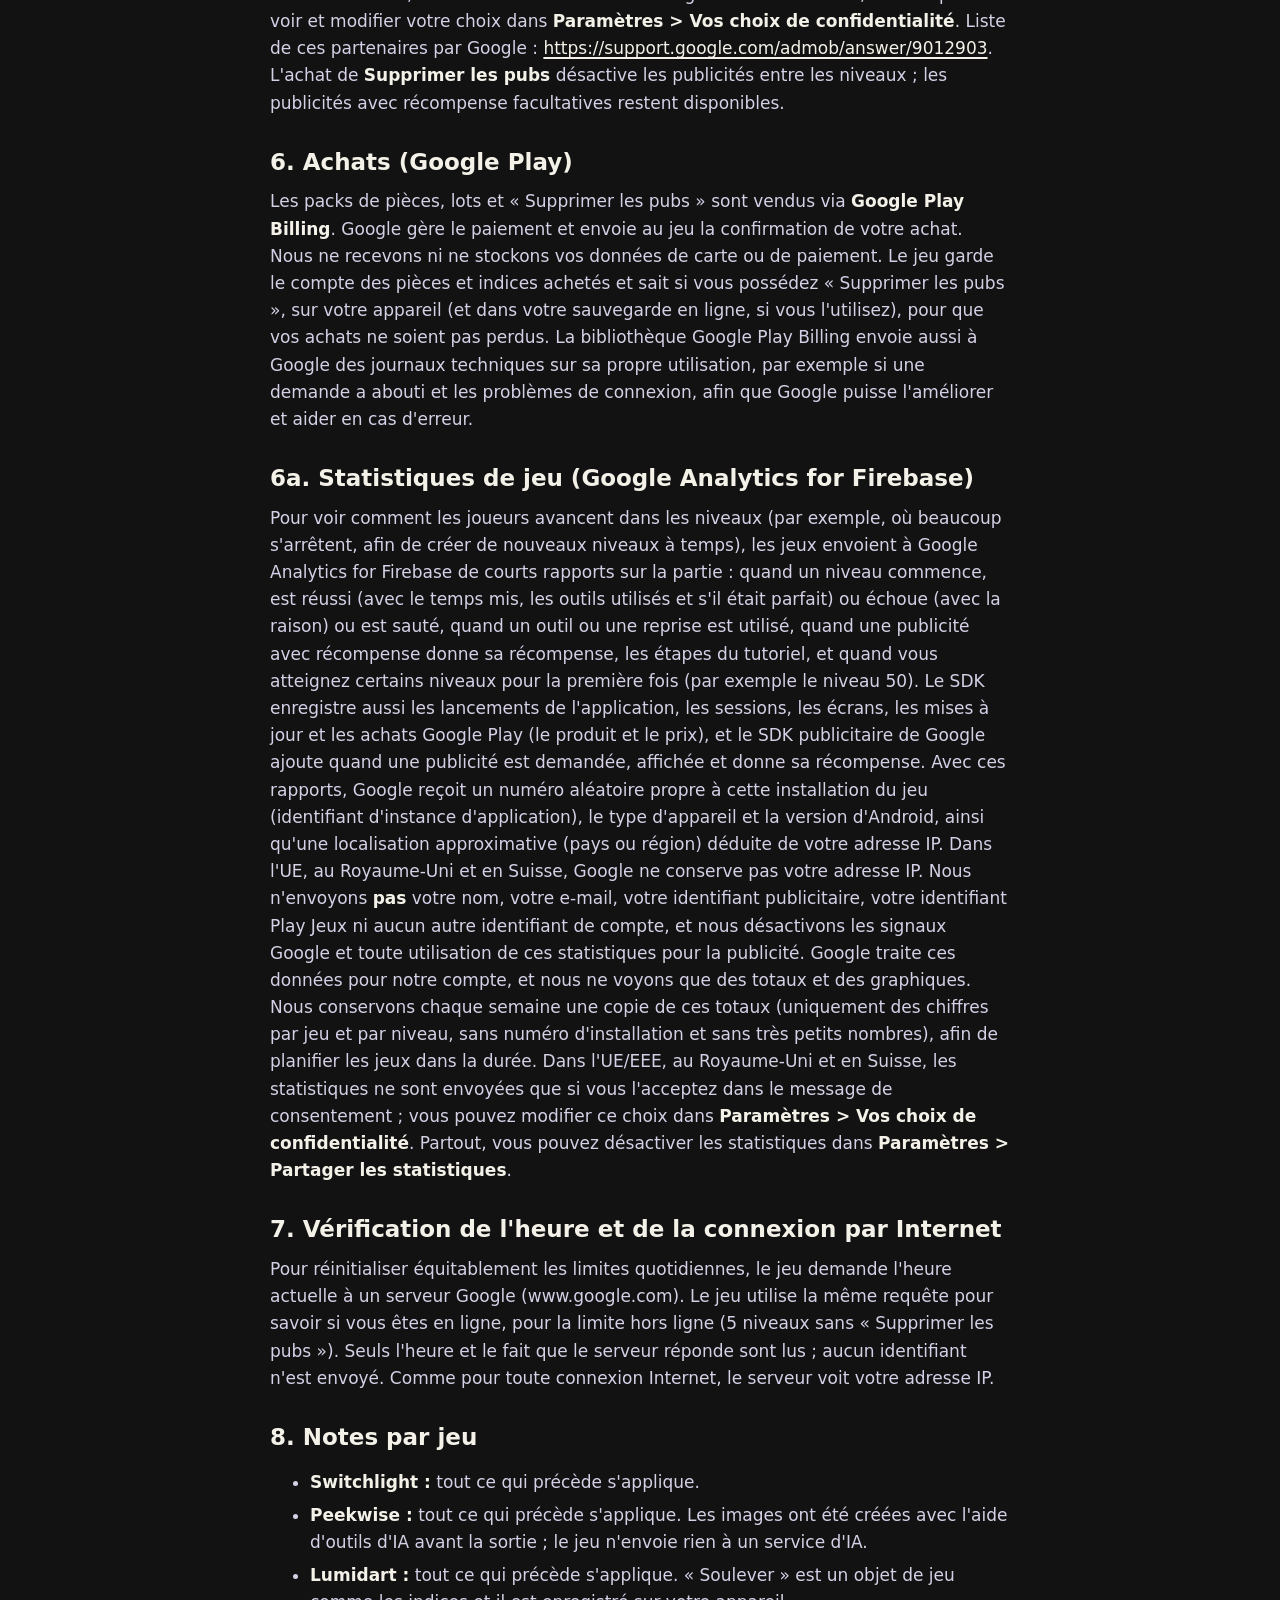
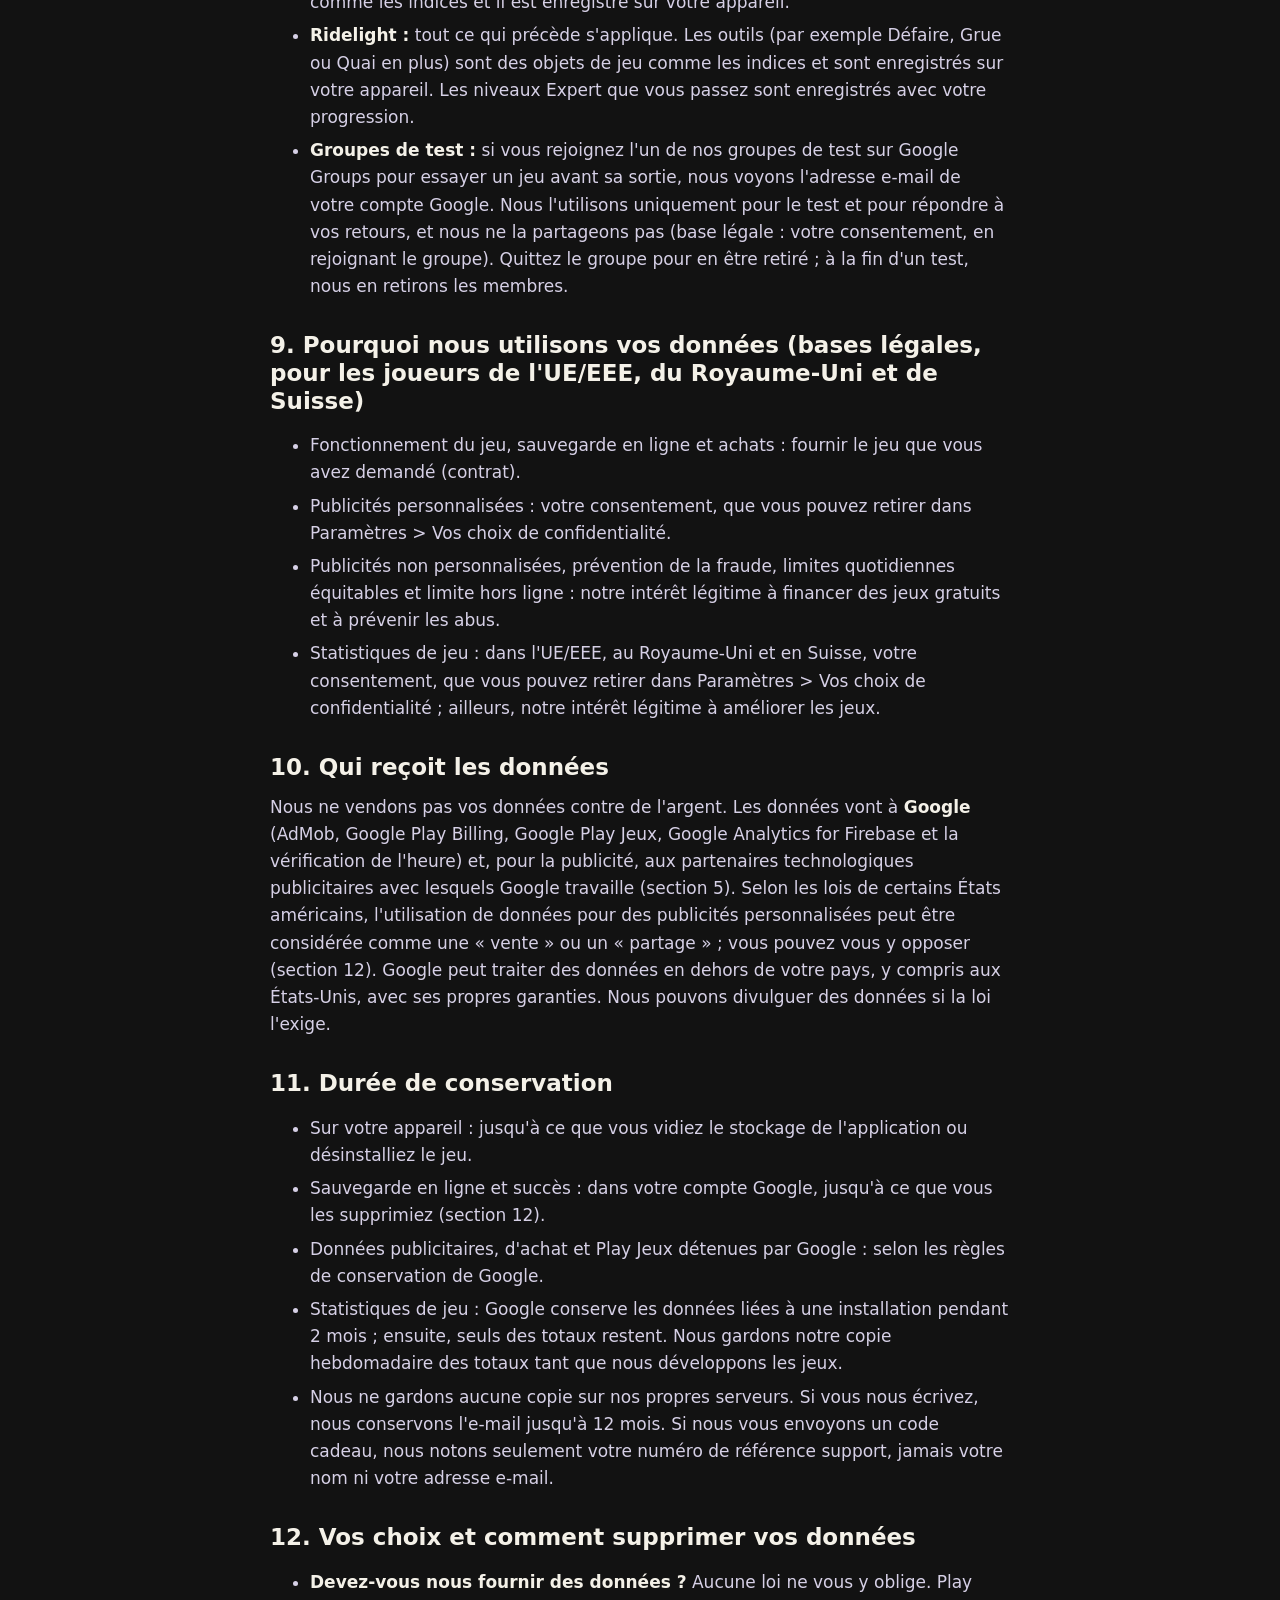
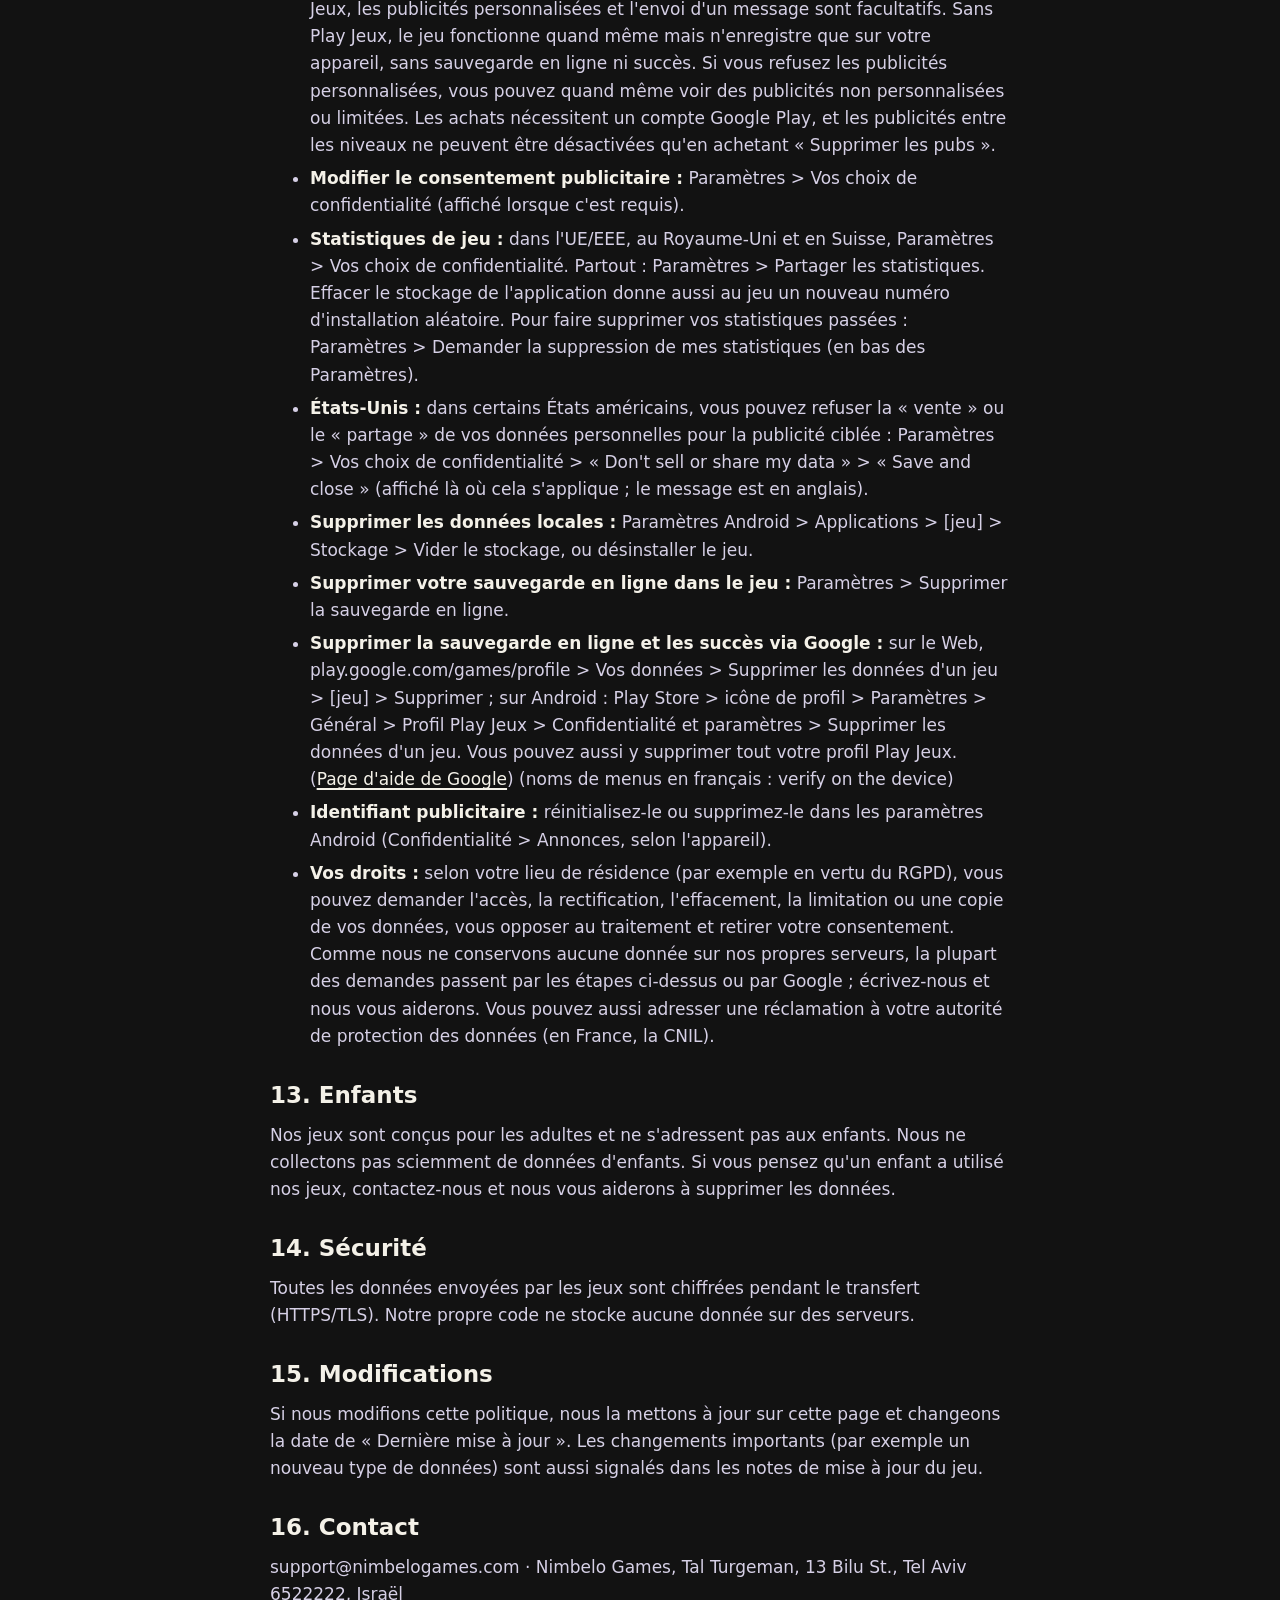
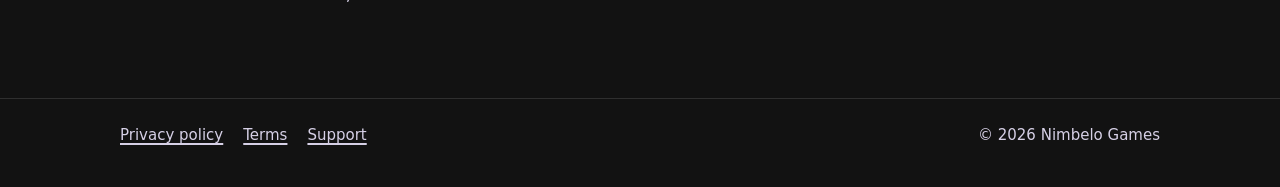
<file: privacy/fr/index.html>
<!doctype html>
<html lang="fr">
<head>
<meta charset="utf-8">
<meta name="viewport" content="width=device-width, initial-scale=1">
<title>Politique de confidentialité | Nimbelo Games</title>
<meta name="theme-color" content="#15122A">
<link rel="icon" href="/assets/favicon.svg?v=a6698d24" type="image/svg+xml">
<link rel="stylesheet" href="/site.css?v=e7bec332">
</head>
<body class="studio">
<a class="skip" href="#main">Skip to content</a>
<header class="site-header"><div class="wrap">
  <a class="studio-name" href="/">Nimbelo Games</a>
  <nav class="site-nav" aria-label="Main"><a href="#games">Games</a><a href="/support/">Support</a></nav>
</div></header>
<main id="main"><div class="wrap legal">
<nav class="langs" aria-label="Language"><a href="/privacy/" hreflang="en" lang="en">English</a> <a href="/privacy/de/" hreflang="de" lang="de">Deutsch</a> <a href="/privacy/fr/" hreflang="fr" lang="fr" aria-current="page">Français</a> <a href="/privacy/es/" hreflang="es" lang="es">Español</a></nav>
<h1>Politique de confidentialité</h1>
<p><strong>Nimbelo Games</strong> · Dernière mise à jour : 24 novembre 2026</p>
<p>Cette politique explique quelles données nos jeux collectent, pourquoi, qui les reçoit et comment vous pouvez les contrôler ou les supprimer. Elle couvre ces jeux sur Google Play :</p>
<ul><li><strong>Switchlight: Light Puzzle</strong> (com.nimbelogames.switchlight)</li><li><strong>Peekwise: Spot the Difference</strong> (com.nimbelogames.peekwise)</li><li><strong>Lumidart: Logic Puzzle</strong> (com.nimbelogames.lumidart)</li><li><strong>Ridelight: Bus Sort Puzzle</strong> (com.nimbelogames.ridelight)</li></ul>
<h2 id="s1">1. Qui sommes-nous</h2>
<p>Nimbelo Games est le nom de développeur de Tal Turgeman, 13 Bilu St., Tel Aviv 6522222, Israël, responsable du traitement des données décrit ici (« nous »). Questions et demandes sur la confidentialité : <strong>support@nimbelogames.com</strong></p>
<h2 id="s2">2. En bref</h2>
<ul><li>Nous n'avons <strong>ni comptes joueurs ni serveurs</strong> à nous. Nous ne vous demandons ni votre nom, ni votre e-mail, ni votre numéro de téléphone dans les jeux.</li><li>Votre progression est enregistrée <strong>sur votre appareil</strong>. Si vous vous connectez à <strong>Google Play Jeux</strong>, une copie est aussi enregistrée dans <strong>votre compte Google</strong> (sauvegarde en ligne) pour continuer sur un autre appareil.</li><li>Les jeux affichent des <strong>publicités de Google AdMob</strong>. Dans l'UE/EEE, au Royaume-Uni et en Suisse, nous demandons d'abord votre consentement ; vous pouvez modifier votre choix à tout moment dans <strong>Paramètres &gt; Vos choix de confidentialité</strong>.</li><li>Nous utilisons <strong>Google Analytics for Firebase</strong> pour compter comment les niveaux sont joués, sans votre nom, votre e-mail ni votre identifiant publicitaire (section 6a).</li><li>Les achats passent par <strong>Google Play</strong>. Nous ne voyons jamais vos données de paiement.</li><li>Nos jeux sont conçus pour les <strong>adultes</strong> et ne s'adressent pas aux enfants.</li></ul>
<h2 id="s3">3. Données sur votre appareil</h2>
<p>Les jeux enregistrent sur votre appareil : votre progression dans les niveaux, vos pièces et indices (gagnés, achetés et dépensés), l'achat éventuel de « Supprimer les pubs », les récompenses quotidiennes et séries, les vies, le nombre de niveaux hors ligne qu'il vous reste (et, depuis votre dernier jeu hors ligne, si une publicité s'est affichée et combien de niveaux vous avez joués en ligne), le niveau en cours, vos réglages (langue, son, vibration, réduction des animations, Mode détente), la progression des succès, les codes cadeaux utilisés sur ce téléphone et un numéro d'installation aléatoire servant à fusionner les sauvegardes en ligne. Ces données restent sur votre appareil, sauf si vous utilisez la sauvegarde en ligne (section 4). Elles sont supprimées si vous videz le stockage de l'application ou désinstallez le jeu.</p>
<h2 id="s4">4. Google Play Jeux (connexion, succès, sauvegarde en ligne)</h2>
<p class="note">Nos jeux n'utilisent pas encore Google Play Jeux ; cette section ne s'applique donc pas pour l'instant. Votre progression, vos pièces, vos indices et « Supprimer les pubs » sont enregistrés uniquement sur votre appareil (section 3).</p>
<p>Si vous utilisez Google Play Jeux, le jeu se connecte avec votre profil Play Jeux existant. Nous ne créons pas de compte pour vous.</p>
<ul><li><strong>Ce qui est envoyé à Google :</strong> vos succès et une sauvegarde en ligne contenant les données de progression de la section 3, plus une image du jeu, le temps de jeu et une courte description (par exemple « Niveau 42 »).</li><li><strong>Ce que nous recevons :</strong> le jeu peut lire votre identifiant de joueur Play Jeux ainsi que votre nom de joueur et votre avatar, pour afficher votre profil et séparer les sauvegardes de différents comptes. Nous ne les stockons sur aucun serveur.</li><li><strong>Qui peut lire votre sauvegarde en ligne :</strong> uniquement ce jeu, lorsque vous êtes connecté. Elle est stockée dans votre compte Google selon les conditions de Google.</li><li>Google traite ces données comme décrit dans les <a href="https://policies.google.com/privacy?hl=fr">Règles de confidentialité de Google</a>. Les conditions propres à Google pour Play Games Services s'appliquent.</li><li>Play Jeux est facultatif : sans connexion, le jeu fonctionne et n'enregistre que sur votre appareil.</li><li>Vous pouvez supprimer votre sauvegarde en ligne à tout moment dans le jeu : <strong>Paramètres &gt; Supprimer la sauvegarde en ligne</strong> (visible tant que la sauvegarde en ligne est activée, après confirmation). La sauvegarde du jeu est alors supprimée de votre compte Play Jeux ; votre progression sur le téléphone est conservée, et la sauvegarde en ligne reste désactivée sur ce téléphone jusqu'à ce que vous la réactiviez dans Paramètres &gt; Sauvegarde en ligne. Un autre téléphone connecté au même compte peut sauvegarder à nouveau. La suppression nécessite une connexion Internet.</li></ul>
<h2 id="s5">5. Publicités (Google AdMob)</h2>
<p>Les jeux affichent des publicités entre les niveaux (pas dans les premiers niveaux) et des publicités avec récompense, facultatives, que vous choisissez de regarder. Le SDK Google Mobile Ads collecte et partage avec Google :</p>
<ul><li>l'<strong>adresse IP</strong> de votre appareil (qui permet d'estimer votre position approximative),</li><li>les <strong>interactions</strong>, comme les lancements de l'application, les touches et les publicités vues,</li><li>des <strong>données de diagnostic</strong>, comme le temps de lancement et les performances de l'application,</li><li>des <strong>identifiants d'appareil</strong> : l'identifiant publicitaire et l'identifiant d'ensemble d'applications (app set ID).</li></ul>
<p>Google utilise ces données pour afficher et mesurer les publicités, pour des analyses et pour prévenir la fraude. Dans l'UE/EEE, au Royaume-Uni et en Suisse, nous affichons le formulaire de consentement de Google (un outil de consentement certifié par Google) avant toute personnalisation. Si vous refusez, Google peut quand même afficher des publicités non personnalisées ou limitées, qui utilisent moins de données. Vous pouvez modifier votre choix à tout moment dans <strong>Paramètres &gt; Vos choix de confidentialité</strong>. Vous pouvez aussi réinitialiser ou supprimer votre identifiant publicitaire dans les paramètres Android. En savoir plus : <a href="https://policies.google.com/technologies/partner-sites?hl=fr">Comment Google utilise les informations des sites ou applications qui utilisent ses services</a>. Google peut transmettre les demandes d'annonces à d'autres sociétés publicitaires avec lesquelles il travaille (partenaires technologiques publicitaires), qui affichent et mesurent les publicités et reçoivent pour cela les données ci-dessus. Dans l'UE/EEE, au Royaume-Uni et en Suisse, ils sont nommés dans le message de consentement, et vous pouvez voir et modifier votre choix dans <strong>Paramètres &gt; Vos choix de confidentialité</strong>. Liste de ces partenaires par Google : <a href="https://support.google.com/admob/answer/9012903?hl=fr">https://support.google.com/admob/answer/9012903</a>. L'achat de <strong>Supprimer les pubs</strong> désactive les publicités entre les niveaux ; les publicités avec récompense facultatives restent disponibles.</p>
<h2 id="s6">6. Achats (Google Play)</h2>
<p>Les packs de pièces, lots et « Supprimer les pubs » sont vendus via <strong>Google Play Billing</strong>. Google gère le paiement et envoie au jeu la confirmation de votre achat. Nous ne recevons ni ne stockons vos données de carte ou de paiement. Le jeu garde le compte des pièces et indices achetés et sait si vous possédez « Supprimer les pubs », sur votre appareil (et dans votre sauvegarde en ligne, si vous l'utilisez), pour que vos achats ne soient pas perdus. La bibliothèque Google Play Billing envoie aussi à Google des journaux techniques sur sa propre utilisation, par exemple si une demande a abouti et les problèmes de connexion, afin que Google puisse l'améliorer et aider en cas d'erreur.</p>
<h2>6a. Statistiques de jeu (Google Analytics for Firebase)</h2>
<p>Pour voir comment les joueurs avancent dans les niveaux (par exemple, où beaucoup s'arrêtent, afin de créer de nouveaux niveaux à temps), les jeux envoient à Google Analytics for Firebase de courts rapports sur la partie : quand un niveau commence, est réussi (avec le temps mis, les outils utilisés et s'il était parfait) ou échoue (avec la raison) ou est sauté, quand un outil ou une reprise est utilisé, quand une publicité avec récompense donne sa récompense, les étapes du tutoriel, et quand vous atteignez certains niveaux pour la première fois (par exemple le niveau 50). Le SDK enregistre aussi les lancements de l'application, les sessions, les écrans, les mises à jour et les achats Google Play (le produit et le prix), et le SDK publicitaire de Google ajoute quand une publicité est demandée, affichée et donne sa récompense. Avec ces rapports, Google reçoit un numéro aléatoire propre à cette installation du jeu (identifiant d'instance d'application), le type d'appareil et la version d'Android, ainsi qu'une localisation approximative (pays ou région) déduite de votre adresse IP. Dans l'UE, au Royaume-Uni et en Suisse, Google ne conserve pas votre adresse IP. Nous n'envoyons <strong>pas</strong> votre nom, votre e-mail, votre identifiant publicitaire, votre identifiant Play Jeux ni aucun autre identifiant de compte, et nous désactivons les signaux Google et toute utilisation de ces statistiques pour la publicité. Google traite ces données pour notre compte, et nous ne voyons que des totaux et des graphiques. Nous conservons chaque semaine une copie de ces totaux (uniquement des chiffres par jeu et par niveau, sans numéro d'installation et sans très petits nombres), afin de planifier les jeux dans la durée. Dans l'UE/EEE, au Royaume-Uni et en Suisse, les statistiques ne sont envoyées que si vous l'acceptez dans le message de consentement ; vous pouvez modifier ce choix dans <strong>Paramètres &gt; Vos choix de confidentialité</strong>. Partout, vous pouvez désactiver les statistiques dans <strong>Paramètres &gt; Partager les statistiques</strong>.</p>
<h2 id="s7">7. Vérification de l'heure et de la connexion par Internet</h2>
<p>Pour réinitialiser équitablement les limites quotidiennes, le jeu demande l'heure actuelle à un serveur Google (www.google.com). Le jeu utilise la même requête pour savoir si vous êtes en ligne, pour la limite hors ligne (5 niveaux sans « Supprimer les pubs »). Seuls l'heure et le fait que le serveur réponde sont lus ; aucun identifiant n'est envoyé. Comme pour toute connexion Internet, le serveur voit votre adresse IP.</p>
<h2 id="s8">8. Notes par jeu</h2>
<ul><li><strong>Switchlight :</strong> tout ce qui précède s'applique.</li><li><strong>Peekwise :</strong> tout ce qui précède s'applique. Les images ont été créées avec l'aide d'outils d'IA avant la sortie ; le jeu n'envoie rien à un service d'IA.</li><li><strong>Lumidart :</strong> tout ce qui précède s'applique. « Soulever » est un objet de jeu comme les indices et il est enregistré sur votre appareil.</li><li><strong>Ridelight :</strong> tout ce qui précède s'applique. Les outils (par exemple Défaire, Grue ou Quai en plus) sont des objets de jeu comme les indices et sont enregistrés sur votre appareil. Les niveaux Expert que vous passez sont enregistrés avec votre progression.</li><li><strong>Groupes de test :</strong> si vous rejoignez l'un de nos groupes de test sur Google Groups pour essayer un jeu avant sa sortie, nous voyons l'adresse e-mail de votre compte Google. Nous l'utilisons uniquement pour le test et pour répondre à vos retours, et nous ne la partageons pas (base légale : votre consentement, en rejoignant le groupe). Quittez le groupe pour en être retiré ; à la fin d'un test, nous en retirons les membres.</li></ul>
<h2 id="s9">9. Pourquoi nous utilisons vos données (bases légales, pour les joueurs de l'UE/EEE, du Royaume-Uni et de Suisse)</h2>
<ul><li>Fonctionnement du jeu, sauvegarde en ligne et achats : fournir le jeu que vous avez demandé (contrat).</li><li>Publicités personnalisées : votre consentement, que vous pouvez retirer dans Paramètres &gt; Vos choix de confidentialité.</li><li>Publicités non personnalisées, prévention de la fraude, limites quotidiennes équitables et limite hors ligne : notre intérêt légitime à financer des jeux gratuits et à prévenir les abus.</li><li>Statistiques de jeu : dans l'UE/EEE, au Royaume-Uni et en Suisse, votre consentement, que vous pouvez retirer dans Paramètres &gt; Vos choix de confidentialité ; ailleurs, notre intérêt légitime à améliorer les jeux.</li></ul>
<h2 id="s10">10. Qui reçoit les données</h2>
<p>Nous ne vendons pas vos données contre de l'argent. Les données vont à <strong>Google</strong> (AdMob, Google Play Billing, Google Play Jeux, Google Analytics for Firebase et la vérification de l'heure) et, pour la publicité, aux partenaires technologiques publicitaires avec lesquels Google travaille (section 5). Selon les lois de certains États américains, l'utilisation de données pour des publicités personnalisées peut être considérée comme une « vente » ou un « partage » ; vous pouvez vous y opposer (section 12). Google peut traiter des données en dehors de votre pays, y compris aux États-Unis, avec ses propres garanties. Nous pouvons divulguer des données si la loi l'exige.</p>
<h2 id="s11">11. Durée de conservation</h2>
<ul><li>Sur votre appareil : jusqu'à ce que vous vidiez le stockage de l'application ou désinstalliez le jeu.</li><li>Sauvegarde en ligne et succès : dans votre compte Google, jusqu'à ce que vous les supprimiez (section 12).</li><li>Données publicitaires, d'achat et Play Jeux détenues par Google : selon les règles de conservation de Google.</li><li>Statistiques de jeu : Google conserve les données liées à une installation pendant 2 mois ; ensuite, seuls des totaux restent. Nous gardons notre copie hebdomadaire des totaux tant que nous développons les jeux.</li><li>Nous ne gardons aucune copie sur nos propres serveurs. Si vous nous écrivez, nous conservons l'e-mail jusqu'à 12 mois. Si nous vous envoyons un code cadeau, nous notons seulement votre numéro de référence support, jamais votre nom ni votre adresse e-mail.</li></ul>
<h2 id="delete">12. Vos choix et comment supprimer vos données</h2>
<ul><li><strong>Devez-vous nous fournir des données ?</strong> Aucune loi ne vous y oblige. Play Jeux, les publicités personnalisées et l'envoi d'un message sont facultatifs. Sans Play Jeux, le jeu fonctionne quand même mais n'enregistre que sur votre appareil, sans sauvegarde en ligne ni succès. Si vous refusez les publicités personnalisées, vous pouvez quand même voir des publicités non personnalisées ou limitées. Les achats nécessitent un compte Google Play, et les publicités entre les niveaux ne peuvent être désactivées qu'en achetant « Supprimer les pubs ».</li><li><strong>Modifier le consentement publicitaire :</strong> Paramètres &gt; Vos choix de confidentialité (affiché lorsque c'est requis).</li><li><strong>Statistiques de jeu :</strong> dans l'UE/EEE, au Royaume-Uni et en Suisse, Paramètres &gt; Vos choix de confidentialité. Partout : Paramètres &gt; Partager les statistiques. Effacer le stockage de l'application donne aussi au jeu un nouveau numéro d'installation aléatoire. Pour faire supprimer vos statistiques passées : Paramètres &gt; Demander la suppression de mes statistiques (en bas des Paramètres).</li><li><strong>États-Unis :</strong> dans certains États américains, vous pouvez refuser la « vente » ou le « partage » de vos données personnelles pour la publicité ciblée : Paramètres &gt; Vos choix de confidentialité &gt; « Don't sell or share my data » &gt; « Save and close » (affiché là où cela s'applique ; le message est en anglais).</li><li><strong>Supprimer les données locales :</strong> Paramètres Android &gt; Applications &gt; [jeu] &gt; Stockage &gt; Vider le stockage, ou désinstaller le jeu.</li><li><strong>Supprimer votre sauvegarde en ligne dans le jeu :</strong> Paramètres &gt; Supprimer la sauvegarde en ligne.</li><li><strong>Supprimer la sauvegarde en ligne et les succès via Google :</strong> sur le Web, play.google.com/games/profile &gt; Vos données &gt; Supprimer les données d'un jeu &gt; [jeu] &gt; Supprimer ; sur Android : Play Store &gt; icône de profil &gt; Paramètres &gt; Général &gt; Profil Play Jeux &gt; Confidentialité et paramètres &gt; Supprimer les données d'un jeu. Vous pouvez aussi y supprimer tout votre profil Play Jeux. (<a href="https://support.google.com/googleplay/answer/9130646?hl=fr">Page d'aide de Google</a>) (noms de menus en français : verify on the device)</li><li><strong>Identifiant publicitaire :</strong> réinitialisez-le ou supprimez-le dans les paramètres Android (Confidentialité &gt; Annonces, selon l'appareil).</li><li><strong>Vos droits :</strong> selon votre lieu de résidence (par exemple en vertu du RGPD), vous pouvez demander l'accès, la rectification, l'effacement, la limitation ou une copie de vos données, vous opposer au traitement et retirer votre consentement. Comme nous ne conservons aucune donnée sur nos propres serveurs, la plupart des demandes passent par les étapes ci-dessus ou par Google ; écrivez-nous et nous vous aiderons. Vous pouvez aussi adresser une réclamation à votre autorité de protection des données (en France, la CNIL).</li></ul>
<h2 id="s13">13. Enfants</h2>
<p>Nos jeux sont conçus pour les adultes et ne s'adressent pas aux enfants. Nous ne collectons pas sciemment de données d'enfants. Si vous pensez qu'un enfant a utilisé nos jeux, contactez-nous et nous vous aiderons à supprimer les données.</p>
<h2 id="s14">14. Sécurité</h2>
<p>Toutes les données envoyées par les jeux sont chiffrées pendant le transfert (HTTPS/TLS). Notre propre code ne stocke aucune donnée sur des serveurs.</p>
<h2 id="s15">15. Modifications</h2>
<p>Si nous modifions cette politique, nous la mettons à jour sur cette page et changeons la date de « Dernière mise à jour ». Les changements importants (par exemple un nouveau type de données) sont aussi signalés dans les notes de mise à jour du jeu.</p>
<h2 id="s16">16. Contact</h2>
<p>support@nimbelogames.com · Nimbelo Games, Tal Turgeman, 13 Bilu St., Tel Aviv 6522222, Israël</p>
</div></main>
<footer class="site-footer"><div class="wrap">
  <nav aria-label="Footer"><a href="/privacy">Privacy policy</a><a href="/terms">Terms</a><a href="/support/">Support</a></nav>
  <span>© 2026 Nimbelo Games</span>
</div></footer>
</body>
</html>
</file>
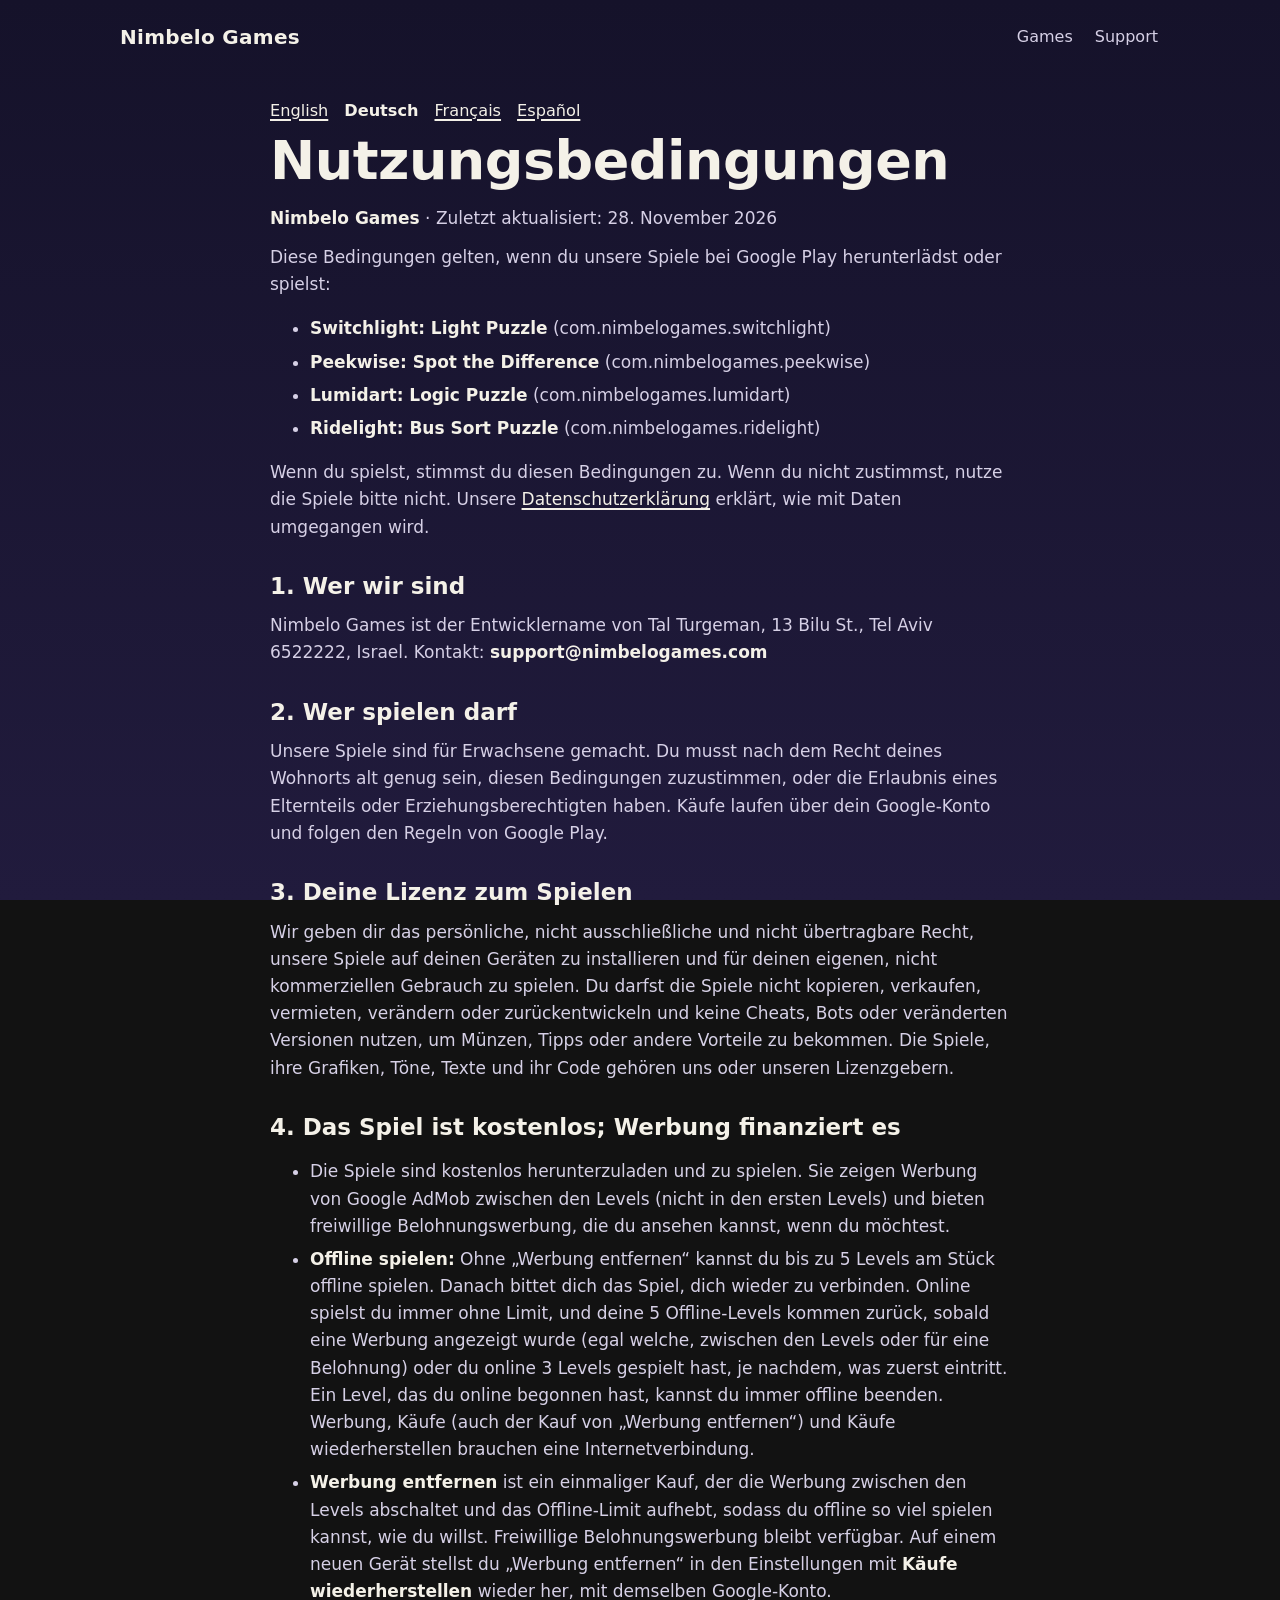
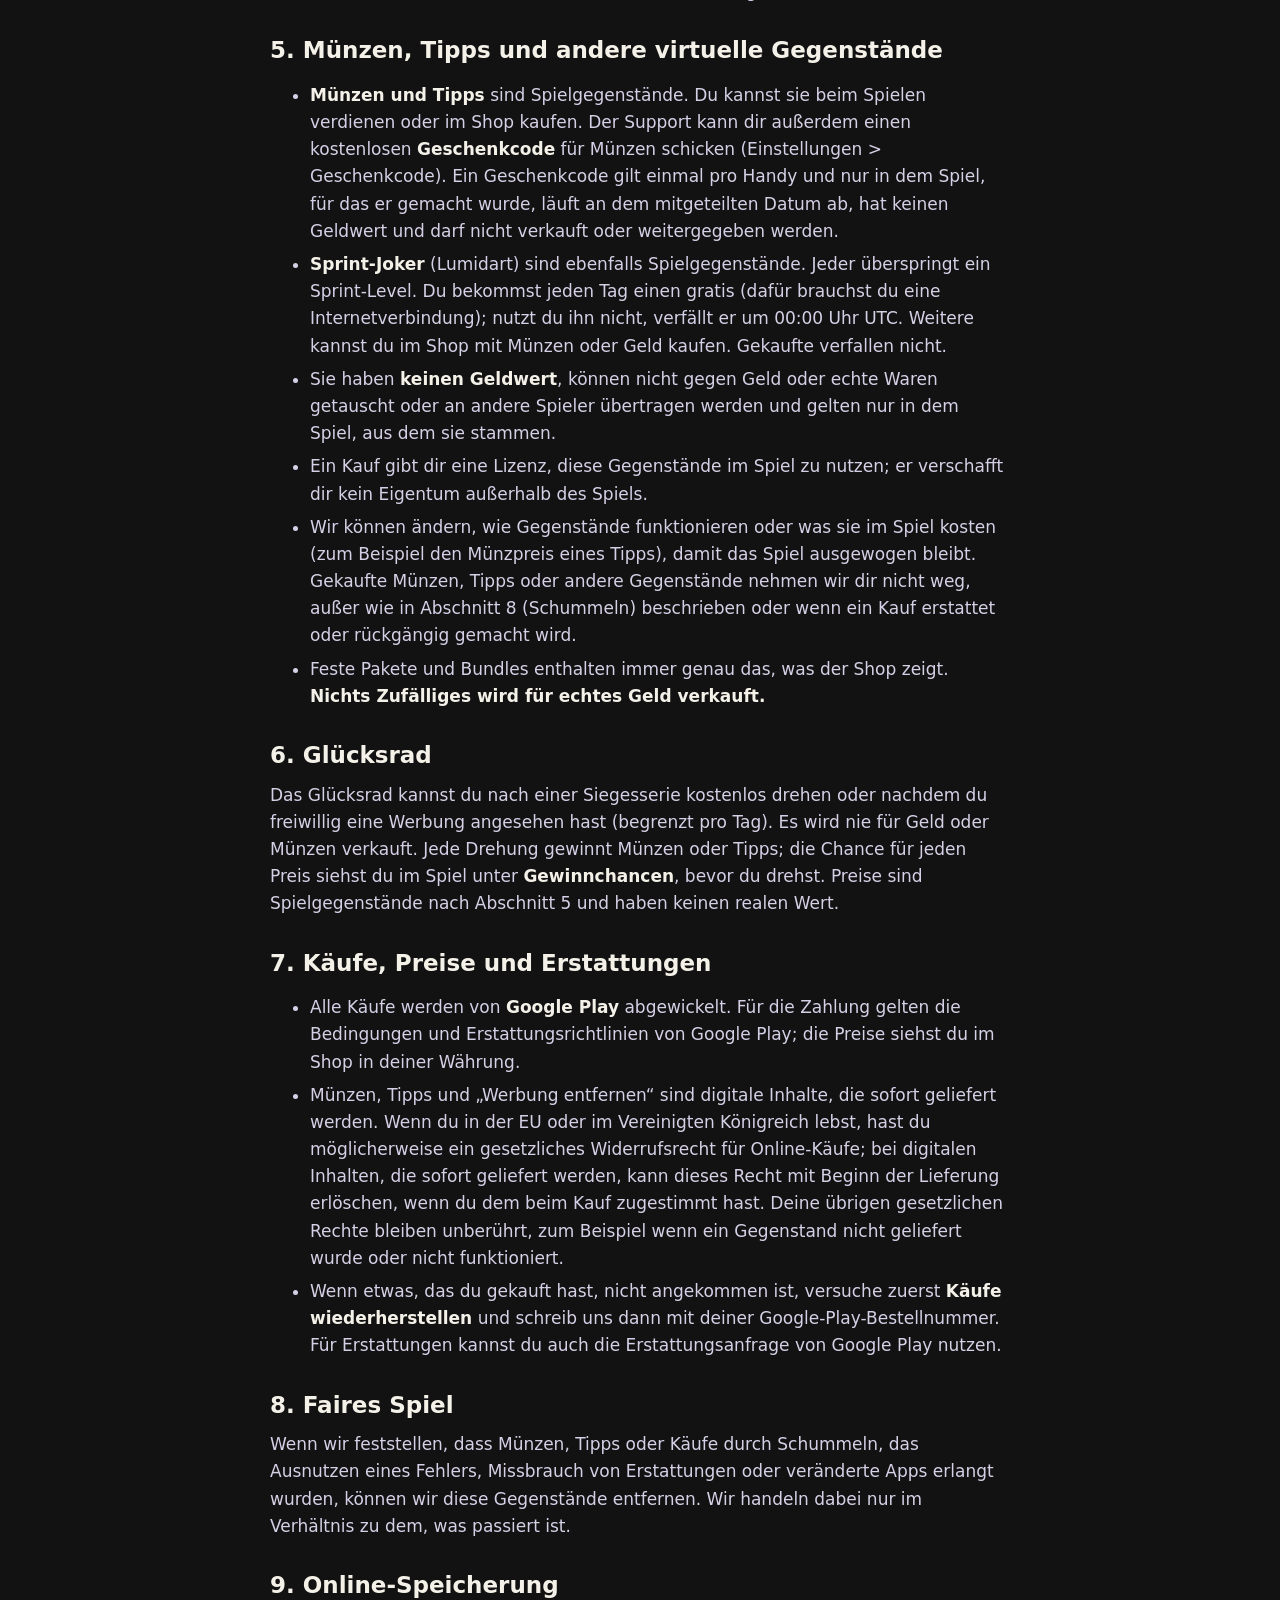
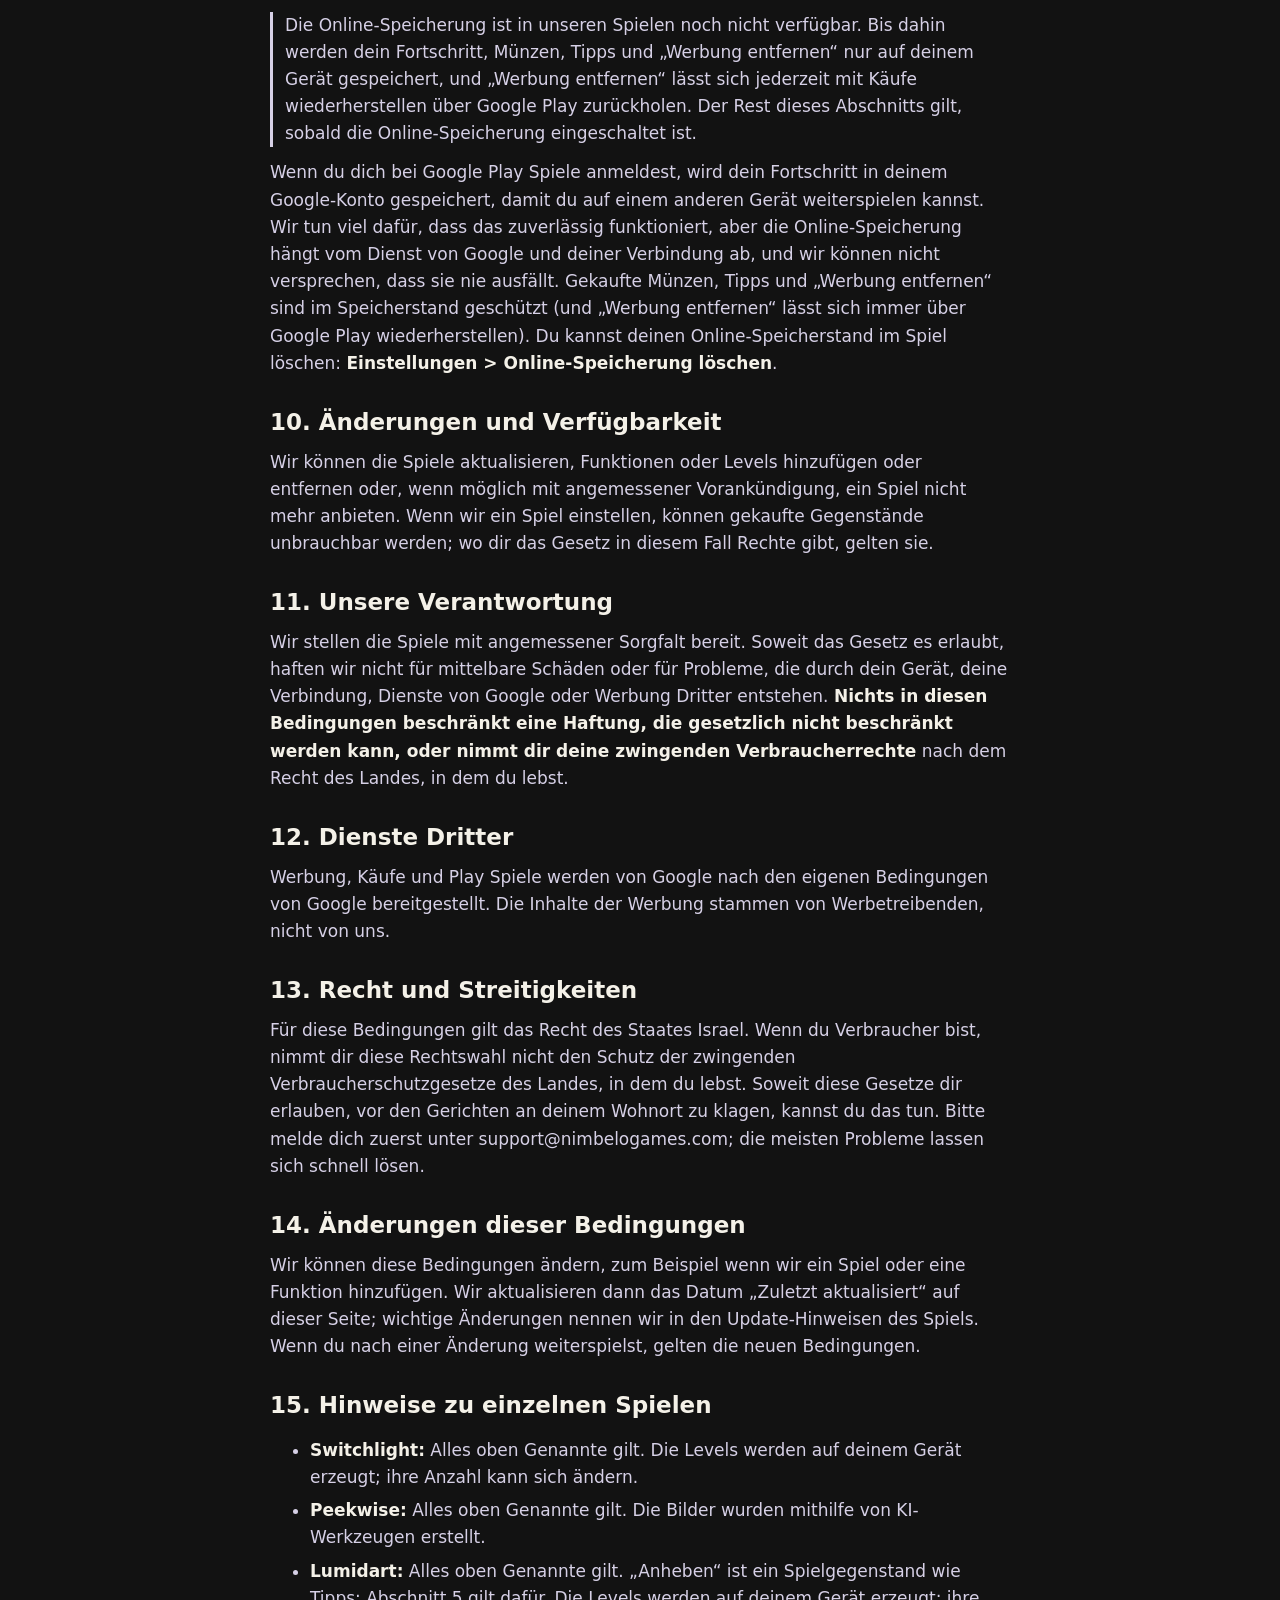
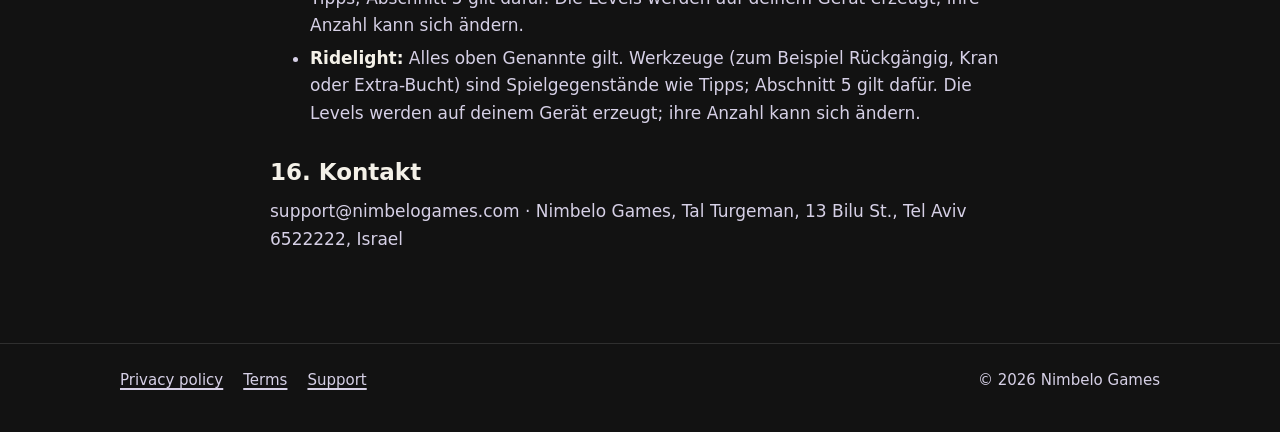
<file: terms/de/index.html>
<!doctype html>
<html lang="de">
<head>
<meta charset="utf-8">
<meta name="viewport" content="width=device-width, initial-scale=1">
<title>Nutzungsbedingungen | Nimbelo Games</title>
<meta name="theme-color" content="#15122A">
<link rel="icon" href="/assets/favicon.svg?v=a6698d24" type="image/svg+xml">
<link rel="stylesheet" href="/site.css?v=e7bec332">
</head>
<body class="studio">
<a class="skip" href="#main">Skip to content</a>
<header class="site-header"><div class="wrap">
  <a class="studio-name" href="/">Nimbelo Games</a>
  <nav class="site-nav" aria-label="Main"><a href="#games">Games</a><a href="/support/">Support</a></nav>
</div></header>
<main id="main"><div class="wrap legal">
<nav class="langs" aria-label="Language"><a href="/terms/" hreflang="en" lang="en">English</a> <a href="/terms/de/" hreflang="de" lang="de" aria-current="page">Deutsch</a> <a href="/terms/fr/" hreflang="fr" lang="fr">Français</a> <a href="/terms/es/" hreflang="es" lang="es">Español</a></nav>
<h1>Nutzungsbedingungen</h1>
<p><strong>Nimbelo Games</strong> · Zuletzt aktualisiert: 28. November 2026</p>
<p>Diese Bedingungen gelten, wenn du unsere Spiele bei Google Play herunterlädst oder spielst:</p>
<ul><li><strong>Switchlight: Light Puzzle</strong> (com.nimbelogames.switchlight)</li><li><strong>Peekwise: Spot the Difference</strong> (com.nimbelogames.peekwise)</li><li><strong>Lumidart: Logic Puzzle</strong> (com.nimbelogames.lumidart)</li><li><strong>Ridelight: Bus Sort Puzzle</strong> (com.nimbelogames.ridelight)</li></ul>
<p>Wenn du spielst, stimmst du diesen Bedingungen zu. Wenn du nicht zustimmst, nutze die Spiele bitte nicht. Unsere <a href="https://nimbelogames.com/privacy/de">Datenschutzerklärung</a> erklärt, wie mit Daten umgegangen wird.</p>
<h2 id="s1">1. Wer wir sind</h2>
<p>Nimbelo Games ist der Entwicklername von Tal Turgeman, 13 Bilu St., Tel Aviv 6522222, Israel. Kontakt: <strong>support@nimbelogames.com</strong></p>
<h2 id="s2">2. Wer spielen darf</h2>
<p>Unsere Spiele sind für Erwachsene gemacht. Du musst nach dem Recht deines Wohnorts alt genug sein, diesen Bedingungen zuzustimmen, oder die Erlaubnis eines Elternteils oder Erziehungsberechtigten haben. Käufe laufen über dein Google-Konto und folgen den Regeln von Google Play.</p>
<h2 id="s3">3. Deine Lizenz zum Spielen</h2>
<p>Wir geben dir das persönliche, nicht ausschließliche und nicht übertragbare Recht, unsere Spiele auf deinen Geräten zu installieren und für deinen eigenen, nicht kommerziellen Gebrauch zu spielen. Du darfst die Spiele nicht kopieren, verkaufen, vermieten, verändern oder zurückentwickeln und keine Cheats, Bots oder veränderten Versionen nutzen, um Münzen, Tipps oder andere Vorteile zu bekommen. Die Spiele, ihre Grafiken, Töne, Texte und ihr Code gehören uns oder unseren Lizenzgebern.</p>
<h2 id="s4">4. Das Spiel ist kostenlos; Werbung finanziert es</h2>
<ul><li>Die Spiele sind kostenlos herunterzuladen und zu spielen. Sie zeigen Werbung von Google AdMob zwischen den Levels (nicht in den ersten Levels) und bieten freiwillige Belohnungswerbung, die du ansehen kannst, wenn du möchtest.</li><li><strong>Offline spielen:</strong> Ohne „Werbung entfernen“ kannst du bis zu 5 Levels am Stück offline spielen. Danach bittet dich das Spiel, dich wieder zu verbinden. Online spielst du immer ohne Limit, und deine 5 Offline-Levels kommen zurück, sobald eine Werbung angezeigt wurde (egal welche, zwischen den Levels oder für eine Belohnung) oder du online 3 Levels gespielt hast, je nachdem, was zuerst eintritt. Ein Level, das du online begonnen hast, kannst du immer offline beenden. Werbung, Käufe (auch der Kauf von „Werbung entfernen“) und Käufe wiederherstellen brauchen eine Internetverbindung.</li><li><strong>Werbung entfernen</strong> ist ein einmaliger Kauf, der die Werbung zwischen den Levels abschaltet und das Offline-Limit aufhebt, sodass du offline so viel spielen kannst, wie du willst. Freiwillige Belohnungswerbung bleibt verfügbar. Auf einem neuen Gerät stellst du „Werbung entfernen“ in den Einstellungen mit <strong>Käufe wiederherstellen</strong> wieder her, mit demselben Google-Konto.</li></ul>
<h2 id="s5">5. Münzen, Tipps und andere virtuelle Gegenstände</h2>
<ul><li><strong>Münzen und Tipps</strong> sind Spielgegenstände. Du kannst sie beim Spielen verdienen oder im Shop kaufen. Der Support kann dir außerdem einen kostenlosen <strong>Geschenkcode</strong> für Münzen schicken (Einstellungen &gt; Geschenkcode). Ein Geschenkcode gilt einmal pro Handy und nur in dem Spiel, für das er gemacht wurde, läuft an dem mitgeteilten Datum ab, hat keinen Geldwert und darf nicht verkauft oder weitergegeben werden.</li><li><strong>Sprint-Joker</strong> (Lumidart) sind ebenfalls Spielgegenstände. Jeder überspringt ein Sprint-Level. Du bekommst jeden Tag einen gratis (dafür brauchst du eine Internetverbindung); nutzt du ihn nicht, verfällt er um 00:00 Uhr UTC. Weitere kannst du im Shop mit Münzen oder Geld kaufen. Gekaufte verfallen nicht.</li><li>Sie haben <strong>keinen Geldwert</strong>, können nicht gegen Geld oder echte Waren getauscht oder an andere Spieler übertragen werden und gelten nur in dem Spiel, aus dem sie stammen.</li><li>Ein Kauf gibt dir eine Lizenz, diese Gegenstände im Spiel zu nutzen; er verschafft dir kein Eigentum außerhalb des Spiels.</li><li>Wir können ändern, wie Gegenstände funktionieren oder was sie im Spiel kosten (zum Beispiel den Münzpreis eines Tipps), damit das Spiel ausgewogen bleibt. Gekaufte Münzen, Tipps oder andere Gegenstände nehmen wir dir nicht weg, außer wie in Abschnitt 8 (Schummeln) beschrieben oder wenn ein Kauf erstattet oder rückgängig gemacht wird.</li><li>Feste Pakete und Bundles enthalten immer genau das, was der Shop zeigt. <strong>Nichts Zufälliges wird für echtes Geld verkauft.</strong></li></ul>
<h2 id="s6">6. Glücksrad</h2>
<p>Das Glücksrad kannst du nach einer Siegesserie kostenlos drehen oder nachdem du freiwillig eine Werbung angesehen hast (begrenzt pro Tag). Es wird nie für Geld oder Münzen verkauft. Jede Drehung gewinnt Münzen oder Tipps; die Chance für jeden Preis siehst du im Spiel unter <strong>Gewinnchancen</strong>, bevor du drehst. Preise sind Spielgegenstände nach Abschnitt 5 und haben keinen realen Wert.</p>
<h2 id="s7">7. Käufe, Preise und Erstattungen</h2>
<ul><li>Alle Käufe werden von <strong>Google Play</strong> abgewickelt. Für die Zahlung gelten die Bedingungen und Erstattungsrichtlinien von Google Play; die Preise siehst du im Shop in deiner Währung.</li><li>Münzen, Tipps und „Werbung entfernen“ sind digitale Inhalte, die sofort geliefert werden. Wenn du in der EU oder im Vereinigten Königreich lebst, hast du möglicherweise ein gesetzliches Widerrufsrecht für Online-Käufe; bei digitalen Inhalten, die sofort geliefert werden, kann dieses Recht mit Beginn der Lieferung erlöschen, wenn du dem beim Kauf zugestimmt hast. Deine übrigen gesetzlichen Rechte bleiben unberührt, zum Beispiel wenn ein Gegenstand nicht geliefert wurde oder nicht funktioniert.</li><li>Wenn etwas, das du gekauft hast, nicht angekommen ist, versuche zuerst <strong>Käufe wiederherstellen</strong> und schreib uns dann mit deiner Google-Play-Bestellnummer. Für Erstattungen kannst du auch die Erstattungsanfrage von Google Play nutzen.</li></ul>
<h2 id="s8">8. Faires Spiel</h2>
<p>Wenn wir feststellen, dass Münzen, Tipps oder Käufe durch Schummeln, das Ausnutzen eines Fehlers, Missbrauch von Erstattungen oder veränderte Apps erlangt wurden, können wir diese Gegenstände entfernen. Wir handeln dabei nur im Verhältnis zu dem, was passiert ist.</p>
<h2 id="s9">9. Online-Speicherung</h2>
<p class="note">Die Online-Speicherung ist in unseren Spielen noch nicht verfügbar. Bis dahin werden dein Fortschritt, Münzen, Tipps und „Werbung entfernen“ nur auf deinem Gerät gespeichert, und „Werbung entfernen“ lässt sich jederzeit mit Käufe wiederherstellen über Google Play zurückholen. Der Rest dieses Abschnitts gilt, sobald die Online-Speicherung eingeschaltet ist.</p>
<p>Wenn du dich bei Google Play Spiele anmeldest, wird dein Fortschritt in deinem Google-Konto gespeichert, damit du auf einem anderen Gerät weiterspielen kannst. Wir tun viel dafür, dass das zuverlässig funktioniert, aber die Online-Speicherung hängt vom Dienst von Google und deiner Verbindung ab, und wir können nicht versprechen, dass sie nie ausfällt. Gekaufte Münzen, Tipps und „Werbung entfernen“ sind im Speicherstand geschützt (und „Werbung entfernen“ lässt sich immer über Google Play wiederherstellen). Du kannst deinen Online-Speicherstand im Spiel löschen: <strong>Einstellungen &gt; Online-Speicherung löschen</strong>.</p>
<h2 id="s10">10. Änderungen und Verfügbarkeit</h2>
<p>Wir können die Spiele aktualisieren, Funktionen oder Levels hinzufügen oder entfernen oder, wenn möglich mit angemessener Vorankündigung, ein Spiel nicht mehr anbieten. Wenn wir ein Spiel einstellen, können gekaufte Gegenstände unbrauchbar werden; wo dir das Gesetz in diesem Fall Rechte gibt, gelten sie.</p>
<h2 id="s11">11. Unsere Verantwortung</h2>
<p>Wir stellen die Spiele mit angemessener Sorgfalt bereit. Soweit das Gesetz es erlaubt, haften wir nicht für mittelbare Schäden oder für Probleme, die durch dein Gerät, deine Verbindung, Dienste von Google oder Werbung Dritter entstehen. <strong>Nichts in diesen Bedingungen beschränkt eine Haftung, die gesetzlich nicht beschränkt werden kann, oder nimmt dir deine zwingenden Verbraucherrechte</strong> nach dem Recht des Landes, in dem du lebst.</p>
<h2 id="delete">12. Dienste Dritter</h2>
<p>Werbung, Käufe und Play Spiele werden von Google nach den eigenen Bedingungen von Google bereitgestellt. Die Inhalte der Werbung stammen von Werbetreibenden, nicht von uns.</p>
<h2 id="s13">13. Recht und Streitigkeiten</h2>
<p>Für diese Bedingungen gilt das Recht des Staates Israel. Wenn du Verbraucher bist, nimmt dir diese Rechtswahl nicht den Schutz der zwingenden Verbraucherschutzgesetze des Landes, in dem du lebst. Soweit diese Gesetze dir erlauben, vor den Gerichten an deinem Wohnort zu klagen, kannst du das tun. Bitte melde dich zuerst unter support@nimbelogames.com; die meisten Probleme lassen sich schnell lösen.</p>
<h2 id="s14">14. Änderungen dieser Bedingungen</h2>
<p>Wir können diese Bedingungen ändern, zum Beispiel wenn wir ein Spiel oder eine Funktion hinzufügen. Wir aktualisieren dann das Datum „Zuletzt aktualisiert“ auf dieser Seite; wichtige Änderungen nennen wir in den Update-Hinweisen des Spiels. Wenn du nach einer Änderung weiterspielst, gelten die neuen Bedingungen.</p>
<h2 id="s15">15. Hinweise zu einzelnen Spielen</h2>
<ul><li><strong>Switchlight:</strong> Alles oben Genannte gilt. Die Levels werden auf deinem Gerät erzeugt; ihre Anzahl kann sich ändern.</li><li><strong>Peekwise:</strong> Alles oben Genannte gilt. Die Bilder wurden mithilfe von KI-Werkzeugen erstellt.</li><li><strong>Lumidart:</strong> Alles oben Genannte gilt. „Anheben“ ist ein Spielgegenstand wie Tipps; Abschnitt 5 gilt dafür. Die Levels werden auf deinem Gerät erzeugt; ihre Anzahl kann sich ändern.</li><li><strong>Ridelight:</strong> Alles oben Genannte gilt. Werkzeuge (zum Beispiel Rückgängig, Kran oder Extra-Bucht) sind Spielgegenstände wie Tipps; Abschnitt 5 gilt dafür. Die Levels werden auf deinem Gerät erzeugt; ihre Anzahl kann sich ändern.</li></ul>
<h2 id="s16">16. Kontakt</h2>
<p>support@nimbelogames.com · Nimbelo Games, Tal Turgeman, 13 Bilu St., Tel Aviv 6522222, Israel</p>
</div></main>
<footer class="site-footer"><div class="wrap">
  <nav aria-label="Footer"><a href="/privacy">Privacy policy</a><a href="/terms">Terms</a><a href="/support/">Support</a></nav>
  <span>© 2026 Nimbelo Games</span>
</div></footer>
</body>
</html>
</file>
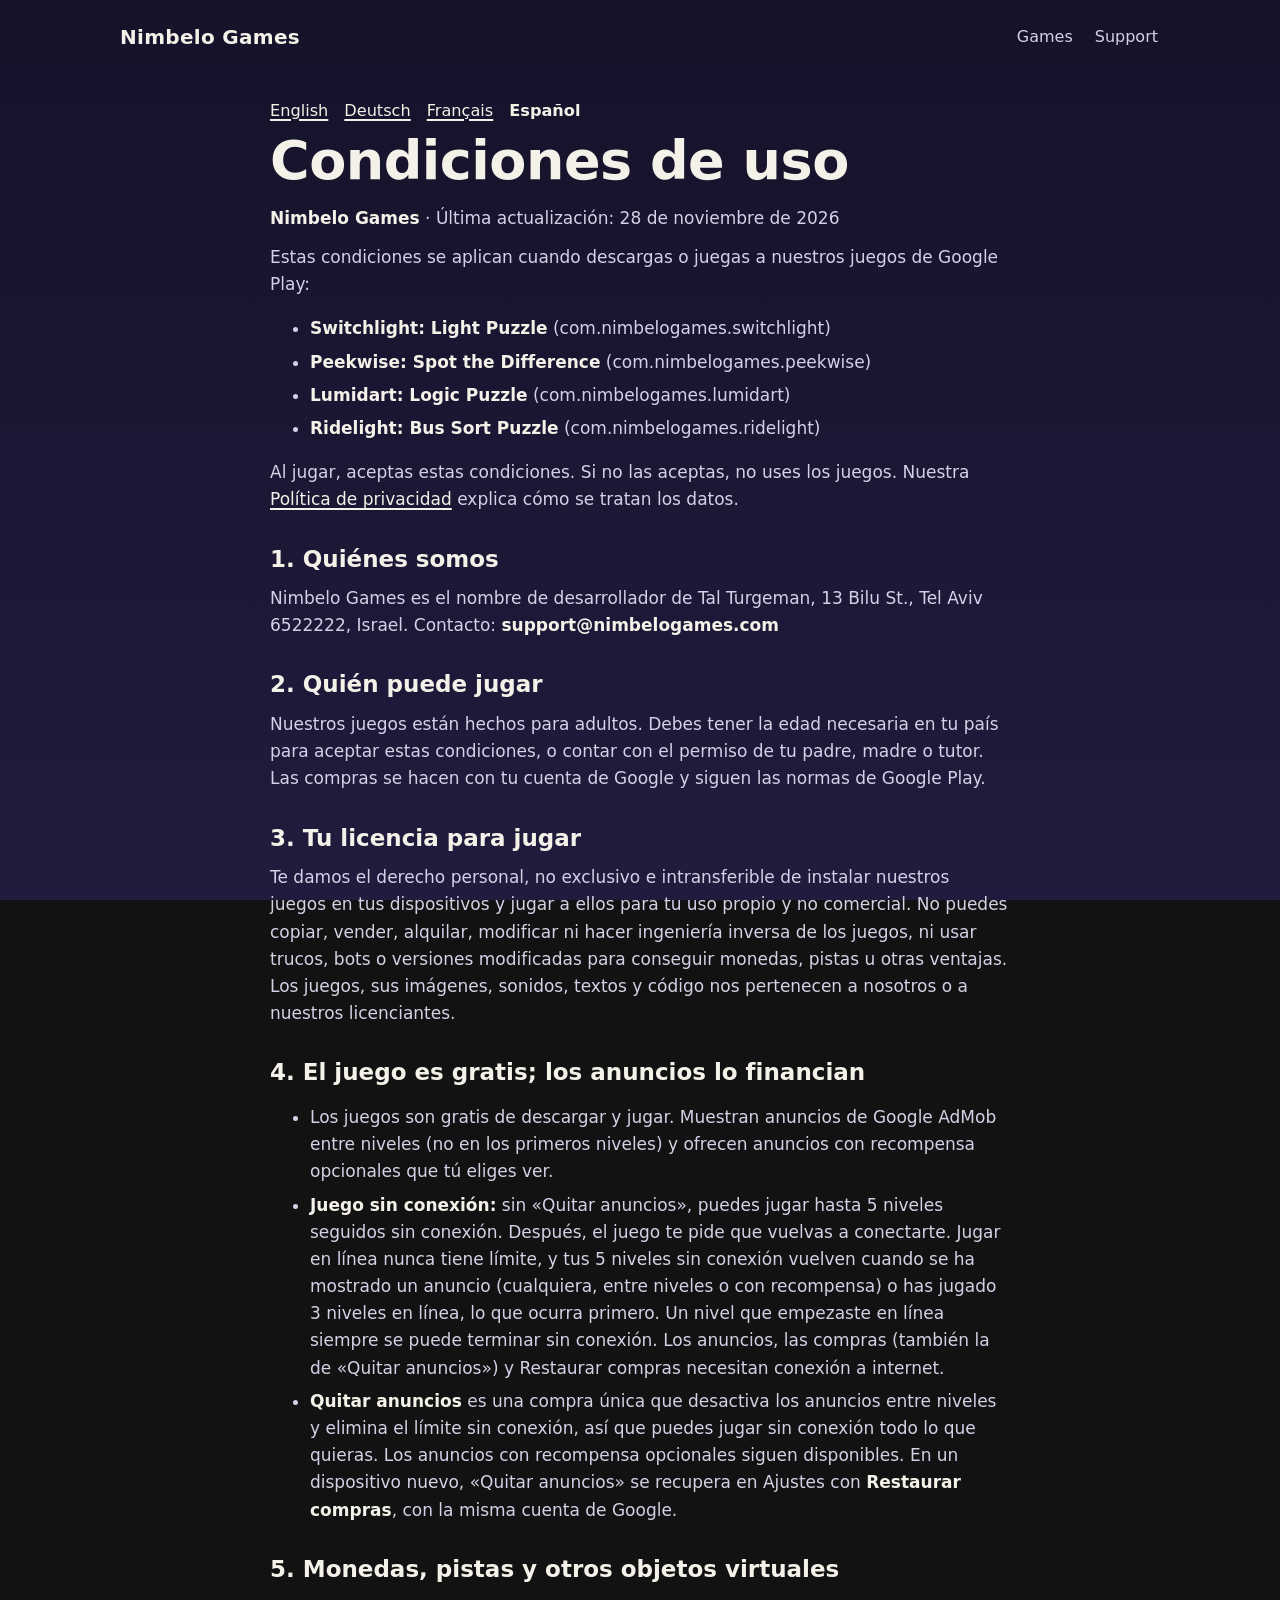
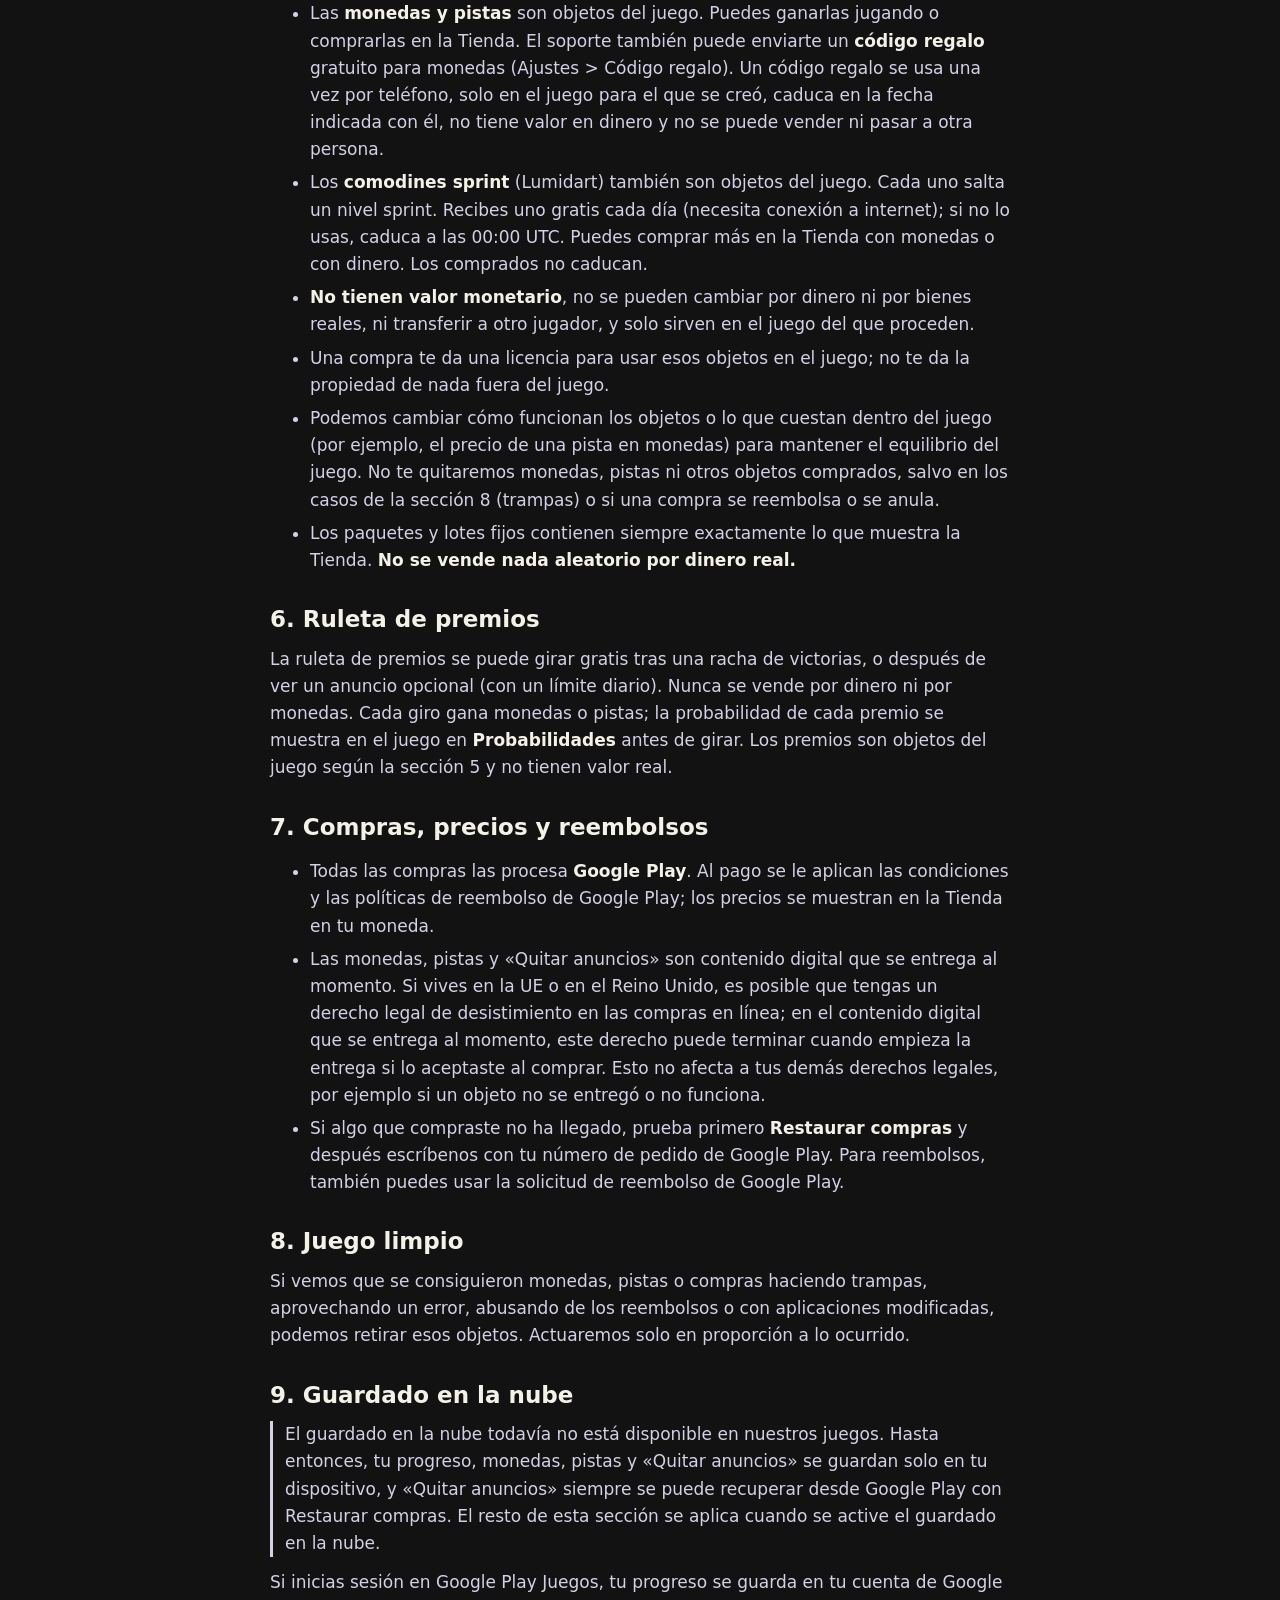
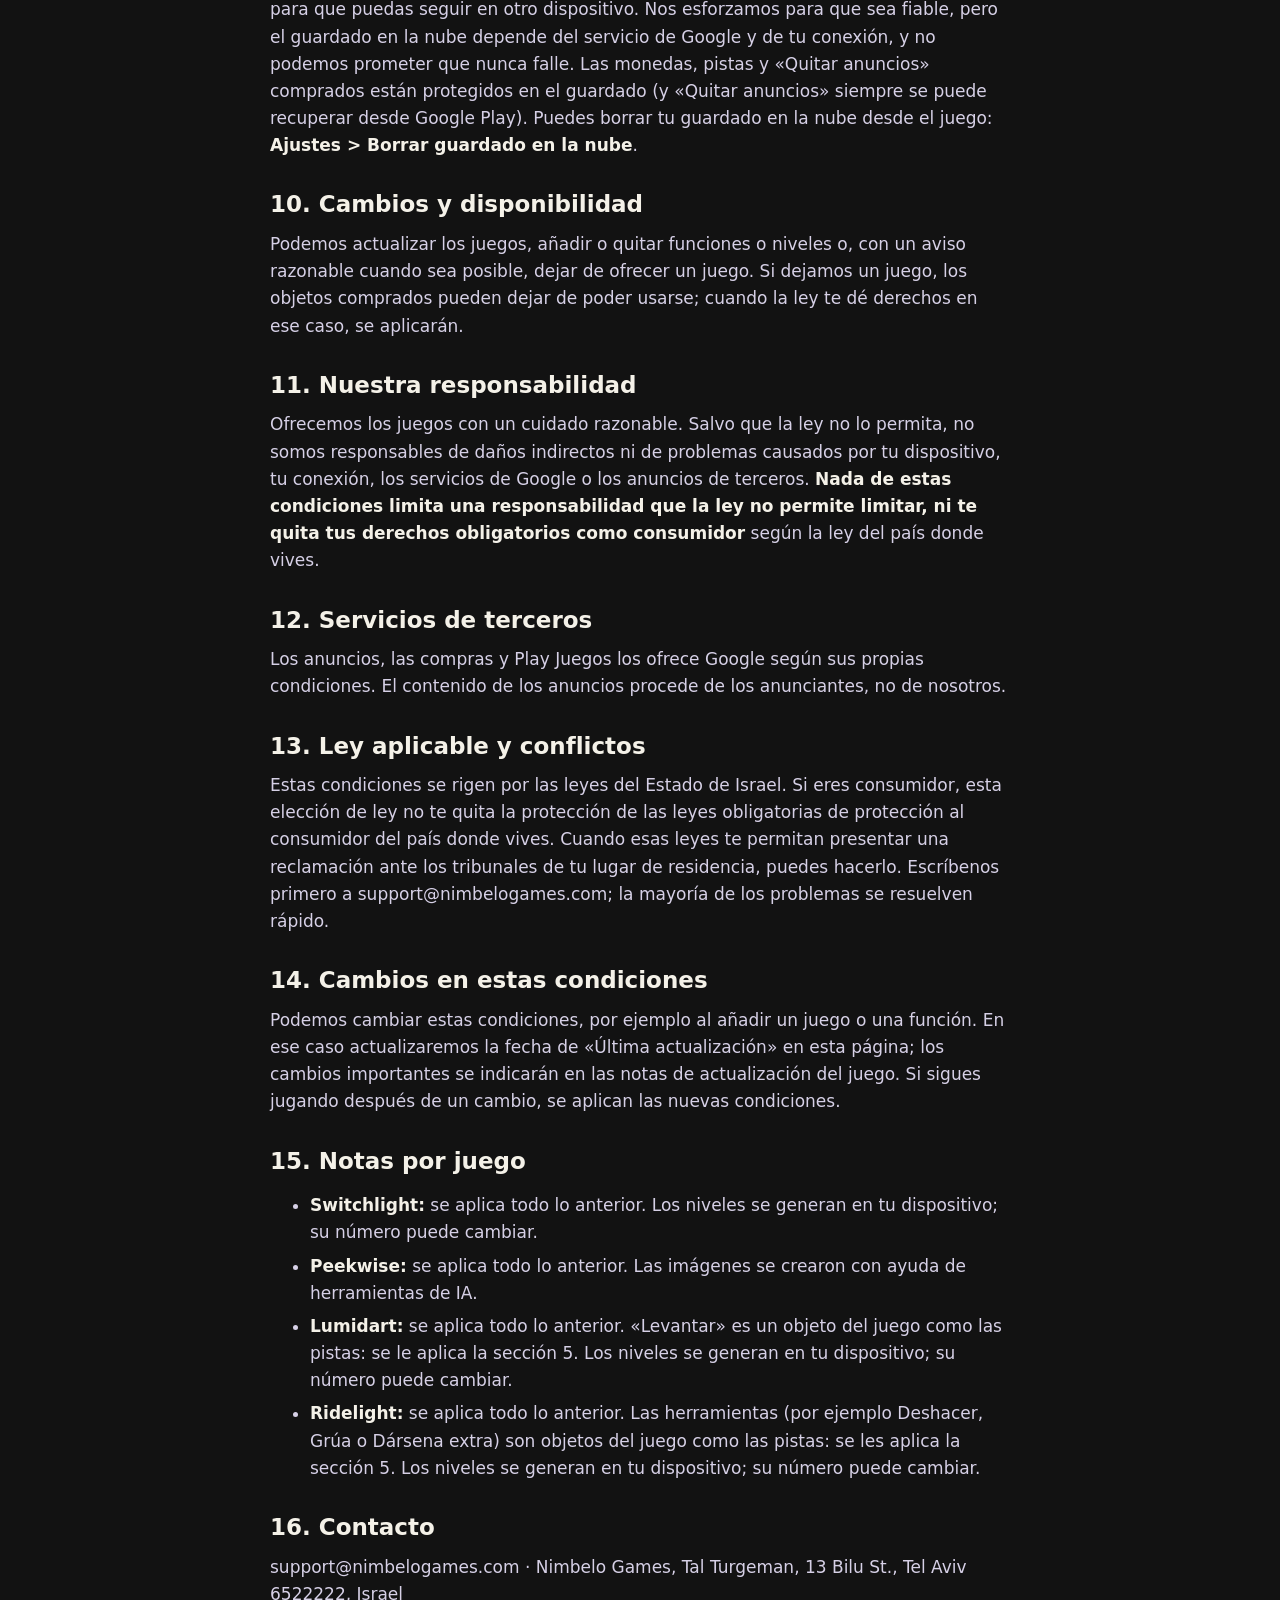
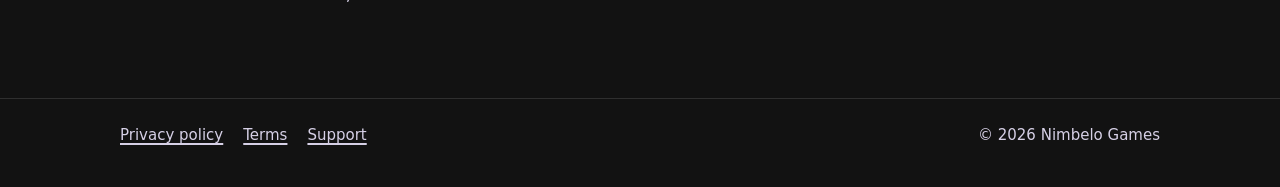
<file: terms/es/index.html>
<!doctype html>
<html lang="es">
<head>
<meta charset="utf-8">
<meta name="viewport" content="width=device-width, initial-scale=1">
<title>Condiciones de uso | Nimbelo Games</title>
<meta name="theme-color" content="#15122A">
<link rel="icon" href="/assets/favicon.svg?v=a6698d24" type="image/svg+xml">
<link rel="stylesheet" href="/site.css?v=e7bec332">
</head>
<body class="studio">
<a class="skip" href="#main">Skip to content</a>
<header class="site-header"><div class="wrap">
  <a class="studio-name" href="/">Nimbelo Games</a>
  <nav class="site-nav" aria-label="Main"><a href="#games">Games</a><a href="/support/">Support</a></nav>
</div></header>
<main id="main"><div class="wrap legal">
<nav class="langs" aria-label="Language"><a href="/terms/" hreflang="en" lang="en">English</a> <a href="/terms/de/" hreflang="de" lang="de">Deutsch</a> <a href="/terms/fr/" hreflang="fr" lang="fr">Français</a> <a href="/terms/es/" hreflang="es" lang="es" aria-current="page">Español</a></nav>
<h1>Condiciones de uso</h1>
<p><strong>Nimbelo Games</strong> · Última actualización: 28 de noviembre de 2026</p>
<p>Estas condiciones se aplican cuando descargas o juegas a nuestros juegos de Google Play:</p>
<ul><li><strong>Switchlight: Light Puzzle</strong> (com.nimbelogames.switchlight)</li><li><strong>Peekwise: Spot the Difference</strong> (com.nimbelogames.peekwise)</li><li><strong>Lumidart: Logic Puzzle</strong> (com.nimbelogames.lumidart)</li><li><strong>Ridelight: Bus Sort Puzzle</strong> (com.nimbelogames.ridelight)</li></ul>
<p>Al jugar, aceptas estas condiciones. Si no las aceptas, no uses los juegos. Nuestra <a href="https://nimbelogames.com/privacy/es">Política de privacidad</a> explica cómo se tratan los datos.</p>
<h2 id="s1">1. Quiénes somos</h2>
<p>Nimbelo Games es el nombre de desarrollador de Tal Turgeman, 13 Bilu St., Tel Aviv 6522222, Israel. Contacto: <strong>support@nimbelogames.com</strong></p>
<h2 id="s2">2. Quién puede jugar</h2>
<p>Nuestros juegos están hechos para adultos. Debes tener la edad necesaria en tu país para aceptar estas condiciones, o contar con el permiso de tu padre, madre o tutor. Las compras se hacen con tu cuenta de Google y siguen las normas de Google Play.</p>
<h2 id="s3">3. Tu licencia para jugar</h2>
<p>Te damos el derecho personal, no exclusivo e intransferible de instalar nuestros juegos en tus dispositivos y jugar a ellos para tu uso propio y no comercial. No puedes copiar, vender, alquilar, modificar ni hacer ingeniería inversa de los juegos, ni usar trucos, bots o versiones modificadas para conseguir monedas, pistas u otras ventajas. Los juegos, sus imágenes, sonidos, textos y código nos pertenecen a nosotros o a nuestros licenciantes.</p>
<h2 id="s4">4. El juego es gratis; los anuncios lo financian</h2>
<ul><li>Los juegos son gratis de descargar y jugar. Muestran anuncios de Google AdMob entre niveles (no en los primeros niveles) y ofrecen anuncios con recompensa opcionales que tú eliges ver.</li><li><strong>Juego sin conexión:</strong> sin «Quitar anuncios», puedes jugar hasta 5 niveles seguidos sin conexión. Después, el juego te pide que vuelvas a conectarte. Jugar en línea nunca tiene límite, y tus 5 niveles sin conexión vuelven cuando se ha mostrado un anuncio (cualquiera, entre niveles o con recompensa) o has jugado 3 niveles en línea, lo que ocurra primero. Un nivel que empezaste en línea siempre se puede terminar sin conexión. Los anuncios, las compras (también la de «Quitar anuncios») y Restaurar compras necesitan conexión a internet.</li><li><strong>Quitar anuncios</strong> es una compra única que desactiva los anuncios entre niveles y elimina el límite sin conexión, así que puedes jugar sin conexión todo lo que quieras. Los anuncios con recompensa opcionales siguen disponibles. En un dispositivo nuevo, «Quitar anuncios» se recupera en Ajustes con <strong>Restaurar compras</strong>, con la misma cuenta de Google.</li></ul>
<h2 id="s5">5. Monedas, pistas y otros objetos virtuales</h2>
<ul><li>Las <strong>monedas y pistas</strong> son objetos del juego. Puedes ganarlas jugando o comprarlas en la Tienda. El soporte también puede enviarte un <strong>código regalo</strong> gratuito para monedas (Ajustes &gt; Código regalo). Un código regalo se usa una vez por teléfono, solo en el juego para el que se creó, caduca en la fecha indicada con él, no tiene valor en dinero y no se puede vender ni pasar a otra persona.</li><li>Los <strong>comodines sprint</strong> (Lumidart) también son objetos del juego. Cada uno salta un nivel sprint. Recibes uno gratis cada día (necesita conexión a internet); si no lo usas, caduca a las 00:00 UTC. Puedes comprar más en la Tienda con monedas o con dinero. Los comprados no caducan.</li><li><strong>No tienen valor monetario</strong>, no se pueden cambiar por dinero ni por bienes reales, ni transferir a otro jugador, y solo sirven en el juego del que proceden.</li><li>Una compra te da una licencia para usar esos objetos en el juego; no te da la propiedad de nada fuera del juego.</li><li>Podemos cambiar cómo funcionan los objetos o lo que cuestan dentro del juego (por ejemplo, el precio de una pista en monedas) para mantener el equilibrio del juego. No te quitaremos monedas, pistas ni otros objetos comprados, salvo en los casos de la sección 8 (trampas) o si una compra se reembolsa o se anula.</li><li>Los paquetes y lotes fijos contienen siempre exactamente lo que muestra la Tienda. <strong>No se vende nada aleatorio por dinero real.</strong></li></ul>
<h2 id="s6">6. Ruleta de premios</h2>
<p>La ruleta de premios se puede girar gratis tras una racha de victorias, o después de ver un anuncio opcional (con un límite diario). Nunca se vende por dinero ni por monedas. Cada giro gana monedas o pistas; la probabilidad de cada premio se muestra en el juego en <strong>Probabilidades</strong> antes de girar. Los premios son objetos del juego según la sección 5 y no tienen valor real.</p>
<h2 id="s7">7. Compras, precios y reembolsos</h2>
<ul><li>Todas las compras las procesa <strong>Google Play</strong>. Al pago se le aplican las condiciones y las políticas de reembolso de Google Play; los precios se muestran en la Tienda en tu moneda.</li><li>Las monedas, pistas y «Quitar anuncios» son contenido digital que se entrega al momento. Si vives en la UE o en el Reino Unido, es posible que tengas un derecho legal de desistimiento en las compras en línea; en el contenido digital que se entrega al momento, este derecho puede terminar cuando empieza la entrega si lo aceptaste al comprar. Esto no afecta a tus demás derechos legales, por ejemplo si un objeto no se entregó o no funciona.</li><li>Si algo que compraste no ha llegado, prueba primero <strong>Restaurar compras</strong> y después escríbenos con tu número de pedido de Google Play. Para reembolsos, también puedes usar la solicitud de reembolso de Google Play.</li></ul>
<h2 id="s8">8. Juego limpio</h2>
<p>Si vemos que se consiguieron monedas, pistas o compras haciendo trampas, aprovechando un error, abusando de los reembolsos o con aplicaciones modificadas, podemos retirar esos objetos. Actuaremos solo en proporción a lo ocurrido.</p>
<h2 id="s9">9. Guardado en la nube</h2>
<p class="note">El guardado en la nube todavía no está disponible en nuestros juegos. Hasta entonces, tu progreso, monedas, pistas y «Quitar anuncios» se guardan solo en tu dispositivo, y «Quitar anuncios» siempre se puede recuperar desde Google Play con Restaurar compras. El resto de esta sección se aplica cuando se active el guardado en la nube.</p>
<p>Si inicias sesión en Google Play Juegos, tu progreso se guarda en tu cuenta de Google para que puedas seguir en otro dispositivo. Nos esforzamos para que sea fiable, pero el guardado en la nube depende del servicio de Google y de tu conexión, y no podemos prometer que nunca falle. Las monedas, pistas y «Quitar anuncios» comprados están protegidos en el guardado (y «Quitar anuncios» siempre se puede recuperar desde Google Play). Puedes borrar tu guardado en la nube desde el juego: <strong>Ajustes &gt; Borrar guardado en la nube</strong>.</p>
<h2 id="s10">10. Cambios y disponibilidad</h2>
<p>Podemos actualizar los juegos, añadir o quitar funciones o niveles o, con un aviso razonable cuando sea posible, dejar de ofrecer un juego. Si dejamos un juego, los objetos comprados pueden dejar de poder usarse; cuando la ley te dé derechos en ese caso, se aplicarán.</p>
<h2 id="s11">11. Nuestra responsabilidad</h2>
<p>Ofrecemos los juegos con un cuidado razonable. Salvo que la ley no lo permita, no somos responsables de daños indirectos ni de problemas causados por tu dispositivo, tu conexión, los servicios de Google o los anuncios de terceros. <strong>Nada de estas condiciones limita una responsabilidad que la ley no permite limitar, ni te quita tus derechos obligatorios como consumidor</strong> según la ley del país donde vives.</p>
<h2 id="delete">12. Servicios de terceros</h2>
<p>Los anuncios, las compras y Play Juegos los ofrece Google según sus propias condiciones. El contenido de los anuncios procede de los anunciantes, no de nosotros.</p>
<h2 id="s13">13. Ley aplicable y conflictos</h2>
<p>Estas condiciones se rigen por las leyes del Estado de Israel. Si eres consumidor, esta elección de ley no te quita la protección de las leyes obligatorias de protección al consumidor del país donde vives. Cuando esas leyes te permitan presentar una reclamación ante los tribunales de tu lugar de residencia, puedes hacerlo. Escríbenos primero a support@nimbelogames.com; la mayoría de los problemas se resuelven rápido.</p>
<h2 id="s14">14. Cambios en estas condiciones</h2>
<p>Podemos cambiar estas condiciones, por ejemplo al añadir un juego o una función. En ese caso actualizaremos la fecha de «Última actualización» en esta página; los cambios importantes se indicarán en las notas de actualización del juego. Si sigues jugando después de un cambio, se aplican las nuevas condiciones.</p>
<h2 id="s15">15. Notas por juego</h2>
<ul><li><strong>Switchlight:</strong> se aplica todo lo anterior. Los niveles se generan en tu dispositivo; su número puede cambiar.</li><li><strong>Peekwise:</strong> se aplica todo lo anterior. Las imágenes se crearon con ayuda de herramientas de IA.</li><li><strong>Lumidart:</strong> se aplica todo lo anterior. «Levantar» es un objeto del juego como las pistas: se le aplica la sección 5. Los niveles se generan en tu dispositivo; su número puede cambiar.</li><li><strong>Ridelight:</strong> se aplica todo lo anterior. Las herramientas (por ejemplo Deshacer, Grúa o Dársena extra) son objetos del juego como las pistas: se les aplica la sección 5. Los niveles se generan en tu dispositivo; su número puede cambiar.</li></ul>
<h2 id="s16">16. Contacto</h2>
<p>support@nimbelogames.com · Nimbelo Games, Tal Turgeman, 13 Bilu St., Tel Aviv 6522222, Israel</p>
</div></main>
<footer class="site-footer"><div class="wrap">
  <nav aria-label="Footer"><a href="/privacy">Privacy policy</a><a href="/terms">Terms</a><a href="/support/">Support</a></nav>
  <span>© 2026 Nimbelo Games</span>
</div></footer>
</body>
</html>
</file>
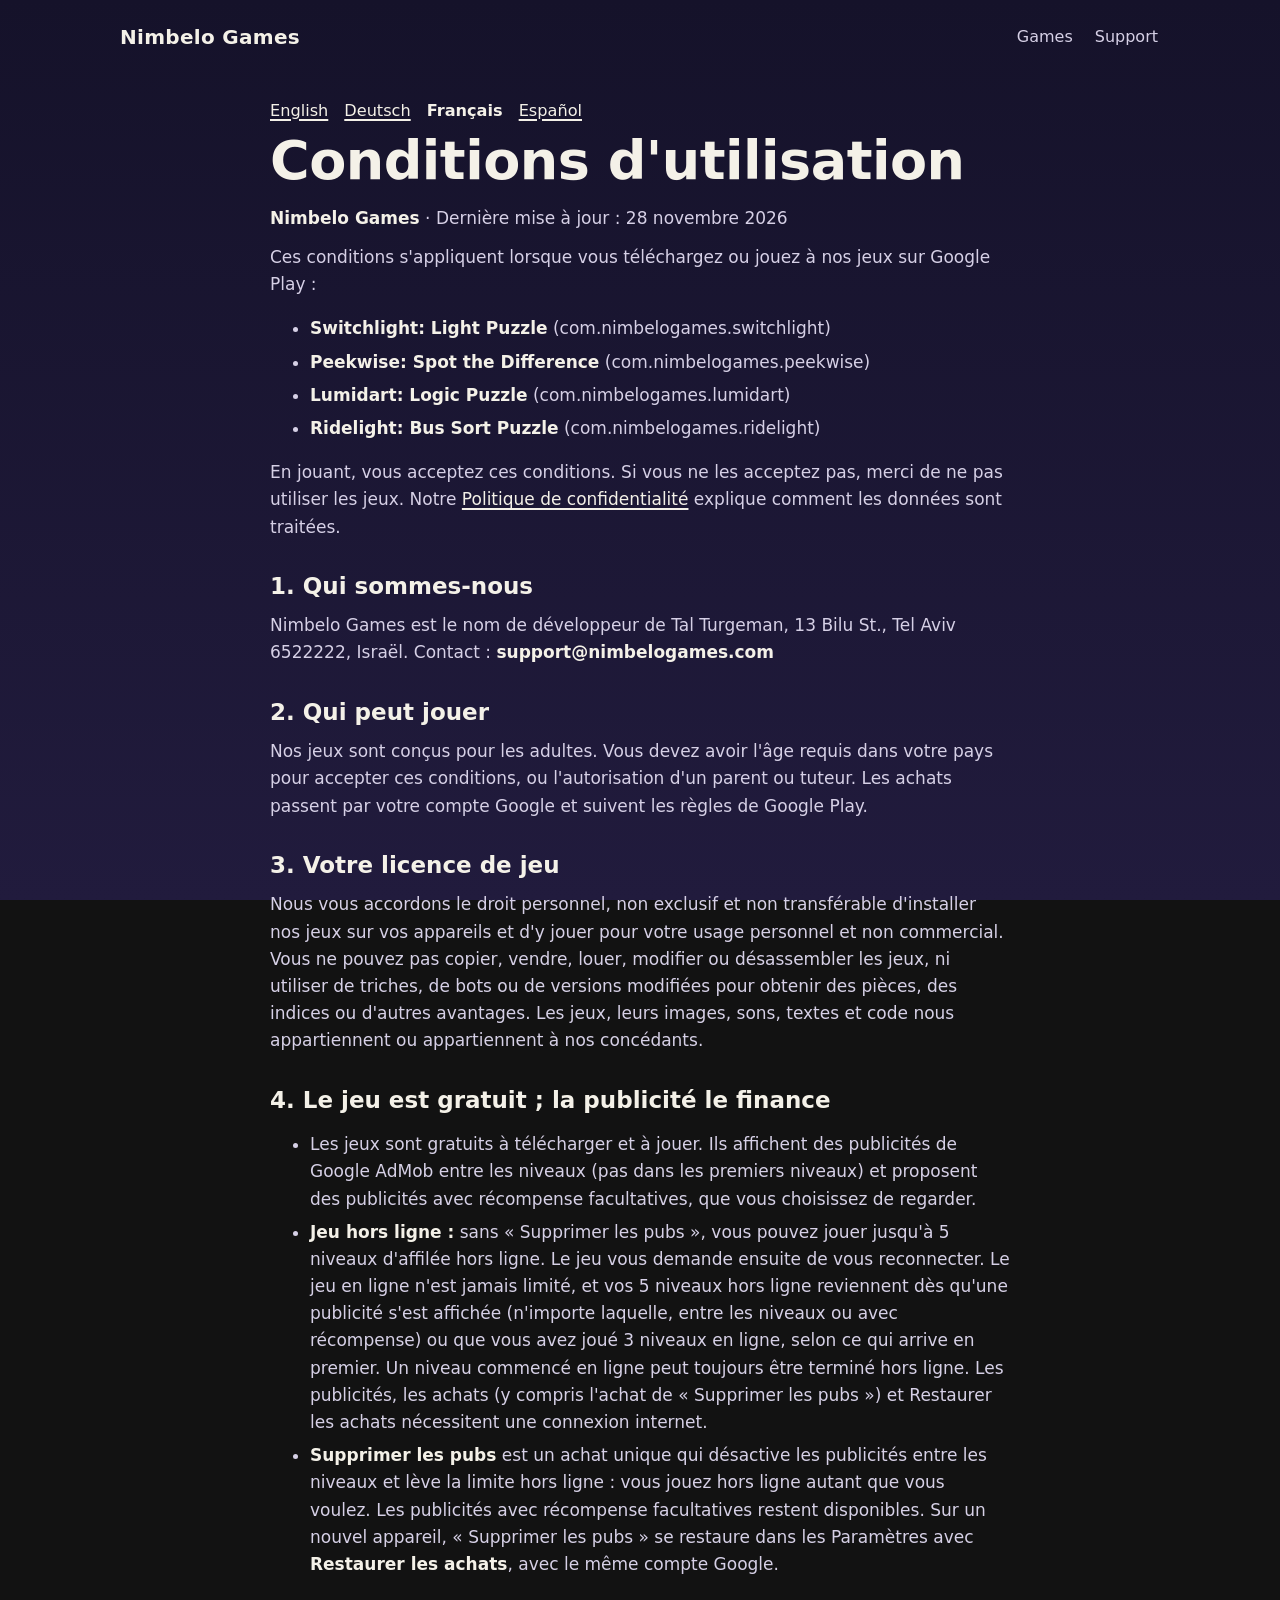
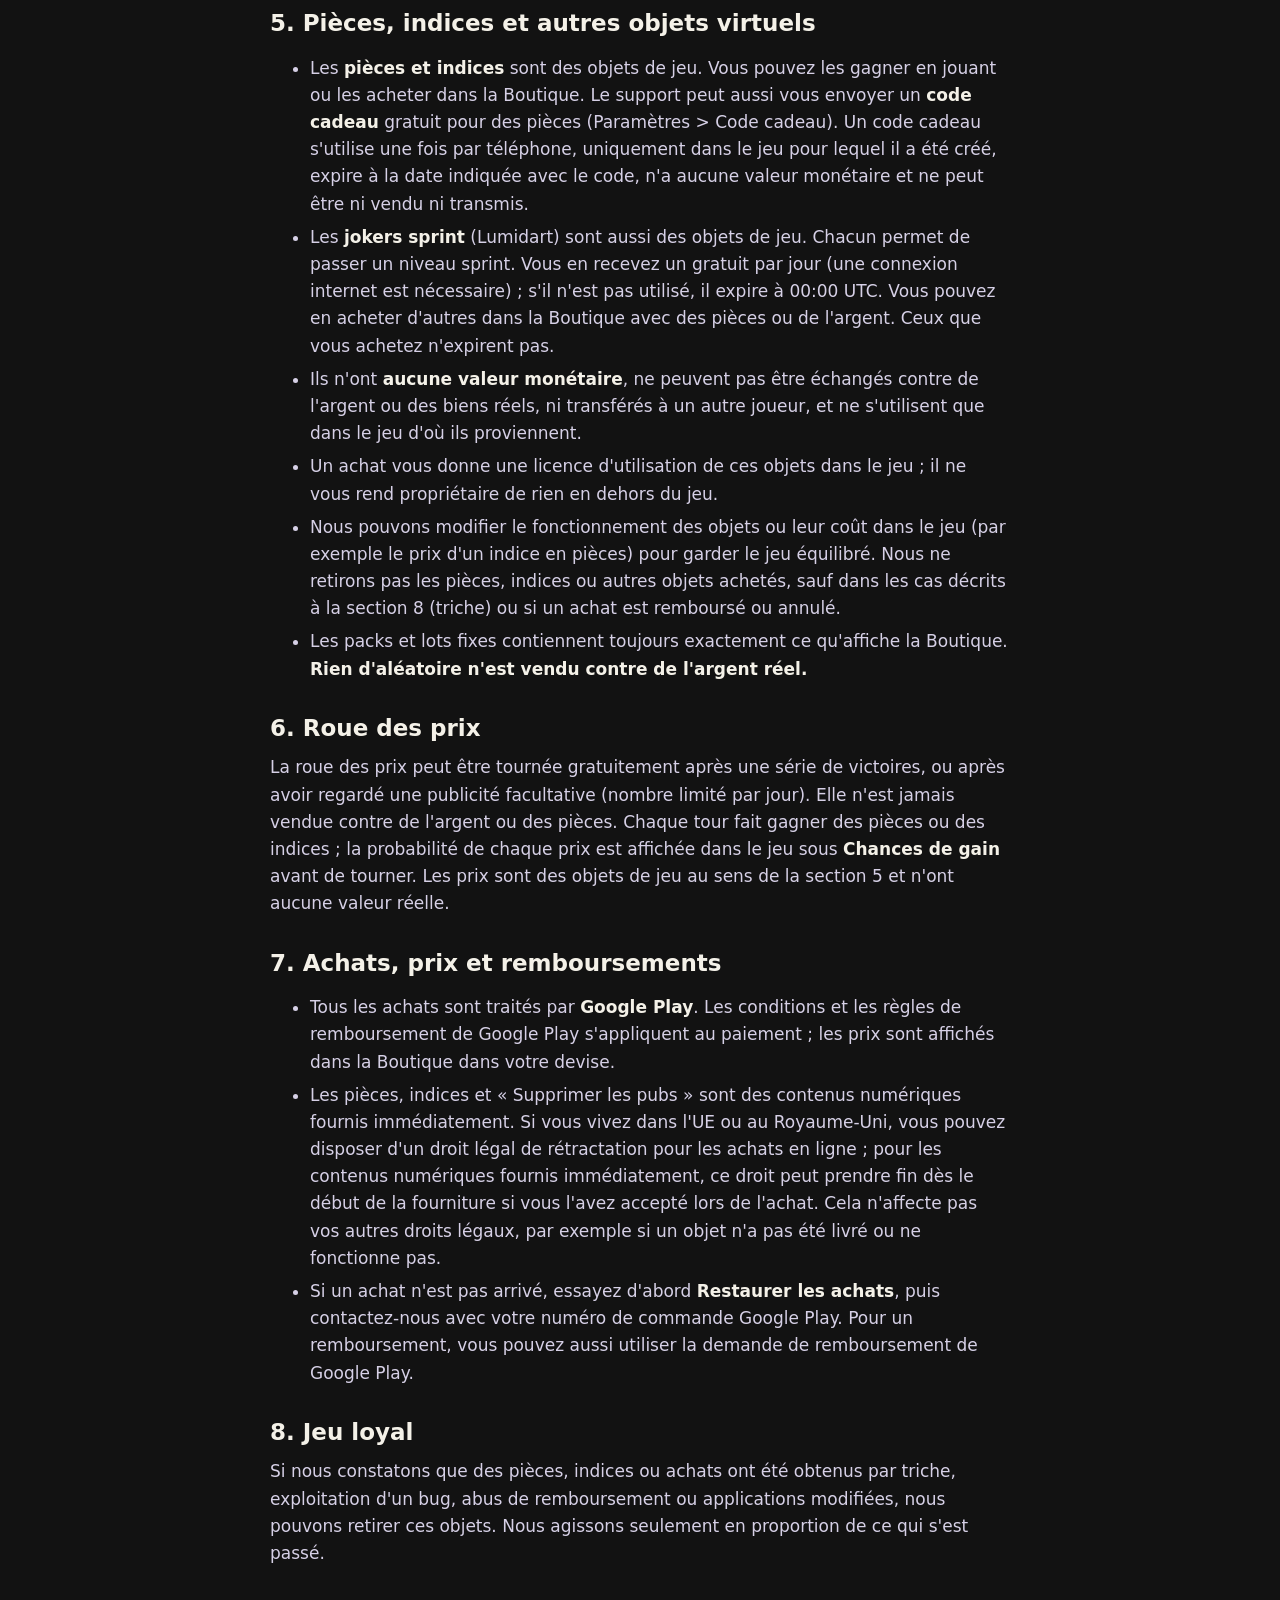
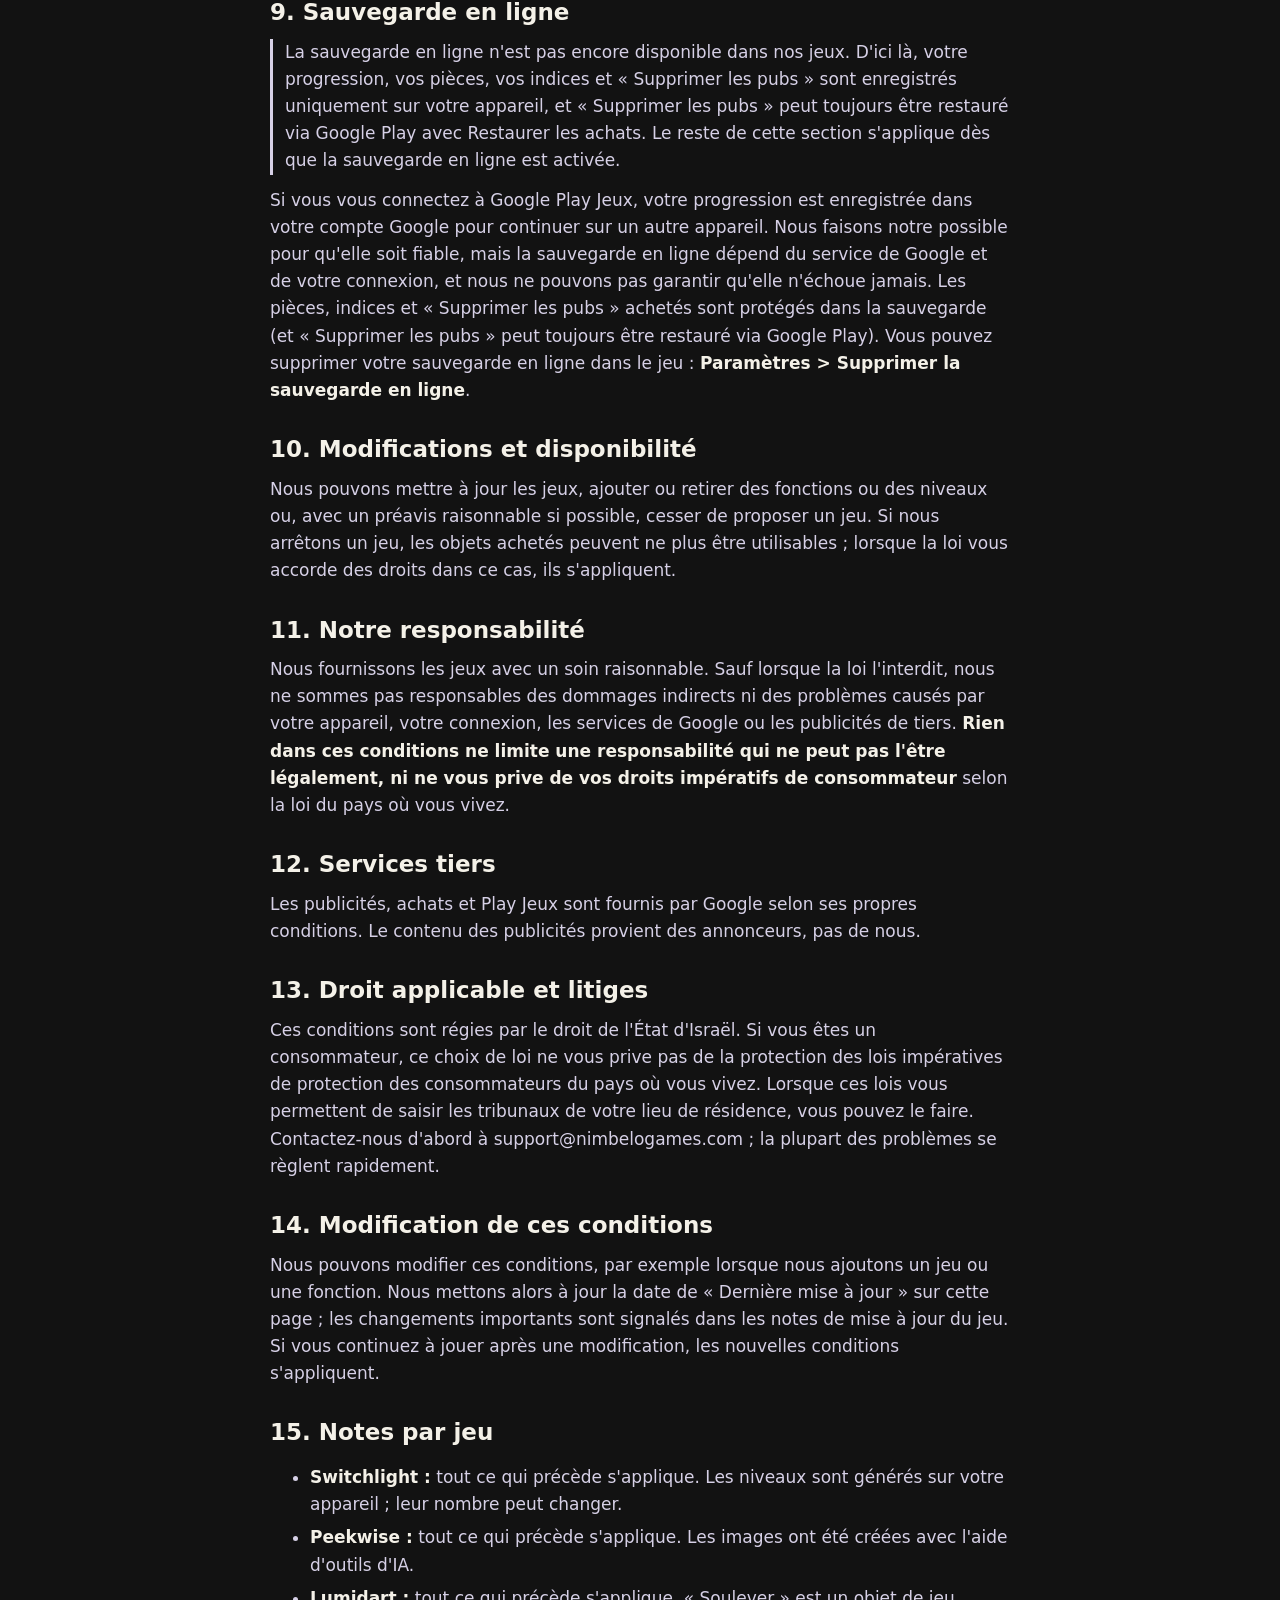
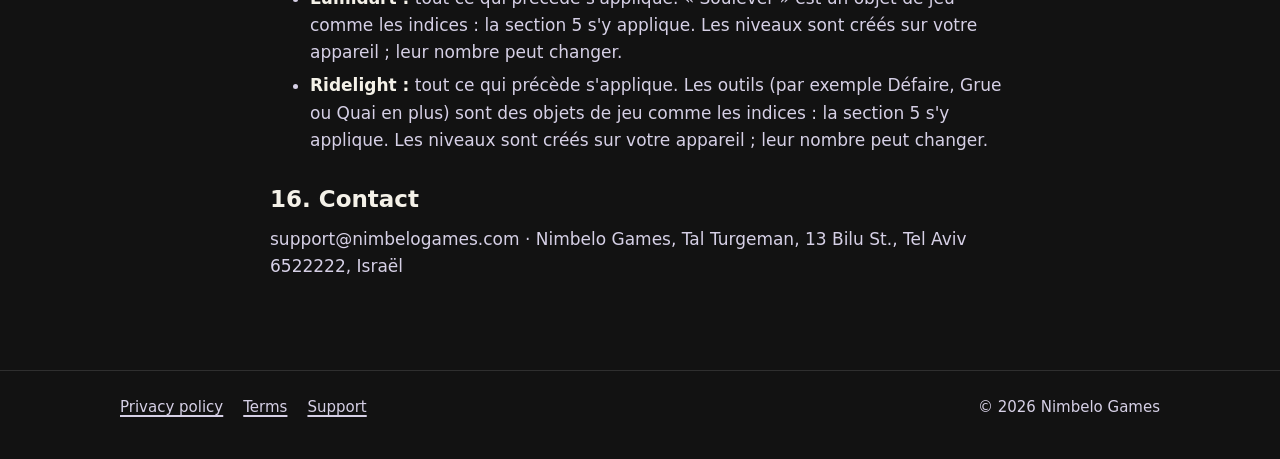
<file: terms/fr/index.html>
<!doctype html>
<html lang="fr">
<head>
<meta charset="utf-8">
<meta name="viewport" content="width=device-width, initial-scale=1">
<title>Conditions d&#x27;utilisation | Nimbelo Games</title>
<meta name="theme-color" content="#15122A">
<link rel="icon" href="/assets/favicon.svg?v=a6698d24" type="image/svg+xml">
<link rel="stylesheet" href="/site.css?v=e7bec332">
</head>
<body class="studio">
<a class="skip" href="#main">Skip to content</a>
<header class="site-header"><div class="wrap">
  <a class="studio-name" href="/">Nimbelo Games</a>
  <nav class="site-nav" aria-label="Main"><a href="#games">Games</a><a href="/support/">Support</a></nav>
</div></header>
<main id="main"><div class="wrap legal">
<nav class="langs" aria-label="Language"><a href="/terms/" hreflang="en" lang="en">English</a> <a href="/terms/de/" hreflang="de" lang="de">Deutsch</a> <a href="/terms/fr/" hreflang="fr" lang="fr" aria-current="page">Français</a> <a href="/terms/es/" hreflang="es" lang="es">Español</a></nav>
<h1>Conditions d'utilisation</h1>
<p><strong>Nimbelo Games</strong> · Dernière mise à jour : 28 novembre 2026</p>
<p>Ces conditions s'appliquent lorsque vous téléchargez ou jouez à nos jeux sur Google Play :</p>
<ul><li><strong>Switchlight: Light Puzzle</strong> (com.nimbelogames.switchlight)</li><li><strong>Peekwise: Spot the Difference</strong> (com.nimbelogames.peekwise)</li><li><strong>Lumidart: Logic Puzzle</strong> (com.nimbelogames.lumidart)</li><li><strong>Ridelight: Bus Sort Puzzle</strong> (com.nimbelogames.ridelight)</li></ul>
<p>En jouant, vous acceptez ces conditions. Si vous ne les acceptez pas, merci de ne pas utiliser les jeux. Notre <a href="https://nimbelogames.com/privacy/fr">Politique de confidentialité</a> explique comment les données sont traitées.</p>
<h2 id="s1">1. Qui sommes-nous</h2>
<p>Nimbelo Games est le nom de développeur de Tal Turgeman, 13 Bilu St., Tel Aviv 6522222, Israël. Contact : <strong>support@nimbelogames.com</strong></p>
<h2 id="s2">2. Qui peut jouer</h2>
<p>Nos jeux sont conçus pour les adultes. Vous devez avoir l'âge requis dans votre pays pour accepter ces conditions, ou l'autorisation d'un parent ou tuteur. Les achats passent par votre compte Google et suivent les règles de Google Play.</p>
<h2 id="s3">3. Votre licence de jeu</h2>
<p>Nous vous accordons le droit personnel, non exclusif et non transférable d'installer nos jeux sur vos appareils et d'y jouer pour votre usage personnel et non commercial. Vous ne pouvez pas copier, vendre, louer, modifier ou désassembler les jeux, ni utiliser de triches, de bots ou de versions modifiées pour obtenir des pièces, des indices ou d'autres avantages. Les jeux, leurs images, sons, textes et code nous appartiennent ou appartiennent à nos concédants.</p>
<h2 id="s4">4. Le jeu est gratuit ; la publicité le finance</h2>
<ul><li>Les jeux sont gratuits à télécharger et à jouer. Ils affichent des publicités de Google AdMob entre les niveaux (pas dans les premiers niveaux) et proposent des publicités avec récompense facultatives, que vous choisissez de regarder.</li><li><strong>Jeu hors ligne :</strong> sans « Supprimer les pubs », vous pouvez jouer jusqu'à 5 niveaux d'affilée hors ligne. Le jeu vous demande ensuite de vous reconnecter. Le jeu en ligne n'est jamais limité, et vos 5 niveaux hors ligne reviennent dès qu'une publicité s'est affichée (n'importe laquelle, entre les niveaux ou avec récompense) ou que vous avez joué 3 niveaux en ligne, selon ce qui arrive en premier. Un niveau commencé en ligne peut toujours être terminé hors ligne. Les publicités, les achats (y compris l'achat de « Supprimer les pubs ») et Restaurer les achats nécessitent une connexion internet.</li><li><strong>Supprimer les pubs</strong> est un achat unique qui désactive les publicités entre les niveaux et lève la limite hors ligne : vous jouez hors ligne autant que vous voulez. Les publicités avec récompense facultatives restent disponibles. Sur un nouvel appareil, « Supprimer les pubs » se restaure dans les Paramètres avec <strong>Restaurer les achats</strong>, avec le même compte Google.</li></ul>
<h2 id="s5">5. Pièces, indices et autres objets virtuels</h2>
<ul><li>Les <strong>pièces et indices</strong> sont des objets de jeu. Vous pouvez les gagner en jouant ou les acheter dans la Boutique. Le support peut aussi vous envoyer un <strong>code cadeau</strong> gratuit pour des pièces (Paramètres &gt; Code cadeau). Un code cadeau s'utilise une fois par téléphone, uniquement dans le jeu pour lequel il a été créé, expire à la date indiquée avec le code, n'a aucune valeur monétaire et ne peut être ni vendu ni transmis.</li><li>Les <strong>jokers sprint</strong> (Lumidart) sont aussi des objets de jeu. Chacun permet de passer un niveau sprint. Vous en recevez un gratuit par jour (une connexion internet est nécessaire) ; s'il n'est pas utilisé, il expire à 00:00 UTC. Vous pouvez en acheter d'autres dans la Boutique avec des pièces ou de l'argent. Ceux que vous achetez n'expirent pas.</li><li>Ils n'ont <strong>aucune valeur monétaire</strong>, ne peuvent pas être échangés contre de l'argent ou des biens réels, ni transférés à un autre joueur, et ne s'utilisent que dans le jeu d'où ils proviennent.</li><li>Un achat vous donne une licence d'utilisation de ces objets dans le jeu ; il ne vous rend propriétaire de rien en dehors du jeu.</li><li>Nous pouvons modifier le fonctionnement des objets ou leur coût dans le jeu (par exemple le prix d'un indice en pièces) pour garder le jeu équilibré. Nous ne retirons pas les pièces, indices ou autres objets achetés, sauf dans les cas décrits à la section 8 (triche) ou si un achat est remboursé ou annulé.</li><li>Les packs et lots fixes contiennent toujours exactement ce qu'affiche la Boutique. <strong>Rien d'aléatoire n'est vendu contre de l'argent réel.</strong></li></ul>
<h2 id="s6">6. Roue des prix</h2>
<p>La roue des prix peut être tournée gratuitement après une série de victoires, ou après avoir regardé une publicité facultative (nombre limité par jour). Elle n'est jamais vendue contre de l'argent ou des pièces. Chaque tour fait gagner des pièces ou des indices ; la probabilité de chaque prix est affichée dans le jeu sous <strong>Chances de gain</strong> avant de tourner. Les prix sont des objets de jeu au sens de la section 5 et n'ont aucune valeur réelle.</p>
<h2 id="s7">7. Achats, prix et remboursements</h2>
<ul><li>Tous les achats sont traités par <strong>Google Play</strong>. Les conditions et les règles de remboursement de Google Play s'appliquent au paiement ; les prix sont affichés dans la Boutique dans votre devise.</li><li>Les pièces, indices et « Supprimer les pubs » sont des contenus numériques fournis immédiatement. Si vous vivez dans l'UE ou au Royaume-Uni, vous pouvez disposer d'un droit légal de rétractation pour les achats en ligne ; pour les contenus numériques fournis immédiatement, ce droit peut prendre fin dès le début de la fourniture si vous l'avez accepté lors de l'achat. Cela n'affecte pas vos autres droits légaux, par exemple si un objet n'a pas été livré ou ne fonctionne pas.</li><li>Si un achat n'est pas arrivé, essayez d'abord <strong>Restaurer les achats</strong>, puis contactez-nous avec votre numéro de commande Google Play. Pour un remboursement, vous pouvez aussi utiliser la demande de remboursement de Google Play.</li></ul>
<h2 id="s8">8. Jeu loyal</h2>
<p>Si nous constatons que des pièces, indices ou achats ont été obtenus par triche, exploitation d'un bug, abus de remboursement ou applications modifiées, nous pouvons retirer ces objets. Nous agissons seulement en proportion de ce qui s'est passé.</p>
<h2 id="s9">9. Sauvegarde en ligne</h2>
<p class="note">La sauvegarde en ligne n'est pas encore disponible dans nos jeux. D'ici là, votre progression, vos pièces, vos indices et « Supprimer les pubs » sont enregistrés uniquement sur votre appareil, et « Supprimer les pubs » peut toujours être restauré via Google Play avec Restaurer les achats. Le reste de cette section s'applique dès que la sauvegarde en ligne est activée.</p>
<p>Si vous vous connectez à Google Play Jeux, votre progression est enregistrée dans votre compte Google pour continuer sur un autre appareil. Nous faisons notre possible pour qu'elle soit fiable, mais la sauvegarde en ligne dépend du service de Google et de votre connexion, et nous ne pouvons pas garantir qu'elle n'échoue jamais. Les pièces, indices et « Supprimer les pubs » achetés sont protégés dans la sauvegarde (et « Supprimer les pubs » peut toujours être restauré via Google Play). Vous pouvez supprimer votre sauvegarde en ligne dans le jeu : <strong>Paramètres &gt; Supprimer la sauvegarde en ligne</strong>.</p>
<h2 id="s10">10. Modifications et disponibilité</h2>
<p>Nous pouvons mettre à jour les jeux, ajouter ou retirer des fonctions ou des niveaux ou, avec un préavis raisonnable si possible, cesser de proposer un jeu. Si nous arrêtons un jeu, les objets achetés peuvent ne plus être utilisables ; lorsque la loi vous accorde des droits dans ce cas, ils s'appliquent.</p>
<h2 id="s11">11. Notre responsabilité</h2>
<p>Nous fournissons les jeux avec un soin raisonnable. Sauf lorsque la loi l'interdit, nous ne sommes pas responsables des dommages indirects ni des problèmes causés par votre appareil, votre connexion, les services de Google ou les publicités de tiers. <strong>Rien dans ces conditions ne limite une responsabilité qui ne peut pas l'être légalement, ni ne vous prive de vos droits impératifs de consommateur</strong> selon la loi du pays où vous vivez.</p>
<h2 id="delete">12. Services tiers</h2>
<p>Les publicités, achats et Play Jeux sont fournis par Google selon ses propres conditions. Le contenu des publicités provient des annonceurs, pas de nous.</p>
<h2 id="s13">13. Droit applicable et litiges</h2>
<p>Ces conditions sont régies par le droit de l'État d'Israël. Si vous êtes un consommateur, ce choix de loi ne vous prive pas de la protection des lois impératives de protection des consommateurs du pays où vous vivez. Lorsque ces lois vous permettent de saisir les tribunaux de votre lieu de résidence, vous pouvez le faire. Contactez-nous d'abord à support@nimbelogames.com ; la plupart des problèmes se règlent rapidement.</p>
<h2 id="s14">14. Modification de ces conditions</h2>
<p>Nous pouvons modifier ces conditions, par exemple lorsque nous ajoutons un jeu ou une fonction. Nous mettons alors à jour la date de « Dernière mise à jour » sur cette page ; les changements importants sont signalés dans les notes de mise à jour du jeu. Si vous continuez à jouer après une modification, les nouvelles conditions s'appliquent.</p>
<h2 id="s15">15. Notes par jeu</h2>
<ul><li><strong>Switchlight :</strong> tout ce qui précède s'applique. Les niveaux sont générés sur votre appareil ; leur nombre peut changer.</li><li><strong>Peekwise :</strong> tout ce qui précède s'applique. Les images ont été créées avec l'aide d'outils d'IA.</li><li><strong>Lumidart :</strong> tout ce qui précède s'applique. « Soulever » est un objet de jeu comme les indices : la section 5 s'y applique. Les niveaux sont créés sur votre appareil ; leur nombre peut changer.</li><li><strong>Ridelight :</strong> tout ce qui précède s'applique. Les outils (par exemple Défaire, Grue ou Quai en plus) sont des objets de jeu comme les indices : la section 5 s'y applique. Les niveaux sont créés sur votre appareil ; leur nombre peut changer.</li></ul>
<h2 id="s16">16. Contact</h2>
<p>support@nimbelogames.com · Nimbelo Games, Tal Turgeman, 13 Bilu St., Tel Aviv 6522222, Israël</p>
</div></main>
<footer class="site-footer"><div class="wrap">
  <nav aria-label="Footer"><a href="/privacy">Privacy policy</a><a href="/terms">Terms</a><a href="/support/">Support</a></nav>
  <span>© 2026 Nimbelo Games</span>
</div></footer>
</body>
</html>
</file>
<file: site.css>
/* Nimbelo Games website v1 (Designer, 2026-11-20).
   Plain CSS, system fonts only, no third-party requests, no JavaScript needed.
   Three themes on <body>: .studio (home, support), .switchlight, .peekwise.
   All text pairs checked: body text >= 7:1, small/secondary text >= 4.5:1. */

:root{
  color-scheme: dark;
  --font: system-ui, -apple-system, "Segoe UI", Roboto, "Helvetica Neue", Arial, sans-serif;
  --text: #F4F1E8;
  --radius: 20px;
  --max: 1080px;
  --gutter: 20px;
}

/* ---- themes ---- */
.studio{      --top:#15122A; --bottom:#211B3D; --surface:#2A2350; --raised:#3A3166; --text2:#D6D0E6; --muted:#B4ACCB; --accent:#C7B6FF; --onAccent:#15122A; --accentEdge:#8E7BD6; --line:#FFFFFF1F; }
.switchlight{ --top:#2A1E4F; --bottom:#8A3F5E; --surface:#34265E; --raised:#46356F; --text2:#E3D3E6; --muted:#BBA8CC; --accent:#FFC94D; --onAccent:#1A1300; --accentEdge:#C98F12; --line:#FFFFFF1F; }
.lumidart{    --top:#0B1230; --bottom:#1A2352; --surface:#172049; --raised:#24306A; --text2:#D3D9F2; --muted:#A9B3D9; --accent:#C8F560; --onAccent:#172300; --accentEdge:#6E9A1F; --line:#FFFFFF1F; }
.ridelight{   --top:#0E1D1A; --bottom:#1C372F; --surface:#17312A; --raised:#25463C; --text2:#D4E2D9; --muted:#A6BDB1; --accent:#F2E3BE; --onAccent:#0E1D1A; --accentEdge:#A8946A; --line:#FFFFFF1F; }
.peekwise{    --top:#0E2F3B; --bottom:#144652; --surface:#15404C; --raised:#1F5566; --text2:#CFE3DF; --muted:#A9CBC6; --accent:#FF8A5C; --onAccent:#2B0F02; --accentEdge:#C2522A; --mint:#5CF2B5; --line:#FFFFFF1F; }

*{box-sizing:border-box}
html{background:var(--top)}
body{margin:0;font:17px/1.6 var(--font);color:var(--text);background:linear-gradient(var(--top),var(--bottom)) fixed;min-height:100vh;-webkit-text-size-adjust:100%}
img,svg{max-width:100%;display:block}
a{color:var(--text);text-decoration:underline;text-decoration-thickness:1.5px;text-underline-offset:3px}
a:hover{text-decoration-thickness:2.5px}
:focus-visible{outline:3px solid var(--accent);outline-offset:3px;border-radius:6px}
.wrap{max-width:var(--max);margin:0 auto;padding:0 var(--gutter)}
.skip{position:absolute;left:-999px}.skip:focus{left:var(--gutter);top:8px;background:var(--surface);padding:8px 12px;z-index:9}

/* ---- header ---- */
.site-header{padding:18px 0}
.site-header .wrap{display:flex;align-items:center;justify-content:space-between;gap:16px;flex-wrap:wrap}
.studio-name{font-weight:800;font-size:20px;letter-spacing:.3px;text-decoration:none}
.site-nav{display:flex;gap:18px;font-size:16px}
.site-nav a{text-decoration:none;color:var(--text2);padding:6px 2px}
.site-nav a[aria-current=page]{color:var(--text);text-decoration:underline}

/* ---- type ---- */
h1{font-size:clamp(34px,6vw,54px);line-height:1.1;margin:0 0 14px;font-weight:800;letter-spacing:-.5px}
h2{font-size:clamp(24px,3.4vw,30px);line-height:1.2;margin:0 0 12px;font-weight:750}
h3{font-size:19px;line-height:1.3;margin:0 0 6px}
.lead{font-size:clamp(18px,2.2vw,21px);color:var(--text2);max-width:36em;margin:0}
p{margin:0 0 12px}
section{padding:44px 0}
.muted{color:var(--muted)}

/* ---- buttons and pills ---- */
.btn{display:inline-flex;align-items:center;gap:8px;min-height:48px;padding:0 22px;border-radius:14px;font-weight:750;font-size:17px;text-decoration:none;color:var(--onAccent);background:var(--accent);box-shadow:0 5px 0 var(--accentEdge);transition:transform 80ms,box-shadow 80ms}
.btn:active{transform:translateY(4px);box-shadow:0 1px 0 var(--accentEdge)}
.btn.quiet{background:var(--raised);color:var(--text);box-shadow:0 5px 0 #00000055}
.soon{display:inline-flex;align-items:center;gap:8px;min-height:40px;padding:0 14px;border-radius:999px;background:#0000004D;border:1.5px solid var(--line);color:var(--text);font-size:15px;font-weight:650}
.soon::before{content:"";width:8px;height:8px;border-radius:50%;background:var(--accent)}
/* When live: replace .soon with Google's official "Get it on Google Play" badge
   (Google's files and rules only, verify on the Google Play badge page). */

/* ---- home ---- */
.hero{padding-top:40px;padding-bottom:28px;position:relative}
.hero-icons{position:absolute;right:var(--gutter);top:34px;width:250px;height:190px;pointer-events:none}
.hero-icons img{position:absolute;width:132px;height:132px;border-radius:22%;box-shadow:0 14px 34px #0008}
.hero-icons .sl{left:0;top:0;transform:rotate(-8deg);box-shadow:0 14px 34px #0008,0 0 40px #FFC94D40}
.hero-icons .pw{right:0;top:52px;transform:rotate(7deg);box-shadow:0 14px 34px #0008,0 0 40px #FF8A5C40}
@media (min-width:761px){.hero:has(.hero-icons){padding-right:calc(var(--gutter) + 270px)}}
@media (max-width:760px){.hero-icons{position:static;width:auto;height:auto;display:flex;gap:14px;margin:0 0 22px}.hero-icons img{position:static;width:60px;height:60px}.hero-icons .sl{transform:rotate(-5deg)}.hero-icons .pw{transform:rotate(5deg)}}
.games{display:grid;grid-template-columns:repeat(auto-fit,minmax(300px,1fr));gap:22px}
.game-card{transition:transform 220ms cubic-bezier(.22,1,.36,1),box-shadow 220ms;border-radius:26px;padding:24px;display:flex;flex-direction:column;gap:14px;background:linear-gradient(var(--top),var(--bottom));border:1.5px solid var(--line);box-shadow:0 18px 40px #0006}
.game-card .head{display:flex;align-items:center;gap:16px}
.game-card .icon{width:76px;height:76px;border-radius:22%;overflow:hidden;flex:none;box-shadow:0 6px 16px #0007}
.game-card .wordmark{height:38px;width:auto}
.game-card p{color:var(--text2);margin:0}
.game-card .actions{display:flex;flex-wrap:wrap;gap:12px;align-items:center;margin-top:auto}
.panel{background:var(--surface);border-radius:var(--radius);padding:26px;border:1.5px solid var(--line)}
.two{display:grid;grid-template-columns:repeat(auto-fit,minmax(300px,1fr));gap:22px}

/* ---- game pages ---- */
.game-hero{display:grid;grid-template-columns:1.1fr .9fr;gap:36px;align-items:center;padding-top:30px;padding-bottom:44px}
@media (max-width:820px){.game-hero{grid-template-columns:1fr}}
.game-hero .id{display:flex;align-items:center;gap:18px;margin-bottom:18px;flex-wrap:wrap}
.game-hero .icon{width:96px;height:96px;border-radius:22%;overflow:hidden;box-shadow:0 8px 22px #0007}
.game-hero .wordmark{height:72px;width:auto}
.subtitle{margin:4px 0 0;font-weight:700;font-size:18px;color:var(--text2)}
.peekwise .shot{border:3px solid #08202A}
.sr-h1{position:absolute;width:1px;height:1px;overflow:hidden;clip:rect(0 0 0 0)}
.shot{aspect-ratio:9/19.5;max-width:300px;width:100%;margin:0 auto;border-radius:30px;border:6px solid #0A0B14;background:var(--surface);box-shadow:0 18px 44px #0008;display:grid;place-items:center;text-align:center;color:var(--muted);font-size:14px;padding:16px;overflow:hidden}
.shot img{width:100%;height:100%;object-fit:cover;border-radius:24px}
.points{display:grid;gap:30px}
.point{display:grid;grid-template-columns:1fr 240px;gap:28px;align-items:center}
.point:nth-child(even){grid-template-columns:240px 1fr}
.point:nth-child(even) .shot{order:-1}
@media (max-width:720px){.point,.point:nth-child(even){grid-template-columns:1fr}.point:nth-child(even) .shot{order:0}.point .shot{max-width:240px}}
.point .num{display:inline-grid;place-items:center;width:34px;height:34px;border-radius:10px;background:var(--accent);color:var(--onAccent);font-weight:800;margin-bottom:10px;box-shadow:0 3px 0 var(--accentEdge)}

/* ---- FAQ (native details, works without JS) ---- */
.faq{display:grid;gap:10px;max-width:780px}
.faq details{background:var(--surface);border:1.5px solid var(--line);border-radius:16px}
.faq summary{cursor:pointer;list-style:none;padding:16px 50px 16px 18px;font-weight:700;position:relative;min-height:48px}
.faq summary::-webkit-details-marker{display:none}
.faq summary::after{content:"";position:absolute;right:20px;top:50%;width:10px;height:10px;border-right:2.5px solid var(--text2);border-bottom:2.5px solid var(--text2);transform:translateY(-70%) rotate(45deg);transition:transform 150ms}
.faq details[open] summary::after{transform:translateY(-30%) rotate(225deg)}
.faq .a{padding:0 18px 16px;color:var(--text2)}
.faq .a p:last-child{margin:0}
@media (prefers-reduced-motion:reduce){*{transition:none!important}}

/* ---- support ---- */
.mail{font-size:clamp(20px,3vw,26px);font-weight:750;word-break:break-word}
.checklist{margin:10px 0 0;padding-left:22px;color:var(--text2)}

/* ---- footer ---- */
.site-footer{border-top:1.5px solid var(--line);margin-top:30px;padding:24px 0 40px;font-size:15px;color:var(--text2)}
.site-footer .wrap{display:flex;flex-wrap:wrap;gap:12px 22px;align-items:center;justify-content:space-between}
.site-footer nav{display:flex;flex-wrap:wrap;gap:8px 20px}
.site-footer a{color:var(--text2)}

/* ---- motion (light touch; all of it off with prefers-reduced-motion) ---- */
@media (prefers-reduced-motion:no-preference){
  /* hero icons: a slow float, out of step with each other */
  .hero-icons .sl{animation:floatsl 6s ease-in-out infinite}
  .hero-icons .pw{animation:floatpw 6s ease-in-out -3s infinite}
  @keyframes floatsl{50%{translate:0 -6px}}
  @keyframes floatpw{50%{translate:0 -6px}}
  /* game cards lift a little on hover/focus */
  .game-card:hover,.game-card:focus-within{transform:translateY(-4px);box-shadow:0 26px 50px #0008}
  /* soft glow on game icons */
  .game-hero .icon{animation:iconglow 4.8s ease-in-out infinite}
  @keyframes iconglow{50%{box-shadow:0 8px 34px color-mix(in srgb,var(--accent) 45%,transparent)}}
  /* FAQ answers ease in */
  .faq details[open] .a{animation:fadein 220ms ease-out}
  @keyframes fadein{from{opacity:0;transform:translateY(-4px)}}
}

/* ---- phones (360-430 px): header stays on one line ---- */
@media (max-width:430px){
  :root{--gutter:16px}
  body{font-size:16px}
  .studio-name{font-size:17px}
  .site-nav{gap:12px;font-size:15px}
  .game-card{padding:20px}
  .game-card .icon{width:64px;height:64px}
  .game-hero .wordmark{height:54px}
  .game-card .wordmark{height:32px}
  .panel{padding:20px}
  section{padding:34px 0}
}

/* ---- legal pages (/privacy, /terms; added by the developer in the first build, kept here so rebuilds keep it) ---- */
.legal{max-width:780px;padding-top:24px;padding-bottom:48px}
.legal h1{margin-top:8px}
.legal h2{margin-top:32px;font-size:clamp(20px,2.6vw,23px);scroll-margin-top:16px}
.legal p,.legal li{color:var(--text2)}
.legal strong{color:var(--text)}
.legal li{margin:6px 0}
.legal code{font-size:.92em}
.legal .note{border-left:3px solid currentColor;padding-left:12px}
.langs{display:flex;flex-wrap:wrap;gap:8px 16px;font-size:.95em}
.langs a[aria-current]{font-weight:700;text-decoration:none}

/* ---- screenshots not ready yet: hide the empty frames (real screenshots only) ----
   Remove the "pending" class from a .shot when its real image goes in. */
.shot.pending{display:none}
.game-hero:has(.shot.pending){grid-template-columns:1fr;padding-bottom:20px}
.points:has(.shot.pending){grid-template-columns:repeat(auto-fit,minmax(240px,1fr));gap:18px}
.point:has(.shot.pending){display:block;background:var(--surface);border:1.5px solid var(--line);border-radius:var(--radius);padding:22px}

/* ---- copy v2 (Marketing 30aea82) ---- */
.hero-actions{display:flex;flex-wrap:wrap;gap:12px;margin-top:24px}
.sub{color:var(--text2);margin-top:10px}
.lead + .sub{font-size:clamp(16px,1.9vw,18px)}
/* "Play it your way": choices as small cards, each with a lit cell in the game colour */
.ways{list-style:none;margin:0;padding:0;display:grid;grid-template-columns:repeat(auto-fit,minmax(230px,1fr));gap:14px}
.ways li{position:relative;background:var(--surface);border:1.5px solid var(--line);border-radius:var(--radius);padding:18px 18px 18px 54px;color:var(--text2)}
.ways li::before{content:"";position:absolute;left:18px;top:21px;width:20px;height:20px;border-radius:6px;background:var(--accent);box-shadow:0 2px 0 var(--accentEdge),0 0 12px color-mix(in srgb,var(--accent) 45%,transparent)}
.ways strong{display:block;color:var(--text);margin-bottom:2px}
.ways-soon{margin-top:22px}
@media (max-width:430px){.hero-actions .btn{flex:1 1 auto;justify-content:center}}
.btn.switchlight,.btn.peekwise{background:var(--accent);min-height:48px}

/* In the works (games not released yet: no store link, no page) */
.next-h{margin:34px 0 14px}
.game-card .game-name{margin:0;font-size:22px;line-height:1.2;color:var(--text)}
.game-card .tag{font-size:15px;color:var(--muted)}
.game-card .banner{width:100%;height:auto;aspect-ratio:1024/500;border-radius:16px;object-fit:cover}

/* Join the test (marketing/website/join-the-test.md). One .test-card per game; theme class sets the colours. */
.test-intro{padding-top:28px;padding-bottom:8px}
.lang-switch{display:flex;flex-wrap:wrap;gap:8px 16px;font-size:15px;margin-bottom:18px}
.lang-switch a{color:var(--text2);text-decoration:none;padding:6px 2px}
.lang-switch a[aria-current=page]{color:var(--text);text-decoration:underline}
.facts{margin:18px 0 0;padding-left:22px;color:var(--text2);max-width:40em}
.facts li{margin:4px 0}
.test-card h2.game-name{margin:0;font-size:26px}
.steps{margin:0;padding-left:22px;color:var(--text2);display:grid;gap:16px}
.steps strong{color:var(--text)}
.steps .btn{margin-top:10px}
.test-note{margin-top:22px;color:var(--muted);font-size:15px;max-width:44em}
.panel h3{margin-top:18px}
.test-line{margin:12px 0 0;color:var(--text2)}
</file>
